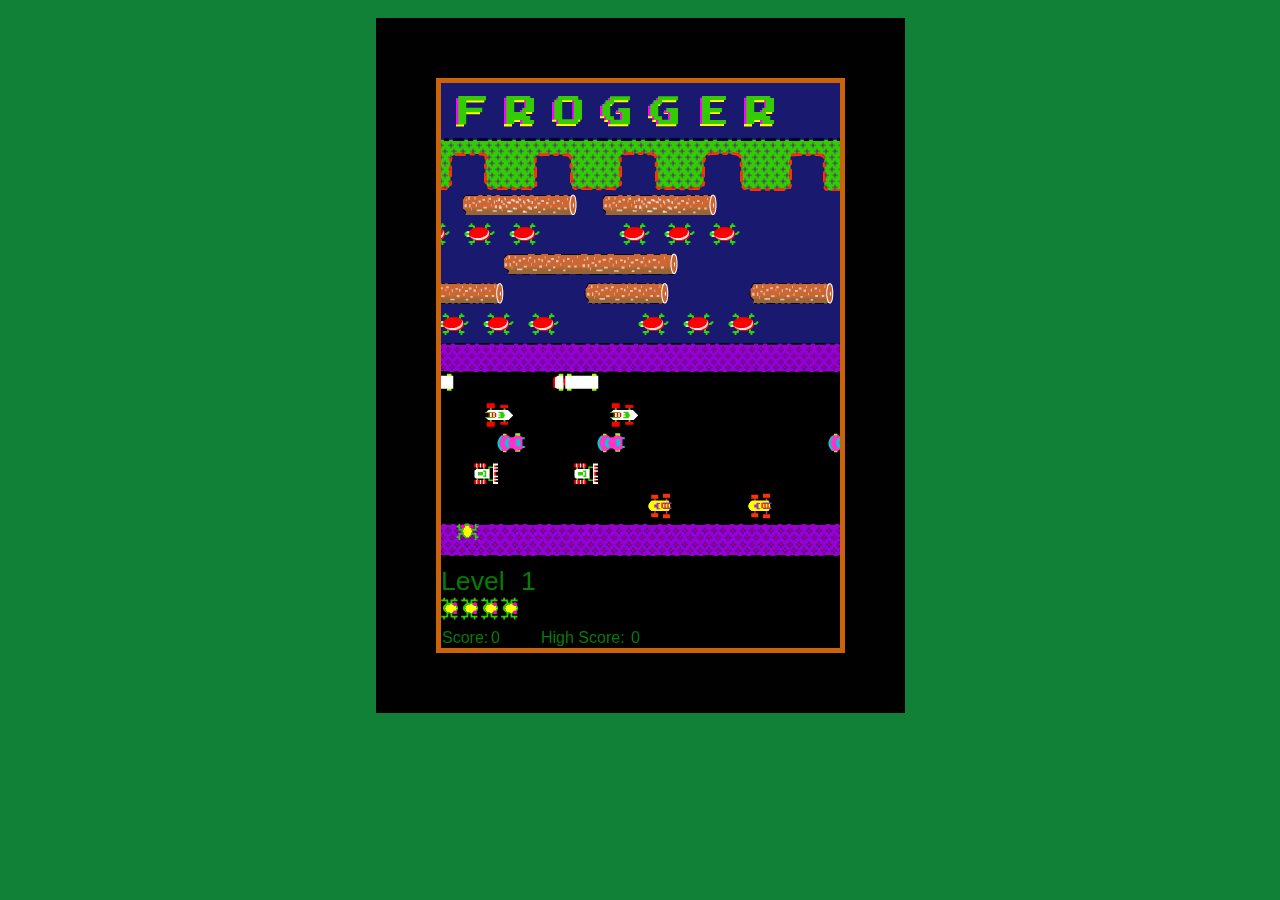
<file: frogger/index.html>
<!DOCTYPE html>
<html>

<head>
	<meta http-equiv="Content-Type" content="text/html; charset=ISO-8859-1">
	<title>Frogger</title>
	<link rel="stylesheet" href="style.css">
	<script src="game.js"></script>
</head>

<body onload="start_game()">
	<div id="game_div">
		<canvas id="game" height="565" width="399"></canvas>
	</div>
</body>

</html>
</file>
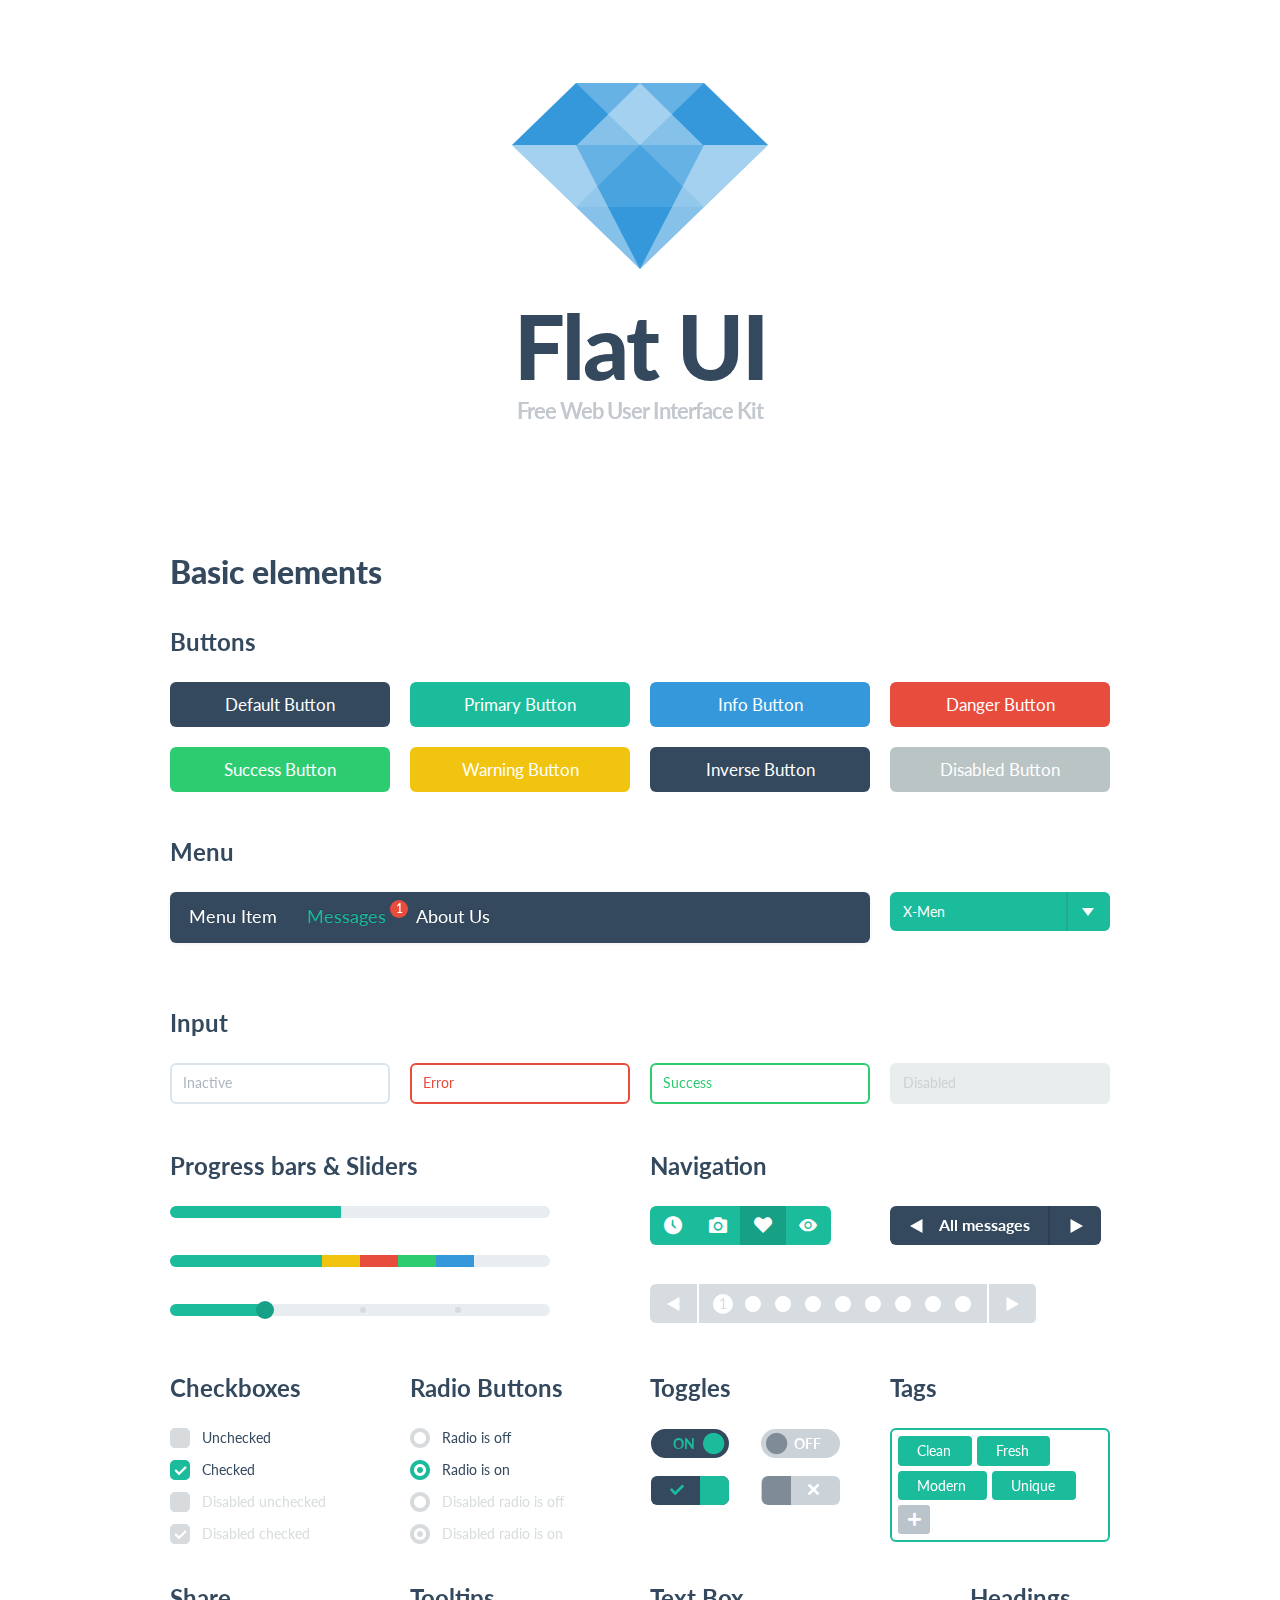
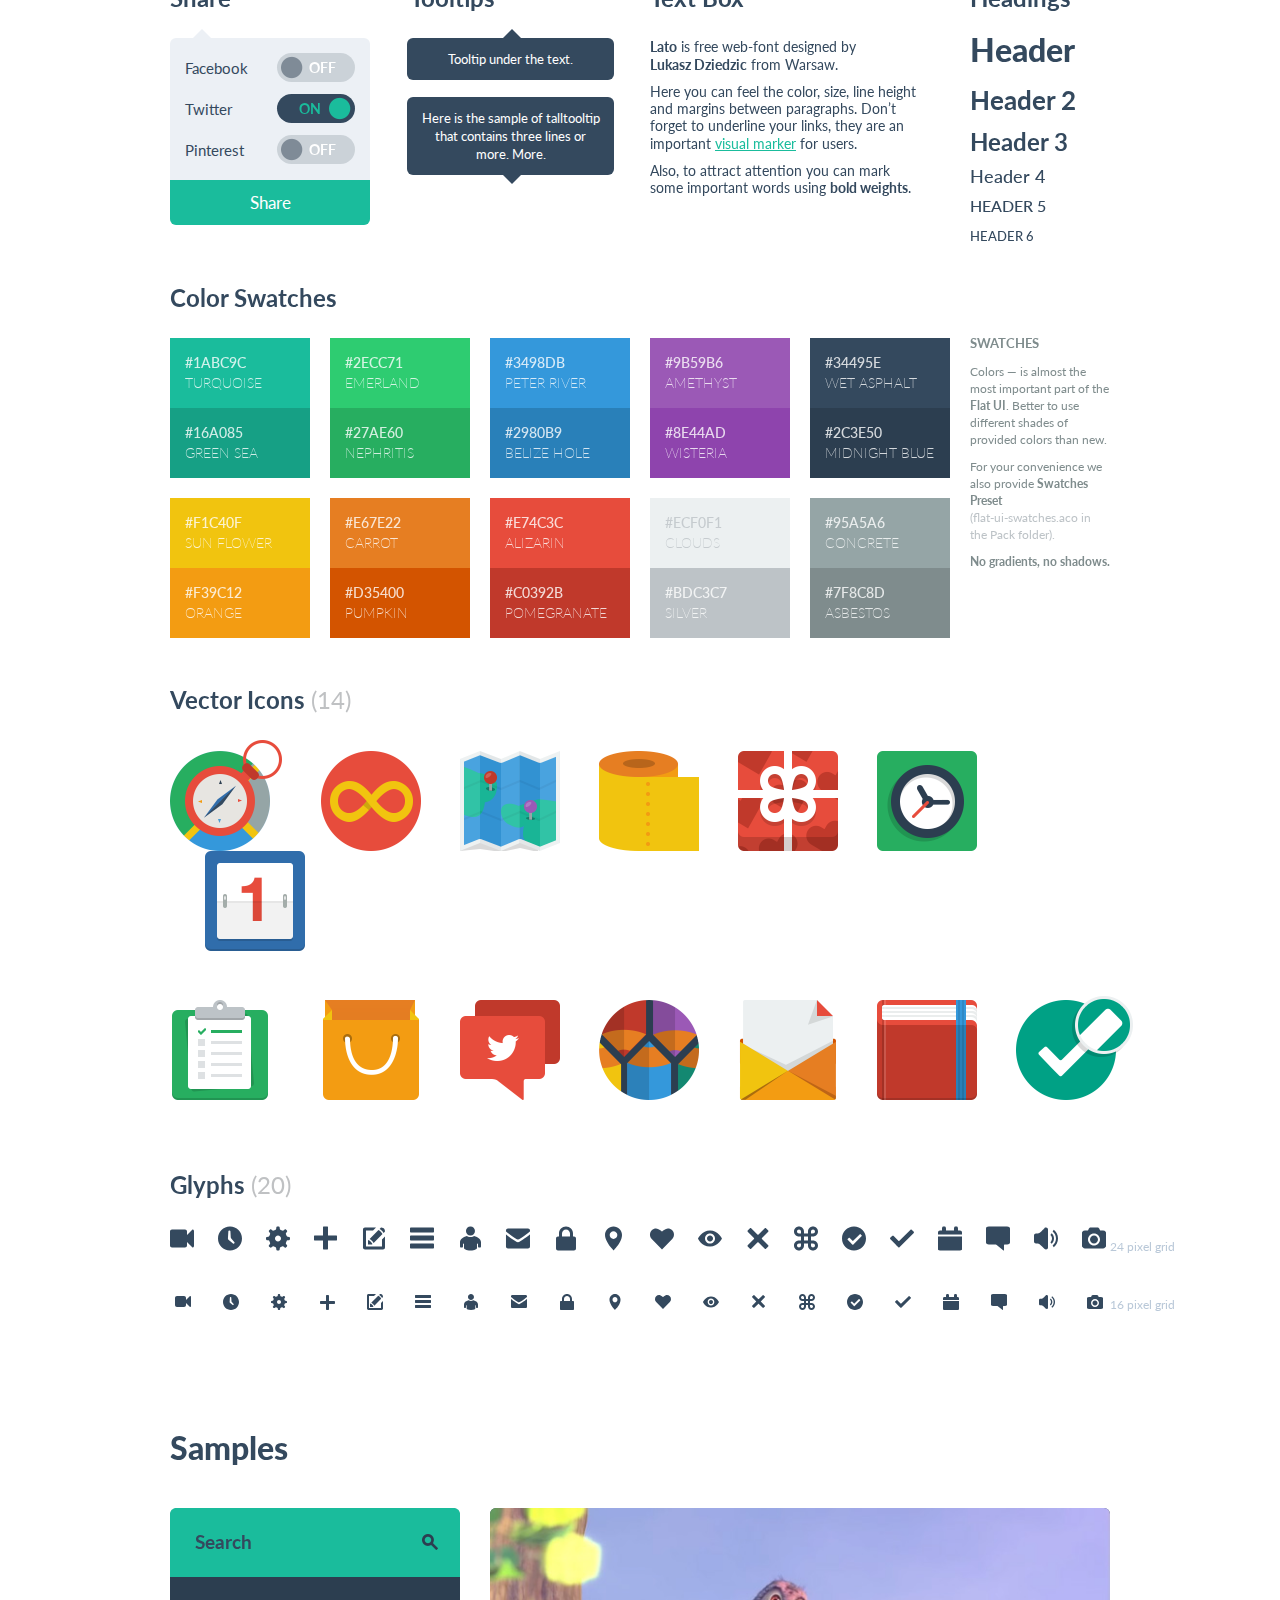
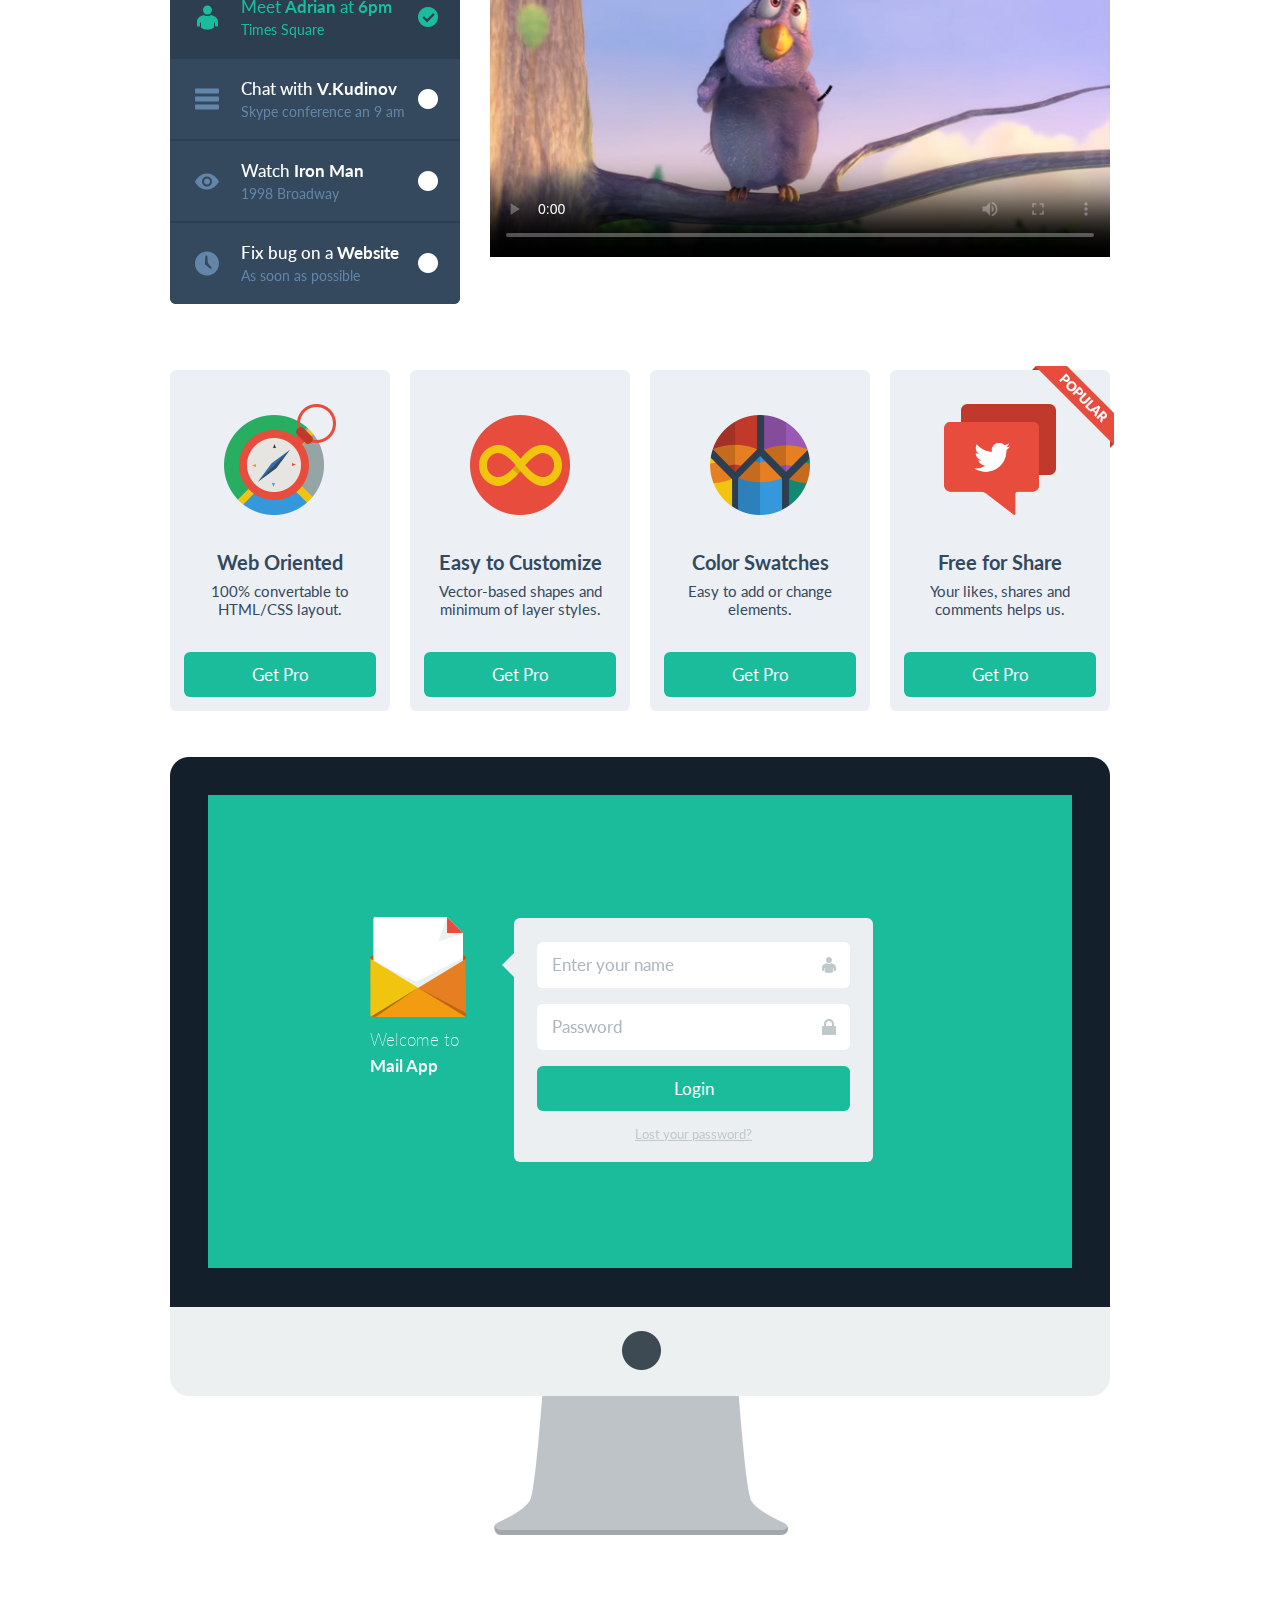
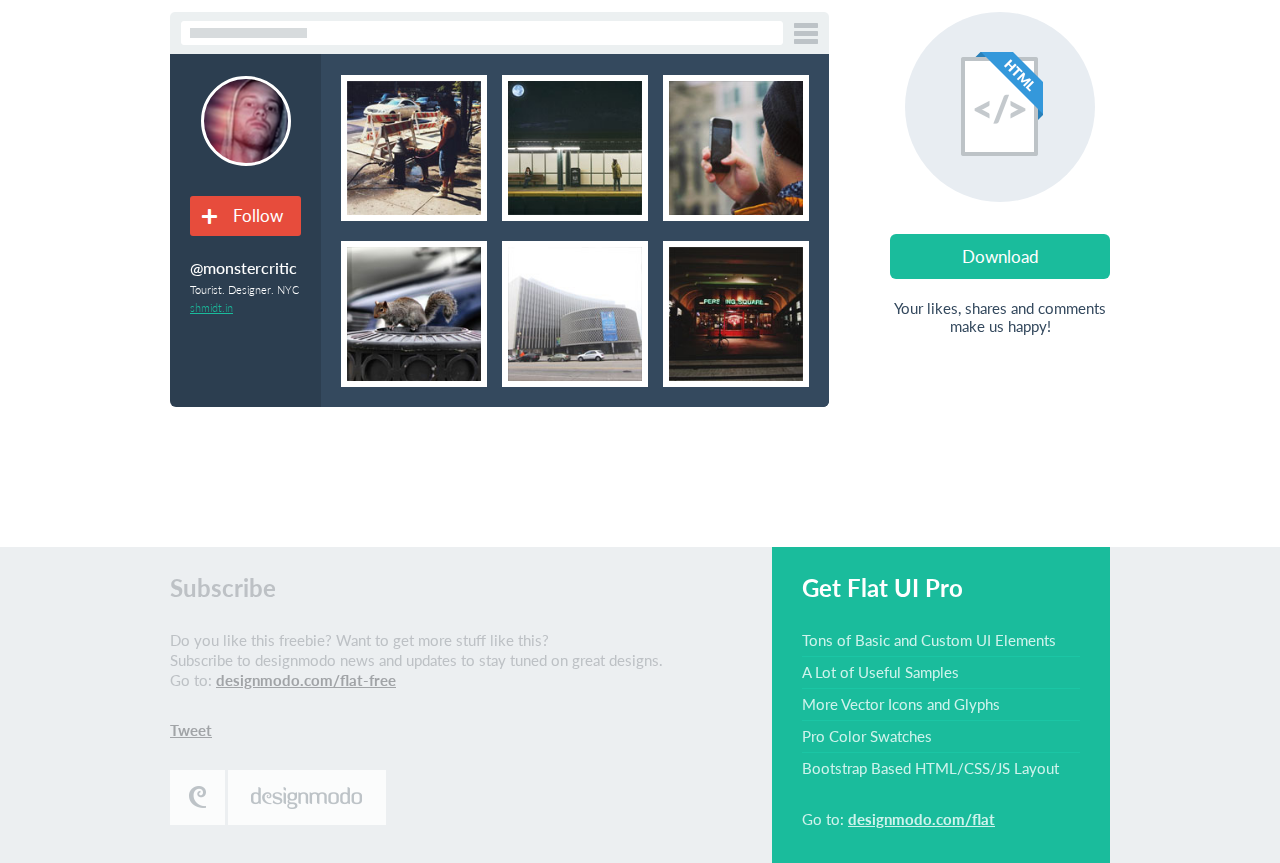
<file: security/Flat-UI-master/index.html>
<!DOCTYPE html>
<html lang="en">
  <head>
    <meta charset="utf-8">
    <title>Flat UI</title>
    <meta name="viewport" content="width=device-width, initial-scale=1.0">

    <!-- Loading Bootstrap -->
    <link href="css/bootstrap.css" rel="stylesheet">

    <!-- Loading Flat UI -->
    <link href="css/flat-ui.css" rel="stylesheet">
    <link rel="shortcut icon" href="images/favicon.ico">

    <!-- HTML5 shim, for IE6-8 support of HTML5 elements. All other JS at the end of file. -->
    <!--[if lt IE 9]>
      <script src="js/html5shiv.js"></script>
    <![endif]-->
  </head>
  <body>
    <div class="container">
      <div class="demo-headline">
        <h1 class="demo-logo">
          <div class="logo"></div>
          Flat UI
          <small>Free Web User Interface Kit</small>
        </h1>
      </div> <!-- /demo-headline -->

      <h1>Basic elements</h1>
      <h3 class="demo-panel-title">Buttons</h3>

      <div class="row demo-row">
        <div class="span3">
          <a href="#" class="btn btn-large btn-block">Default Button</a>
        </div>
        <div class="span3">
          <a href="#" class="btn btn-large btn-block btn-primary">Primary Button</a>
        </div>
        <div class="span3">
          <a href="#" class="btn btn-large btn-block btn-info">Info Button</a>
        </div>
        <div class="span3">
          <a href="#" class="btn btn-large btn-block btn-danger">Danger Button</a>
        </div>
      </div> <!-- /row -->

      <div class="row demo-row">
        <div class="span3">
          <a href="#" class="btn btn-large btn-block btn-success">Success Button</a>
        </div>
        <div class="span3">
          <a href="#" class="btn btn-large btn-block btn-warning">Warning Button</a>
        </div>
        <div class="span3">
          <a href="#" class="btn btn-large btn-block btn-inverse">Inverse Button</a>
        </div>
        <div class="span3">
          <a href="#" class="btn btn-large btn-block disabled">Disabled Button</a>
        </div>
      </div> <!-- /row -->

      <h3 class="demo-panel-title">Menu</h3>
      <div class="row demo-row">
        <div class="span9">
          <div class="navbar navbar-inverse">
            <div class="navbar-inner">
              <div class="container">
                <button type="button" class="btn btn-navbar" data-toggle="collapse" data-target=".nav-collapse">
                  <span class="icon-bar"></span>
                  <span class="icon-bar"></span>
                  <span class="icon-bar"></span>
                </button>
                <div class="nav-collapse collapse">
                  <ul class="nav">
                    <li>
                      <a href="#">
                        Menu Item
                        <span class="navbar-unread">1</span>
                      </a>
                    </li>
                    <li class="active">
                      <a href="#">
                        Messages
                        <span class="navbar-unread">1</span>
                      </a>
                      <ul>
                        <li><a href="#">Element One</a></li>
                        <li>
                          <a href="#">Sub menu</a>
                          <ul>
                            <li><a href="#">Element One</a></li>
                            <li><a href="#">Element Two</a></li>
                            <li><a href="#">Element Three</a></li>
                          </ul> <!-- /Sub menu -->
                        </li>
                        <li><a href="#">Element Three</a></li>
                      </ul> <!-- /Sub menu -->
                    </li>
                    <li>
                      <a href="#">
                        About Us
                        <span class="navbar-unread">1</span>
                      </a>
                    </li>
                  </ul>
                </div><!--/.nav-collapse -->
              </div>
            </div>
          </div>
        </div>
        <div class="span3">
          <select value="X-Men" class="span3" tabindex="1" name="herolist">
            <option value="0">Choose hero</option>
            <option value="1">Spider Man</option>
            <option value="2">Wolverine</option>
            <option value="3">Captain America</option>
            <option value="X-Men" selected="selected">X-Men</option>
            <option value="Crocodile">Crocodile</option>
          </select>
        </div>
      </div> <!-- /row -->

      <h3 class="demo-panel-title">Input</h3>
      <div class="row">
        <div class="span3">
          <input type="text" value="" placeholder="Inactive" class="span3" />
        </div>
        <div class="span3">
          <div class="control-group error">
            <input type="text" value="Error" class="span3" />
          </div>
        </div>
        <div class="span3">
          <div class="control-group success">
            <input type="text" value="Success" class="span3" />
          </div>
        </div>
        <div class="span3">
          <input type="text" value="Disabled" disabled="disabled" class="span3" />
        </div>
      </div> <!-- /row -->

      <div class="row">
        <div class="span5">
          <h3 class="demo-panel-title">Progress bars &amp; Sliders</h3>
          <div class="progress">
            <div class="bar" style="width: 45%;"></div>
          </div>
          <br/>
          <div class="progress">
            <div class="bar" style="width: 40%;"></div>
            <div class="bar bar-warning" style="width: 10%;"></div>
            <div class="bar bar-danger" style="width: 10%;"></div>
            <div class="bar bar-success" style="width: 10%;"></div>
            <div class="bar bar-info" style="width: 10%;"></div>
          </div>
          <br/>
          <div id="slider" class="ui-slider">
            <div class="ui-slider-segment"></div>
            <div class="ui-slider-segment"></div>
            <div class="ui-slider-segment"></div>
          </div>
        </div> <!-- /sliders -->

        <div class="span6 offset1">
          <h3 class="demo-panel-title">Navigation</h3>
          <div class="row demo-navigation">
            <div class="span3">
              <div class="btn-toolbar">
                <div class="btn-group">
                  <a class="btn btn-primary" href="#"><i class="fui-time-16"></i></a>
                  <a class="btn btn-primary" href="#"><i class="fui-camera-16"></i></a>
                  <a class="btn btn-primary active" href="#"><i class="fui-heart-16"></i></a>
                  <a class="btn btn-primary" href="#"><i class="fui-eye-16"></i></a>
                </div>
              </div> <!-- /toolbar -->
            </div>
            <div class="span3 demo-pager">
              <ul class="pager">
                <li class="previous">
                  <a href="#">
                    <img src="images/pager/previous.png" />
                    All messages
                  </a>
                </li>
                <!-- <li class="pager-center">Center</li> -->
                <li class="next">
                  <a href="#">
                    <img src="images/pager/next.png" />
                  </a>
                </li>
              </ul> <!-- /pager -->
            </div>
          </div> <!-- /demo-navigation -->

          <div class="pagination">
            <ul>
              <li class="previous"><a href="#"><img src="images/pager/previous.png" /></a></li>
              <li class="active"><a href="#">1</a></li>
              <li><a href="#">2</a></li>
              <li><a href="#">3</a></li>
              <li><a href="#">4</a></li>
              <li><a href="#">5</a></li>
              <li><a href="#">6</a></li>
              <li><a href="#">7</a></li>
              <li><a href="#">8</a></li>
              <li><a href="#">9</a></li>
              <li class="next"><a href="#"><img src="images/pager/next.png" /></a></li>
            </ul>
          </div>
        </div> <!-- /navigation -->
      </div> <!-- /row -->

      <div class="row">
        <div class="span3">
          <h3 class="demo-panel-title">Checkboxes</h3>
          <label class="checkbox" for="checkbox1">
            <input type="checkbox" value="" id="checkbox1">
            Unchecked
          </label>
          <label class="checkbox" for="checkbox2">
            <input type="checkbox" checked="checked" value="" id="checkbox2">
            Checked
          </label>

          <label class="checkbox" for="checkbox3">
            <input type="checkbox" value="" id="checkbox3" disabled="">
            Disabled unchecked
          </label>
          <label class="checkbox" for="checkbox4">
            <input type="checkbox" checked="checked" value="" id="checkbox4" disabled="">
            Disabled checked
          </label>
        </div> <!-- /checkboxes span3 -->

        <div class="span3">
          <h3 class="demo-panel-title">Radio Buttons</h3>
          <label class="radio">
            <input type="radio" name="optionsRadios" id="optionsRadios1" value="option1">
            Radio is off
          </label>
          <label class="radio">
            <input type="radio" name="optionsRadios" id="optionsRadios2" value="option1" checked="">
            Radio is on
          </label>

          <label class="radio">
            <input type="radio" name="optionsRadiosDisabled" id="optionsRadios3" value="option2" disabled="">
            Disabled radio is off
          </label>
          <label class="radio">
            <input type="radio" name="optionsRadiosDisabled" id="optionsRadios4" value="option2" checked="" disabled="">
            Disabled radio is on
          </label>
        </div> <!-- /radios span3 -->

        <div class="span3">
          <h3 class="demo-panel-title">Toggles</h3>

          <table width="100%">
            <tr>
              <td width="50%">
                <div class="toggle">
                  <label class="toggle-radio" for="toggleOption2">ON</label>
                  <input type="radio" name="toggleOptions" id="toggleOption1" value="option1" checked="checked">
                  <label class="toggle-radio" for="toggleOption1">OFF</label>
                  <input type="radio" name="toggleOptions" id="toggleOption2" value="option2">
                </div>
              </td>

              <td>
                <div class="toggle">
                  <label class="toggle-radio" for="toggleOption4">ON</label>
                  <input type="radio" name="toggleOptions2" id="toggleOption3" value="option3">
                  <label class="toggle-radio" for="toggleOption3">OFF</label>
                  <input type="radio" name="toggleOptions2" id="toggleOption4" value="option4" checked="checked">
                </div>
              </td>
            </tr>
            <tr>
              <td>
                <div class="toggle toggle-icon">
                  <label class="toggle-radio fui-checkmark-16" for="toggleOption6"></label>
                  <input type="radio" name="toggleOptions3" id="toggleOption5" value="option5" checked="checked">
                  <label class="toggle-radio fui-cross-16" for="toggleOption5"></label>
                  <input type="radio" name="toggleOptions3" id="toggleOption6" value="option6">
                </div>
              </td>

              <td>
                <div class="toggle toggle-icon">
                  <label class="toggle-radio fui-checkmark-16" for="toggleOption8"></label>
                  <input type="radio" name="toggleOptions4" id="toggleOption7" value="option7">
                  <label class="toggle-radio fui-cross-16" for="toggleOption7"></label>
                  <input type="radio" name="toggleOptions4" id="toggleOption8" value="option8" checked="checked">
                </div>
              </td>
            </tr>
          </table>
        </div> <!-- /toggles span3 -->

        <div class="span3">
          <h3 class="demo-panel-title">Tags</h3>
          <input name="tagsinput" id="tagsinput" class="tagsinput" value="Clean,Fresh,Modern,Unique" />
        </div>
      </div> <!-- /row -->

      <div class="row">
        <div class="span3">
          <h3 class="demo-panel-title">Share</h3>
          <div class="share mrl">
            <ul>
              <li>
                <label class="share-label" for="share-toggle2">Facebook</label>
                <div class="toggle">
                  <label class="toggle-radio" for="share-toggle2">ON</label>
                  <input type="radio" name="share-toggles" id="share-toggle2" value="toggle1">
                  <label class="toggle-radio" for="share-toggle1">OFF</label>
                  <input type="radio" name="share-toggles" id="share-toggle1" value="toggle2" checked="checked">
                </div>
              </li>
              <li>
                <label class="share-label" for="share-toggle4">Twitter</label>
                <div class="toggle">
                  <label class="toggle-radio" for="share-toggle4">ON</label>
                  <input type="radio" name="share-toggles2" id="share-toggle4" value="toggle1" checked="checked">
                  <label class="toggle-radio" for="share-toggle3">OFF</label>
                  <input type="radio" name="share-toggles2" id="share-toggle3" value="toggle2">
                </div>
              </li>
              <li>
                <label class="share-label" for="share-toggle6">Pinterest</label>
                <div class="toggle">
                  <label class="toggle-radio" for="share-toggle6">ON</label>
                  <input type="radio" name="share-toggles3" id="share-toggle6" value="toggle1">
                  <label class="toggle-radio" for="share-toggle5">OFF</label>
                  <input type="radio" name="share-toggles3" id="share-toggle5" value="toggle2" checked="checked">
                </div>
              </li>
            </ul>
            <a href="#" class="btn btn-primary btn-block btn-large">Share</a>
          </div> <!-- /share -->
        </div>

        <div class="span3">
          <div class="demo-tooltips">
            <h3 class="demo-panel-title">Tooltips</h3>
            <p align="center" data-toggle="tooltip" data-placement="bottom" title="Tooltip under the text."></p>
            <p align="center" data-toggle="tooltip" title="Here is the sample of talltooltip that contains three lines or more. More."></p>
          </div>
        </div> <!-- /span3 with tooltips -->

        <div class="span4">
          <div class="demo-text-box prl">
            <h3 class="demo-panel-title">Text Box</h3>
            <p><strong>Lato</strong> is free web-font designed by <strong>Lukasz&nbsp;Dziedzic</strong> from Warsaw.</p>
            <p>Here you can feel the color, size, line height and margins between paragraphs. Don’t forget to underline 
              your links, they are an important <a href="#">visual marker</a> for users.</p>
            <p>Also, to attract attention you can mark some&nbsp;important words using <strong>bold weights</strong>.</p>
          </div>
        </div> <!-- /text box -->

        <div class="span2">
          <h3 class="demo-panel-title demo-headings">Headings</h3>
          <h1>Header</h1>
          <h2>Header 2</h2>
          <h3>Header 3</h3>
          <h4>Header 4</h4>
          <h5>Header 5</h5>
          <h6>Header 6</h6>
        </div> <!-- /headings -->
      </div> <!-- /row -->

      <div class="row">
        <div class="span10">
          <h3 class="demo-panel-title">Color Swatches</h3>
          <div class="row mbl">
            <div class="span2">
              <dl class="palette palette-firm">
                <dt>#1abc9c</dt>
                <dd>Turquoise</dd>
              </dl>
              <dl class="palette palette-firm-dark">
                <dt>#16a085</dt>
                <dd>Green sea</dd>
              </dl>
            </div>

            <div class="span2">
              <dl class="palette palette-success">
                <dt>#2ecc71</dt>
                <dd>Emerland</dd>
              </dl>
              <dl class="palette palette-success-dark">
                <dt>#27ae60</dt>
                <dd>Nephritis</dd>
              </dl>
            </div>

            <div class="span2">
              <dl class="palette palette-info">
                <dt>#3498db</dt>
                <dd>Peter river</dd>
              </dl>
              <dl class="palette palette-info-dark">
                <dt>#2980b9</dt>
                <dd>Belize hole</dd>
              </dl>
            </div>

            <div class="span2">
              <dl class="palette palette-amethyst">
                <dt>#9b59b6</dt>
                <dd>Amethyst</dd>
              </dl>
              <dl class="palette palette-wisteria">
                <dt>#8e44ad</dt>
                <dd>Wisteria</dd>
              </dl>
            </div>

            <div class="span2">
              <dl class="palette palette-night">
                <dt>#34495e</dt>
                <dd>Wet asphalt</dd>
              </dl>
              <dl class="palette palette-night-dark">
                <dt>#2c3e50</dt>
                <dd>Midnight blue</dd>
              </dl>
            </div>
          </div> <!-- /color swatches -->

          <div class="row mbl">
            <div class="span2">
              <dl class="palette palette-bright">
                <dt>#f1c40f</dt>
                <dd>Sun flower</dd>
              </dl>
              <dl class="palette palette-bright-dark">
                <dt>#f39c12</dt>
                <dd>Orange</dd>
              </dl>
            </div>

            <div class="span2">
              <dl class="palette palette-carrot">
                <dt>#e67e22</dt>
                <dd>Carrot</dd>
              </dl>
              <dl class="palette palette-pumpkin">
                <dt>#d35400</dt>
                <dd>Pumpkin</dd>
              </dl>
            </div>

            <div class="span2">
              <dl class="palette palette-alizarin">
                <dt>#e74c3c</dt>
                <dd>Alizarin</dd>
              </dl>
              <dl class="palette palette-pomegranate">
                <dt>#c0392b</dt>
                <dd>Pomegranate</dd>
              </dl>
            </div>

            <div class="span2">
              <dl class="palette palette-clouds">
                <dt>#ecf0f1</dt>
                <dd>Clouds</dd>
              </dl>
              <dl class="palette palette-silver">
                <dt>#bdc3c7</dt>
                <dd>Silver</dd>
              </dl>
            </div>

            <div class="span2">
              <dl class="palette palette-concrete">
                <dt>#95a5a6</dt>
                <dd>Concrete</dd>
              </dl>
              <dl class="palette palette-asbestos">
                <dt>#7f8c8d</dt>
                <dd>Asbestos</dd>
              </dl>
            </div>
          </div> <!-- /color swatches -->
        </div>

        <div class="span2">
          <h3 class="demo-panel-title">&nbsp;</h3>
          <h6 class="palette-headline">SWATCHES</h6>
          <p class="palette-paragraph">
            Colors &mdash; is almost the most important part of the <strong>Flat UI</strong>. Better to use different shades of provided colors than new.
          </p>
          <p class="palette-paragraph">
            For your convenience we also provide <strong>Swatches Preset</strong> <span>(flat&#8209;ui&#8209;swatches.aco in the Pack folder).</span>
          </p>
          <p class="palette-paragraph">
            <strong>No gradients, no shadows.</strong>
          </p>
        </div> <!-- /swatches desc -->
      </div> <!-- /swatches row -->

      <h3 class="demo-panel-title">Vector Icons <small>(14)</small></h3>
      <div class="demo-illustrations">
        <img src="images/illustrations/compass.png" class="big-illustration" src="" />
        <img src="images/illustrations/infinity.png" src="" />
        <img src="images/illustrations/map.png" src="" />
        <img src="images/illustrations/paper.png" src="" />
        <img src="images/illustrations/gift.png" src="" />
        <img src="images/illustrations/time.png" src="" />
        <img src="images/illustrations/calendar.png" src="" />
      </div>
      <div class="demo-illustrations">
        <img src="images/illustrations/clipboard.png" class="big-illustration-pusher" src="" />
        <img src="images/illustrations/bag.png" src="" />
        <img src="images/illustrations/share.png" src="" />
        <img src="images/illustrations/colors.png" src="" />
        <img src="images/illustrations/mail.png" src="" />
        <img src="images/illustrations/book.png" src="" />
        <img src="images/illustrations/retina.png" class="big-retina-illustration" src="" />
      </div>

      <div class="demo-icons">
        <h3 class="demo-panel-title">Glyphs <small>(20)</small></h3>
        <div class="demo-icons-24">
          <span class="fui-video-24"></span>
          <span class="fui-time-24"></span>
          <span class="fui-settings-24"></span>
          <span class="fui-plus-24"></span>
          <span class="fui-new-24"></span>
          <span class="fui-menu-24"></span>
          <span class="fui-man-24"></span>
          <span class="fui-mail-24"></span>
          <span class="fui-lock-24"></span>
          <span class="fui-location-24"></span>
          <span class="fui-heart-24"></span>
          <span class="fui-eye-24"></span>
          <span class="fui-cross-24"></span>
          <span class="fui-cmd-24"></span>
          <span class="fui-checkround-24"></span>
          <span class="fui-checkmark-24"></span>
          <span class="fui-calendar-24"></span>
          <span class="fui-bubble-24"></span>
          <span class="fui-volume-24"></span>
          <span class="fui-camera-24"></span>
          <span class="demo-icons-tooltip">24 pixel grid</span>
        </div>

        <div class="demo-icons-16">
          <span class="fui-video-16"></span>
          <span class="fui-time-16"></span>
          <span class="fui-settings-16"></span>
          <span class="fui-plus-16"></span>
          <span class="fui-new-16"></span>
          <span class="fui-menu-16"></span>
          <span class="fui-man-16"></span>
          <span class="fui-mail-16"></span>
          <span class="fui-lock-16"></span>
          <span class="fui-location-16"></span>
          <span class="fui-heart-16"></span>
          <span class="fui-eye-16"></span>
          <span class="fui-cross-16"></span>
          <span class="fui-cmd-16"></span>
          <span class="fui-checkround-16"></span>
          <span class="fui-checkmark-16"></span>
          <span class="fui-calendar-16"></span>
          <span class="fui-bubble-16"></span>
          <span class="fui-volume-16"></span>
          <span class="fui-camera-16"></span>
          <span class="demo-icons-tooltip">16 pixel grid</span>
        </div>
      </div> <!-- /icon font row -->

      <h1 class="mbl pbl">Samples</h1>
      <div class="row demo-samples">
        <div class="span4">
          <div class="todo mrm">
            <div class="todo-search">
              <input class="todo-search-field" type="search" value="" placeholder="Search" />
            </div>
            <ul>
              <li class="todo-done">
                <div class="todo-icon fui-man-24"></div>
                <div class="todo-content">
                  <h4 class="todo-name">
                    Meet <strong>Adrian</strong> at <strong>6pm</strong>
                  </h4>
                  Times Square
                </div>
              </li>

              <li>
                <div class="todo-icon fui-menu-24"></div>
                <div class="todo-content">
                  <h4 class="todo-name">
                    Chat with <strong>V.Kudinov</strong>
                  </h4>
                  Skype conference an 9 am
                </div>
              </li>

              <li>
                <div class="todo-icon fui-eye-24"></div>
                <div class="todo-content">
                  <h4 class="todo-name">
                    Watch <strong>Iron Man</strong>
                  </h4>
                  1998 Broadway
                </div>
              </li>

              <li>
                <div class="todo-icon fui-time-24"></div>
                <div class="todo-content">
                  <h4 class="todo-name">
                    Fix bug on a <strong>Website</strong>
                  </h4>
                  As soon as possible
                </div>
              </li>
            </ul>
          </div>
        </div> <!-- /todo list -->

        <div class="span8 demo-video">
          <!--[if !IE]> -->
            <video class="video-js" controls
              preload="auto" width="620" height="349" poster="images/video/poster.jpg" data-setup="{}">
              <source src="http://iurevych.github.com/Flat-UI-videos/big_buck_bunny.mp4" type="video/mp4">
              <source src="http://iurevych.github.com/Flat-UI-videos/big_buck_bunny.webm" type="video/webm">
            </video>
          <!-- <![endif]-->

          <!--[if IE]>
            <video class="video-js" controls
              preload="auto" width="620" height="256" poster="http://video-js.zencoder.com/oceans-clip.jpg" data-setup="{}">
              <source src="http://video-js.zencoder.com/oceans-clip.mp4" type='video/mp4'/>
              <source src="http://video-js.zencoder.com/oceans-clip.webm" type='video/webm'/>
            </video>
          <![endif]-->
        </div> <!-- /video -->
      </div>

      <div class="row demo-tiles">
        <div class="span3">
          <div class="tile">
            <img class="tile-image big-illustration" alt="" src="images/illustrations/compass.png" />
            <h3 class="tile-title">Web Oriented</h3>
            <p>100% convertable to HTML/CSS layout.</p>
            <a class="btn btn-primary btn-large btn-block" href="#">Get Pro</a>
          </div>
        </div>

        <div class="span3">
          <div class="tile">
            <img class="tile-image" alt="" src="images/illustrations/infinity.png" />
            <h3 class="tile-title">Easy to Customize</h3>
            <p>Vector-based shapes and minimum of layer styles.</p>
            <a class="btn btn-primary btn-large btn-block" href="#">Get Pro</a>
          </div>
        </div>

        <div class="span3">
          <div class="tile">
            <img class="tile-image" alt="" src="images/illustrations/colors.png" />
            <h3 class="tile-title">Color Swatches</h3>
            <p>Easy to add or change elements. </p>
            <a class="btn btn-primary btn-large btn-block" href="#">Get Pro</a>
          </div>
        </div>

        <div class="span3">
          <div class="tile tile-hot">
            <img class="tile-image big-illustration" alt="" src="images/illustrations/share.png" />
            <h3 class="tile-title">Free for Share</h3>
            <p>Your likes, shares and comments helps us.</p>
            <a class="btn btn-primary btn-large btn-block" href="#">Get Pro</a>
          </div>

        </div>
      </div> <!-- /tiles -->

      <div class="login">
        <div class="login-screen">
          <div class="login-icon">
            <img src="images/login/icon.png" alt="Welcome to Mail App" />
            <h4>Welcome to <small>Mail App</small></h4>
          </div>

          <div class="login-form">
            <div class="control-group">
              <input type="text" class="login-field" value="" placeholder="Enter your name" id="login-name" />
              <label class="login-field-icon fui-man-16" for="login-name"></label>
            </div>

            <div class="control-group">
              <input type="password" class="login-field" value="" placeholder="Password" id="login-pass" />
              <label class="login-field-icon fui-lock-16" for="login-pass"></label>
            </div>

            <a class="btn btn-primary btn-large btn-block" href="#">Login</a>
            <a class="login-link" href="#">Lost your password?</a>
          </div>
        </div>
      </div>

      <div class="row">
        <div class="span9">
          <div class="demo-browser">
            <div class="demo-browser-side">
              <div class="demo-browser-author"></div>
              <div class="demo-browser-action">
                <a class="btn btn-danger btn-large btn-block" href="http://twitter.com/monstercritic" target="_blank">
                  Follow
                </a>
              </div>
              <h5>@monstercritic</h5>
              <h6>
                Tourist. Designer. NYC
                <a href="http://shmidt.in" target="_blank">shmidt.in</a>
              </h6>
            </div>
            <div class="demo-browser-content">
              <img src="images/demo/browser-pic-1.jpg" alt="" />
              <img src="images/demo/browser-pic-2.jpg" alt="" />
              <img src="images/demo/browser-pic-3.jpg" alt="" />
              <img src="images/demo/browser-pic-4.jpg" alt="" />
              <img src="images/demo/browser-pic-5.jpg" alt="" />
              <img src="images/demo/browser-pic-6.jpg" alt="" />
            </div>
          </div>
        </div>

        <div class="span3">
          <div class="demo-download">
            <img src="images/demo/html-icon.png" src="Free PSD" />
          </div>

          <a href="https://github.com/designmodo/Flat-UI/archive/master.zip" class="btn btn-primary btn-large btn-block">Download</a>

          <p class="demo-download-text">Your likes, shares and comments make us happy!</p>
        </div>
      </div> <!-- /download area -->

    </div> <!-- /container -->

    <footer>
      <div class="container">
        <div class="row">
          <div class="span7">
            <h3 class="footer-title">Subscribe</h3>
            <p>Do you like this freebie? Want to get more stuff like this?<br/>
              Subscribe to designmodo news and updates to stay tuned on great designs.<br/>
              Go to: <a href="http://designmodo.com/flat-free" target="_blank">designmodo.com/flat-free</a>
            </p>

            <p class="pvl">
              <a href="https://twitter.com/share" class="twitter-share-button" data-url="http://designmodo.com/flat-free/" data-text="Flat UI Free - PSD&amp;HTML User Interface Kit" data-via="designmodo" data-size="large">Tweet</a>
              <script>!function(d,s,id){var js,fjs=d.getElementsByTagName(s)[0];if(!d.getElementById(id)){js=d.createElement(s);js.id=id;js.src="//platform.twitter.com/widgets.js";fjs.parentNode.insertBefore(js,fjs);}}(document,"script","twitter-wjs");</script>
            </p>

            <a class="footer-brand" href="http://designmodo.com" target="_blank">
              <img src="images/footer/logo.png" alt="Designmodo.com" />
            </a>
          </div> <!-- /span8 -->

          <div class="span5">
            <div class="footer-banner">
              <h3 class="footer-title">Get Flat UI Pro</h3>
              <ul>
                <li>Tons of Basic and Custom UI Elements</li>
                <li>A Lot of Useful Samples</li>
                <li>More Vector Icons and Glyphs</li>
                <li>Pro Color Swatches</li>
                <li>Bootstrap Based HTML/CSS/JS Layout</li>
              </ul>
              Go to: <a href="http://designmodo.com/flat" target="_blank">designmodo.com/flat</a>
            </div>
          </div>
        </div>
      </div>
    </footer>

    <!-- Load JS here for greater good =============================-->
    <script src="js/jquery-1.8.2.min.js"></script>
    <script src="js/jquery-ui-1.10.0.custom.min.js"></script>
    <script src="js/jquery.dropkick-1.0.0.js"></script>
    <script src="js/custom_checkbox_and_radio.js"></script>
    <script src="js/custom_radio.js"></script>
    <script src="js/jquery.tagsinput.js"></script>
    <script src="js/bootstrap-tooltip.js"></script>
    <script src="js/jquery.placeholder.js"></script>
    <script src="http://vjs.zencdn.net/c/video.js"></script>
    <script src="js/application.js"></script>
    <!--[if lt IE 8]>
      <script src="js/icon-font-ie7.js"></script>
      <script src="js/icon-font-ie7-24.js"></script>
    <![endif]-->
  </body>
</html>
</file>
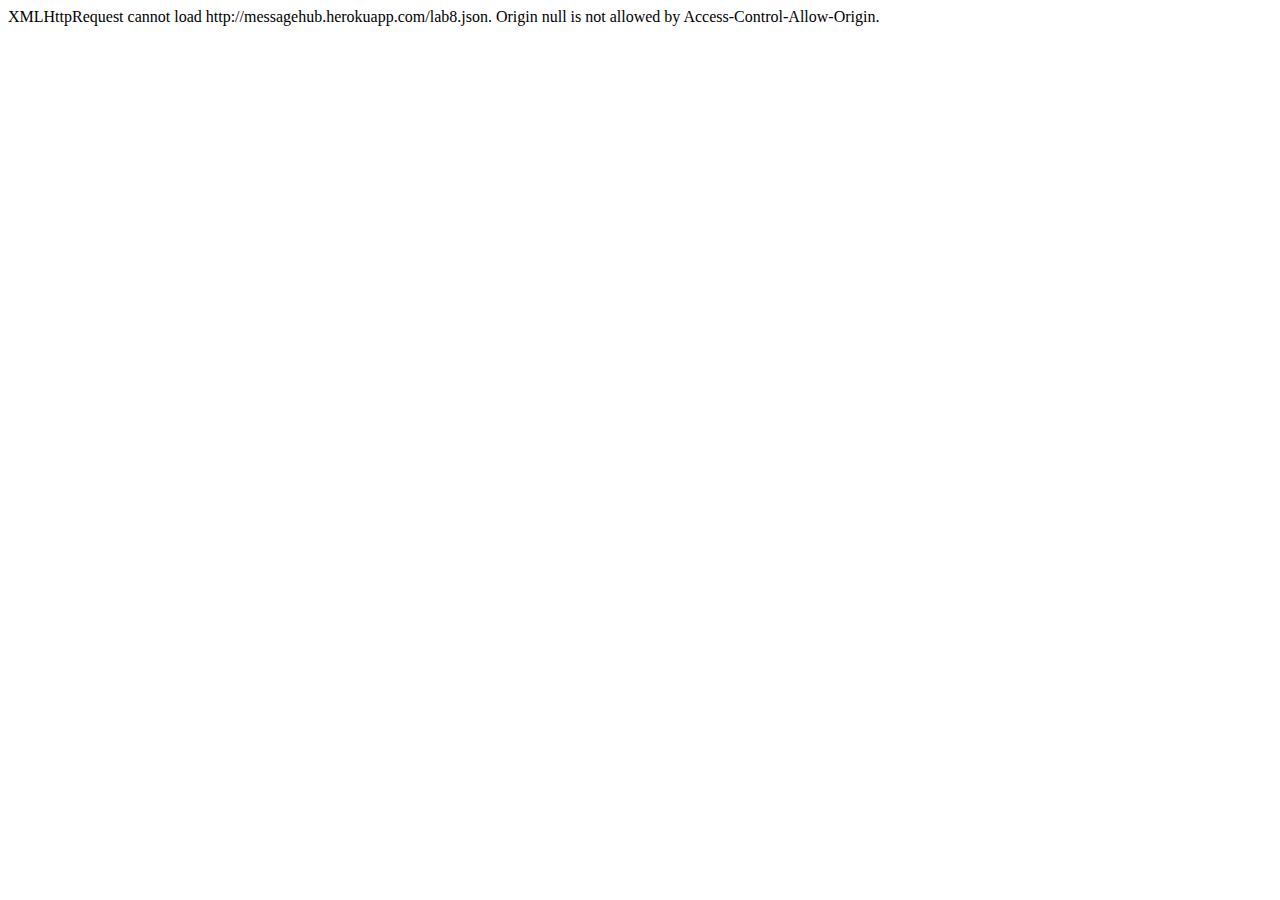
<file: jobs/jobs.html>
<!DOCTYPE html>

<html>

<head>
<title>Friends of Ming Chow Jobs Listing</title>
<script>
	var request;

	function init() {
		//Check if browser is IE or non-IE
		try {
			request = new XMLHttpRequest();
		}
		catch (ms1) {
			try {
 	   			request = new ActiveXObject("Msxml2.XMLHTTP");
  			}
  			catch (ms2) {
    			try {
      				request = new ActiveXObject("Microsoft.XMLHTTP");
    			}
    			catch (ex) {
      				request = null;
    			}
  			}
		}
		if (request == null) {
  			alert("Error creating request object --Ajax not supported?");
		}

		// Set up, execute, and handle the request
		request.onreadystatechange = parse;
		request.open("GET", "http://messagehub.herokuapp.com/lab8.json", true);
		request.send();

	}

	function parse() {
		if (request.readyState == 4 && request.status == 200) {
			str = request.responseText;
			//str = '[{"company":"Juniper Networks","created_at":"2013-02-11T20:38:52Z","description":"We are seeking interns to work in our Westford, MA corporate location in the area of network\\r\\nvirtualization and simulation working on various projects in the Junosphere engineering team.\\r\\nJunosphere is a unique cloud-based, virtualization environment where multiple virtual network devices\\r\\ncan be connected and configured to create network topologies. In this role, you will gain valuable\\r\\nhands-on experience in software development, large-scale networking environments, virtualization and\\r\\nsoftware reliability methodologies.","id":2,"location":"Westford, MA","position":"Intern: Software Engineer for Junosphere","posting_url":"","requirements":"- Hands-on experience working with switches, routers and firewalls\\r\\n- Good understanding of TCP/IP fundamentals and commonly used routing protocols (OSPF, BGP) \\u2013 (CS\\r\\n3516 Computer Networks or equivalent is a requirement)\\r\\n- Some experience using GNS3-Dynamips is a plus\\r\\n- LAN and WAN troubleshooting skills\\r\\n- Excellent documentation skills\\r\\n- Strong communication, interpersonal and organizational skills.\\r\\n- Able to work well independently and on a team, self-starter experience a plus as these projects are\\r\\nshort in time and small in scope\\r\\n- Scripting and programming expertise","responsibilities":"-Use the virtual capabilities of Junosphere to build proof-of-concept topology labs to demonstrate\\r\\nperformance and features of diverse network elements and tools inside the Junosphere ecosystem\\r\\n- Operational Test and Documentation of developed topologies\\r\\n- Syntax update of legacy topologies","updated_at":"2013-02-11T20:38:52Z"},{"company":"Juniper Networks","created_at":"2013-02-11T20:46:53Z","description":"We are seeking interns to work in our Westford, MA corporate location in the area of network\\r\\nvirtualization and simulation working on various projects in the Junosphere engineering team.\\r\\nJunosphere is a unique cloud-based, virtualization environment where multiple virtual network devices\\r\\ncan be connected and configured to create network topologies. In this role, you will gain valuable\\r\\nhands-on experience in software development, large-scale networking environments, virtualization and\\r\\nsoftware quality and reliability measurements.","id":3,"location":"Westford, MA","position":"Software Engineering Intern","posting_url":"","requirements":"Minimum 1 year of experience working with switches, routers and firewalls\\r\\n\\u2022 Good scripting and programming expertise in Perl, Java, Javascript, or python\\r\\n\\u2022 Some understanding of TCP/IP fundamentals and commonly used routing protocols (OSPF, BGP).\\r\\n\\u2022 Must have good LAN and WAN troubleshooting skills.\\r\\n\\u2022 Familiarity with Unix and related tools\\r\\n\\u2022 Excellent documentation skills.\\r\\n\\u2022 Strong communication, interpersonal and organizational skills.\\r\\n\\u2022 Able to work well independently and on a team, self-starter experience a plus as these projects are\\r\\nshort in time and small in scope.","responsibilities":"\\u2022 Implementation of various algorithms for mapping real-world networks and traffic patterns to the\\r\\nvirtualized environment.","updated_at":"2013-02-11T20:46:53Z"},{"company":"Apple, Inc.","created_at":"2013-02-11T23:51:19Z","description":"We are looking for CS candidates with a *nix background, familiarity with scripting languages and a strong propensity to learn, along with the standard CS background ( e.g. Data Structures & Algo, etc. ). ","id":4,"location":"Cupertino, CA","position":"Summer Internship","posting_url":"","requirements":"","responsibilities":"","updated_at":"2013-02-11T23:51:19Z"},{"company":"Demiurge Studios","created_at":"2013-02-11T23:53:53Z","description":"Located steps from central sq, we are working on original and contract titles on everything from iOS to the Wii U. ","id":5,"location":"Cambridge, MA","position":"Game Dev Internship","posting_url":"http://demiurgestudios.com/","requirements":"","responsibilities":"","updated_at":"2013-02-11T23:53:53Z"},{"company":"Tufts University","created_at":"2013-02-11T23:55:46Z","description":"The specialist will be responsible for developing automated security prevention, detection, and response capabilities. This potentially includes installing, configuring and optimizing security products such as IDS and SIEM tools. The creation of scripts to help disparate products communicate and correlate data is a large part of the role. Occasional response to security incidents may include obtaining logs, using search tools, documenting and enacting the appropriate response, and notifying impacted user support groups. There may be the opportunity to do forensic investigation in the case of a breach or other event.","id":6,"location":"Somerville, MA","position":"Part-Time Information Security Operations Specialist","posting_url":"https://wikis.uit.tufts.edu/confluence/display/guardit/Now+Hiring+-+Information+Security+Operations+Specialist","requirements":"This is considered an entry-level position. The following qualifications are desired but not mandatory. Experience with any single one of these areas is considered sufficient to apply.\\r\\n\\r\\nProgramming ability with python, ruby, PHP, Java, or .NET.\\r\\nFamiliarity with communication protocols such as ICMP, TCP, UDP, HTTP, SSL/TLS, DHCP, DNS, LDAP, SSH, etc.\\r\\nFamiliarity with Unix/Linux shell commands such as ls, cat, grep, more, less, head, tail, vi, ssh, scp, apt-get / yum, chmod, mv, cp.\\r\\nApplication security background with familiarity with SQL injection, buffer overflows, XSS and CSRF.\\r\\nNetwork security background with experience with Nessus, nmap, dns poisoning, rogue dhcp, and firewall configuration.\\r\\nSystem administration background able to set up and maintain hypervisors, linux, mac, and windows hosts, manage packages, and take snapshots and machine images.\\r\\nSoftware development, quality assurance, or information security coursework.\\r\\nComputer Science major.\\r\\nExperience as a Tufts On Line member or supervisor.","responsibilities":"","updated_at":"2013-02-11T23:55:46Z"},{"company":"Tufts University","created_at":"2013-02-11T23:58:19Z","description":"Enterprise Applications, a directorate within TTS, supports and enhances the efforts of the University in teaching and research. The department is comprised of client facing customer service professionals with experience in application development and support, project management, client/server and mainframe legacy systems management, database administration, systems administration and web development. Members of the Enterprise Applications department work with staff from each of the schools and central departments to define and develop appropriate technology in support of business requirements. ","id":7,"location":"Somerville, MA","position":"Senior Software Developer","posting_url":"https://2xrecruit.kenexa.com/kr/cc/jsp/public/EmailJobDetail.jsf?npi=665B137F6797C0F7213DE82547E92B47&rand=05D80091856AE924023208FC5012F75698DDC497C26E1575969E7A621BEEF933","requirements":"Bachelor\\u2019s degree in Computer Science or related field.\\r\\nFive plus (5+) years\\u2019 experience in developing and modifying Java-centric enterprise systems.\\r\\nGood foundational knowledge of and experience with open source projects, technologies and tools.\\r\\nExperience building loosely-coupled, service-oriented distributed systems in an agile development environment.\\r\\nLanguages/Platforms/Frameworks: Java/J2EE, Struts, MVC, JSP, Servlets, Spring, JPA, Hibernate, JUnit, log4j, SOA.\\r\\nCross-cutting standards: XML/XSL/XSD, X/HTML, web services (SOAP/WSDL, REST).\\r\\nWeb Development: AJAX, JavaScript, HTML, CSS.\\r\\nMiddleware: Apache web server, Tomcat, Jetty.\\r\\nDatabase solutions: Oracle or MySQL.\\r\\nTesting: experience with continuous integration and writing unit tests.\\r\\nIDEs and Development Tools: Eclipse (and a host of plug-ins), DVCS such as GIT and/or Mercurial.\\r\\nUnderstanding of secure design and coding practices.\\r\\nShould use experience and analysis to develop creative and innovative solutions. Research, present and/or make recommendations on technical issues.\\r\\nMust have commercial developer level discipline with respect to design closure, code cleanliness, unit tests, check-in/check-out process, and sensitivity to deployment dependencies with an eye on post deployment support issues.\\r\\nDemonstrated exceptional skills in oral and written communication (both technical and non-technical) and strong organizational and project management skills.\\r\\nGreat attention to detail; ability to summarize fully and concisely; strong interpersonal skills.\\r\\nPossess maturity in judgment, creativity, and ability to get along with widely diverse personalities while being able to maintain a high degree of confidentiality and integrity.\\r\\nMotivated, goal-oriented energetic self-starter comfortable in both an independent and team-oriented environment.\\r\\nInterest and aptitude to quickly learn and apply new technologies.\\r\\nAbility to independently organize and manage time effectively to meet goals of software delivery. Manage multiple tasks; ability to independently meet deadlines and maintain high level of productivity utilizing an iterative approach to development.","responsibilities":"Reporting directly to the Team Lead of Application Support, the Senior Software Developer position requires an experienced, senior-level Java programmer to work on a nationally recognized community source development project, the Kuali Coeus (KC) Research Administration System. In this capacity, the programmer, under minimal supervision, will develop, create, and modify general computer applications software or specialized utility programs according to standards and best practices. This position will also be responsible for analyzing user needs and for designing, developing, customizing, and maintaining Java programs within an application area, working individually or coordinating development across TTS directorates, as part of a team or acting as the technical project manager. In addition, they will be responsible for translating requirements gathered from clients into use case scenarios, functional specifications, and application architecture designs.","updated_at":"2013-02-11T23:58:19Z"},{"company":"Loopit","created_at":"2013-02-11T23:59:44Z","description":"At LoopIt (www.loopit.com), we are building a better way to shop online. Our conversation engine allows users to not just figure out what to buy, but more importantly who to talk to about making that decision and how to compare products. We are early-stage, VC-funded (Avalon Ventures and Redstar Ventures) and we have a growing client list of major retailers.\\r\\n \\r\\nWe are looking for a creative and energetic hacker to help prototype a next-gen e-commerce recommendation engine through a combination of open source and custom software. We are generating over 5M data points a day per retailer and many retailers, and they\\u2019re quite lonely. Come help us make sense of them.\\r\\n \\r\\nWe are based in Kendall Sq., about a 10-minute walk from Kendall. Our team includes the founders of Art Technology Group (NASDAQ:ATG), Endeca and Oxygen Media, as well as top technical talent from MIT Media Lab and TripAdvisor.\\r\\n\\r\\nIf interested, send us your resume at jobs@loopit.com.","id":8,"location":"Cambridge, MA","position":"E-commerce Recommendation Engine Intern","posting_url":"","requirements":"","responsibilities":"","updated_at":"2013-02-11T23:59:44Z"},{"company":"Cigital, Inc","created_at":"2013-02-12T00:01:35Z","description":"Cigital, Inc. is the leading software security and quality consulting firm. Established in 1992, Cigital\\r\\nplans and implements initiatives to help ensure customers have secure, reliable applications. We improve\\r\\nhow they build and deploy software, and we have fun doing it. The daily news gives you a taste of what\\r\\ncompanies face, but if you\\u2019re in our field you get to see how serious these problems really are. Whether\\r\\nthey\\u2019re banks, TV networks, or game designers \\u2013 when businesses get serious about software security,\\r\\nthey call Cigital.","id":9,"location":"Boston, MA","position":"Associate Security Consultant","posting_url":"","requirements":"BS in CS, Engineering or equivalent. MS preferred.\\r\\n\\r\\nExperience with C/C++, .NET, Java, multiple OS and RDBMS\\r\\n\\r\\nExperience with other languages (e.g. JavaScript, Python, Ruby, PHP, Perl, COBOL, SQL, or\\r\\nAssembly) (Desired)\\r\\n\\r\\nExperience conducting secure code review a plus\\r\\n\\r\\nExperience conducting reverse engineering a plus\\r\\n\\r\\nExperience performing web application penetration testing a plus\\r\\n\\r\\nConsulting experience a plus","responsibilities":"As Cigital engages with clients in the application of our software security improvement methodologies,\\r\\nthe Associate Security Consultant joins in the execution and delivery of planned project deliverables\\r\\nand milestones that assist clients in learning, understanding, and applying our secure software\\r\\ndevelopment methodologies. The Consultant typically has task responsibility within one project and\\r\\ndevelops the capability to perform tasks within one or more of our security practices. The Consultant\\r\\ncontinuously learns and expands his/her technical competence. Consultants do some work from our\\r\\nheadquarters, but often go on site to help customers exterminate the bugs and untangle the flaws that\\r\\nmake their systems insecure. Our consultants make themselves and their team indispensable advisors to\\r\\nour customers: they build the relationships that help create and identify follow-on assignments.","updated_at":"2013-02-12T00:01:35Z"},{"company":"Cigital, Inc","created_at":"2013-02-12T00:02:47Z","description":"","id":10,"location":"Boston, MA","position":"Mobile Security Consultant","posting_url":"","requirements":"Solid iOS or Android experience.","responsibilities":"","updated_at":"2013-02-12T00:02:47Z"}]';
			parsed = JSON.parse(str);	

			list = document.getElementById("list");
		
			for (i = 0; i < parsed.length; i++) {
				newItem = document.createElement("P");
				company = parsed[i].company;
				newItem.innerHTML = company + "<br/>" + parsed[i].location + "<br/>" + parsed[i].position + "<br/>"; 
				list.insertBefore(newItem, list.childNodes[0]);
			}
		}
		else if (request.readyState == 4 && request.status == 0) {
			document.write('XMLHttpRequest cannot load http://messagehub.herokuapp.com/lab8.json. Origin null is not allowed by Access-Control-Allow-Origin.');
		}
    }
</script>
<link rel="stylesheet" type="text/css" href="jobs.css">
</head>

<body onload="init()">
	<div id="list"></div>
</body>

</html>
</file>
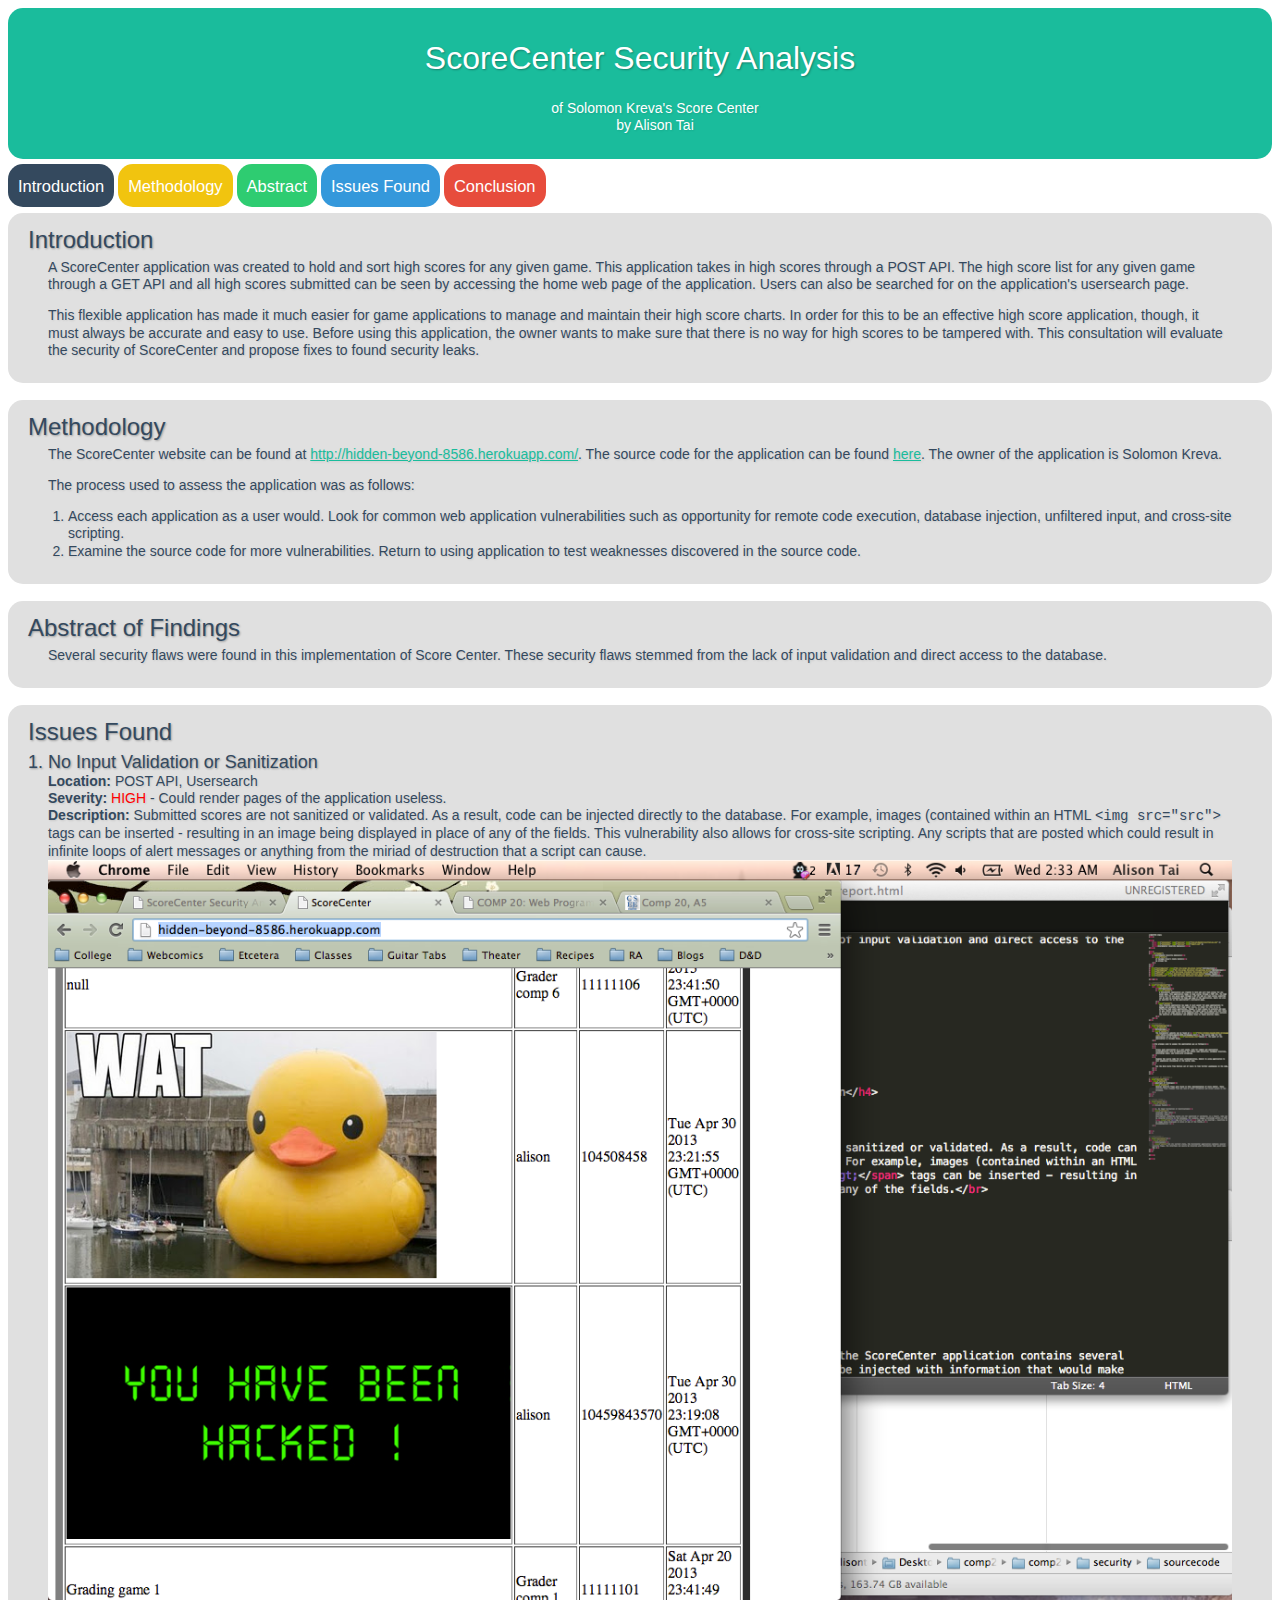
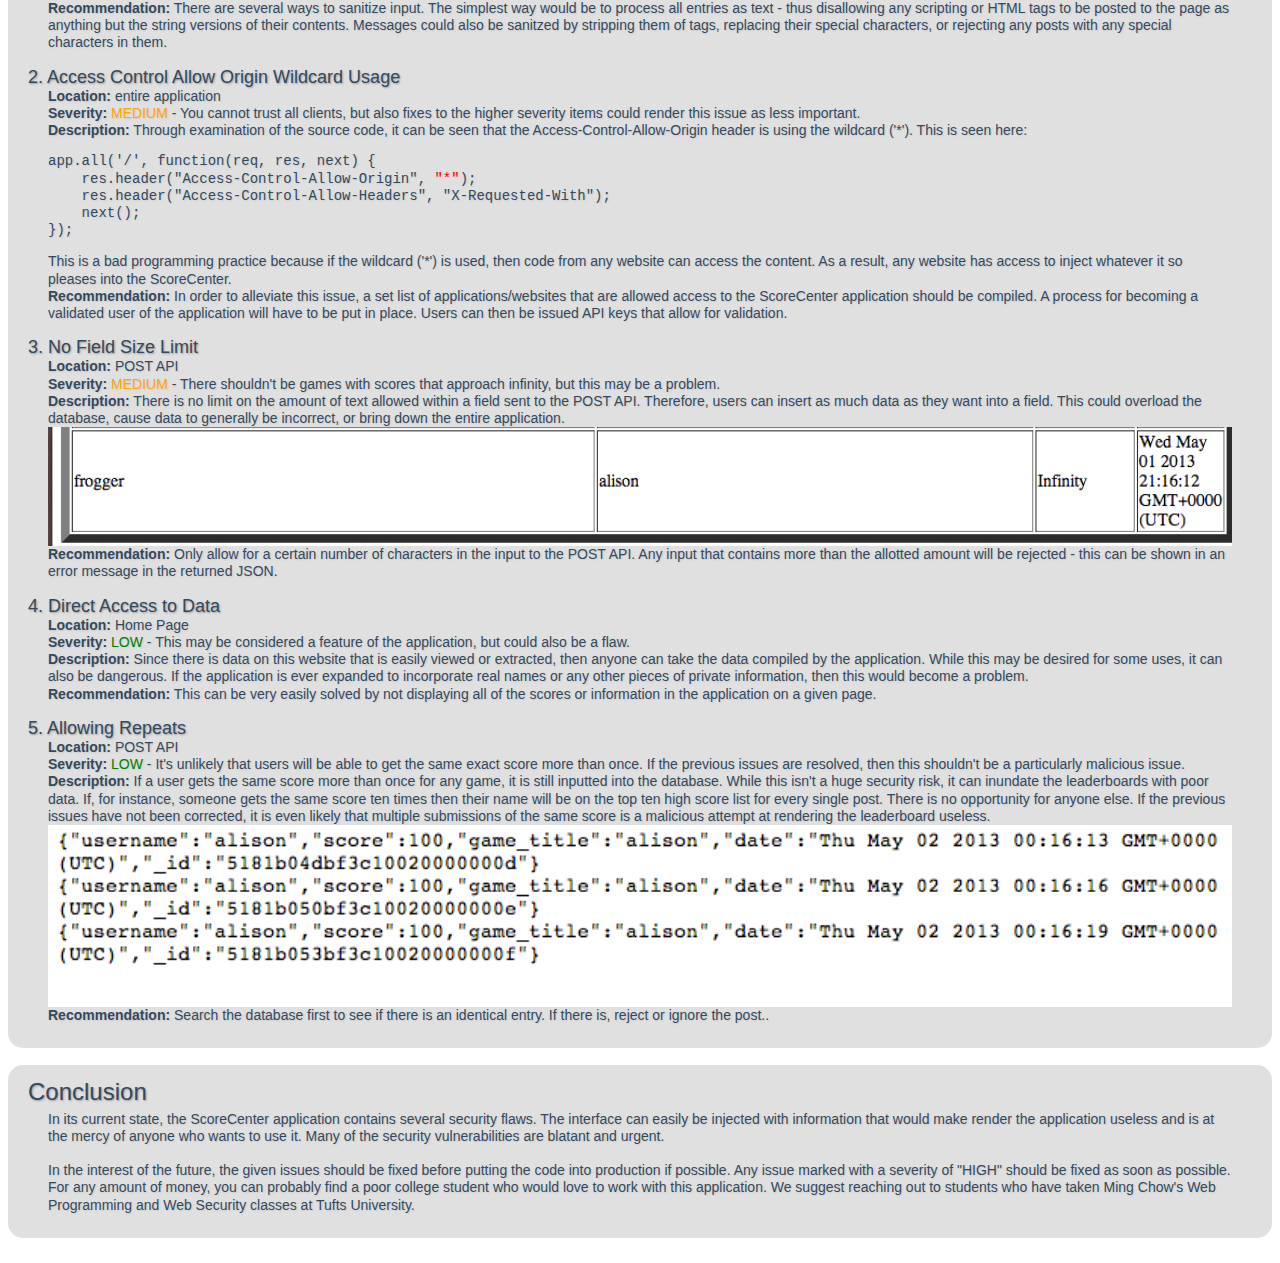
<file: security/report.html>
<!DOCTYPE html>
<html>

<head>
	<link rel="stylesheet" type="text/css" href="flat-ui.css" />
	<link rel="stylesheet" type="text/css" href="report.css" />
	<title>ScoreCenter Security Analysis</title>
</head>

<body>
<div id="header">
	<h1>ScoreCenter Security Analysis</h1>
	<p class="title">
		of Solomon Kreva's Score Center</br>
		by Alison Tai
	</p>
</div>
</br>
<a href="#introduction" class="btn btn-large btn-block button">Introduction</a>
<a href="#methodology" class="btn btn-large btn-block btn-warning button">Methodology</a>
<a href="#abstract" class="btn btn-large btn-block btn-success button">Abstract</a>
<a href="#issues" class="btn btn-large btn-block btn-info button">Issues Found</a>
<a href="#conclusion" class="btn btn-large btn-block btn-danger button">Conclusion</a>

</br></br>

<!--INTRODUCTION-->
<a name="introduction"></a>
	<div class="section">
		<h3>Introduction</h3>
		<p class="content">
			A ScoreCenter application was created to hold and sort high scores for any given game. This application takes in high scores through a POST API. The high score list for any given game through a GET API and all high scores submitted can be seen by accessing the home web page of the application. Users can also be searched for on the application's usersearch page.
		</p>
		<p class="content">
			This flexible application has made it much easier for game applications to manage and maintain their high score charts. In order for this to be an effective high score application, though, it must always be accurate and easy to use. Before using this application, the owner wants to make sure that there is no way for high scores to be tampered with. This consultation will evaluate the security of ScoreCenter and propose fixes to found security leaks.
		</p>
	</div>
</br>

<!--METHODOLOGY-->
<a name="methodology"></a>
<div class="section">
	<h3>Methodology</h3>
	<p class="content">
		The ScoreCenter website can be found at <a href="http://hidden-beyond-8586.herokuapp.com/">http://hidden-beyond-8586.herokuapp.com/</a>. The source code for the application can be found <a href="sourcecode.html">here</a>. The owner of the application is Solomon Kreva.
	</p>

	<p>The process used to assess the application was as follows:</p>
	<ol>
	<li>
		Access each application as a user would. Look for common web application vulnerabilities such as opportunity for remote code execution, database injection, unfiltered input, and cross-site scripting.
	</li>
	<li>
		Examine the source code for more vulnerabilities. Return to using application to test weaknesses discovered in the source code.
	</li>
	</ol>
</div>
</br>

<!--ABSTRACT OF FINDINGS-->
<a name="abstract"></a>
<div class="section">
	<h3>Abstract of Findings</h3>
	<p class="content">
		Several security flaws were found in this implementation of Score Center. These security flaws stemmed from the lack of input validation and direct access to the database.
	</p>
</div>
</br>

<!--ISSUES FOUND-->
<a name="issues"></a>
<div class="section">
	<h3>Issues Found</h3>

	<h4>1. No Input Validation or Sanitization</h4>
	<p class="content">
		<b>Location:</b> POST API, Usersearch</br>
		<b>Severity:</b> <span class="danger">HIGH</span> - Could render pages of the application useless.</br>
		<b>Description:</b> Submitted scores are not sanitized or validated. As a result, code can be injected directly to the database. For example, images (contained within an HTML <span class="code">&lt;img src="src"&gt;</span> tags can be inserted - resulting in an image being displayed in place of any of the fields. This vulnerability also allows for cross-site scripting. Any scripts that are posted which could result in infinite loops of alert messages or anything from the miriad of destruction that a script can cause.</br>
		<img src="images/inputvalidation.png" alt="Input Validation Attack" class="issue_img"/>
		<b>Recommendation:</b> There are several ways to sanitize input. The simplest way would be to process all entries as text - thus disallowing any scripting or HTML tags to be posted to the page as anything but the string versions of their contents. Messages could also be sanitzed by stripping them of tags, replacing their special characters, or rejecting any posts with any special characters in them.</br>
	</p>

	<h4>2. Access Control Allow Origin Wildcard Usage</h4>
	<p class="content">
		<b>Location:</b> entire application</br>
		<b>Severity:</b> <span class="caution">MEDIUM</span> - You cannot trust all clients, but also fixes to the higher severity items could render this issue as less important. </br>
		<b>Description:</b> Through examination of the source code, it can be seen that the Access-Control-Allow-Origin header is using the wildcard ('*'). This is seen here: 
	</p>
	<p class="code">
		app.all('/', function(req, res, next) {</br>
	  	&nbsp;&nbsp;&nbsp;&nbsp;res.header("Access-Control-Allow-Origin", <span class="danger">"*"</span>);</br>
	  	&nbsp;&nbsp;&nbsp;&nbsp;res.header("Access-Control-Allow-Headers", "X-Requested-With");</br>
	  	&nbsp;&nbsp;&nbsp;&nbsp;next();</br>
	 	});</br>
	</p>
	<p class="content">
		This is a bad programming practice because if the wildcard ('*') is used, then code from any website can access the content. As a result, any website has access to inject whatever it so pleases into the ScoreCenter.</br>
		<b>Recommendation:</b> In order to alleviate this issue, a set list of applications/websites that are allowed access to the ScoreCenter application should be compiled. A process for becoming a validated user of the application will have to be put in place. Users can then be issued API keys that allow for validation.</br>
	</p>

	<h4>3. No Field Size Limit</h4>
	<p class="content">
		<b>Location:</b> POST API</br>
		<b>Severity:</b> <span class="caution">MEDIUM</span> - There shouldn't be games with scores that approach infinity, but this may be a problem.</br>
		<b>Description:</b> There is no limit on the amount of text allowed within a field sent to the POST API. Therefore, users can insert as much data as they want into a field. This could overload the database, cause data to generally be incorrect, or bring down the entire application.</br>
		<img src="images/infinity.png" alt="Overloaded Field" class="issue_img"/>
		<b>Recommendation:</b> Only allow for a certain number of characters in the input to the POST API. Any input that contains more than the allotted amount will be rejected - this can be shown in an error message in the returned JSON.</br>
	</p>

	<h4>4. Direct Access to Data</h4>
	<p class="content">
		<b>Location:</b> Home Page</br>
		<b>Severity:</b> <span class="okay">LOW</span> - This may be considered a feature of the application, but could also be a flaw.</br>
		<b>Description:</b> Since there is data on this website that is easily viewed or extracted, then anyone can take the data compiled by the application. While this may be desired for some uses, it can also be dangerous. If the application is ever expanded to incorporate real names or any other pieces of private information, then this would become a problem. </br>
		<b>Recommendation:</b> This can be very easily solved by not displaying all of the scores or information in the application on a given page. </br>
	</p>

	<h4>5. Allowing Repeats</h4>
	<p class="content">
		<b>Location:</b> POST API</br>
		<b>Severity:</b> <span class="okay">LOW</span> - It's unlikely that users will be able to get the same exact score more than once. If the previous issues are resolved, then this shouldn't be a particularly malicious issue.</br>
		<b>Description:</b> If a user gets the same score more than once for any game, it is still inputted into the database. While this isn't a huge security risk, it can inundate the leaderboards with poor data. If, for instance, someone gets the same score ten times then their name will be on the top ten high score list for every single post. There is no opportunity for anyone else. If the previous issues have not been corrected, it is even likely that multiple submissions of the same score is a malicious attempt at rendering the leaderboard useless.</br>
		<img src="images/repeat.png" alt="Allowing Repeats" class="issue_img"/>
		<b>Recommendation:</b> Search the database first to see if there is an identical entry. If there is, reject or ignore the post..</br>
	</p>

</div>
</br>

<!--CONCLUSION-->
<a name="conclusion"></a>
<div class="section">
	<h3>Conclusion</h3>
	<p class="content">In its current state, the ScoreCenter application contains several security flaws. The interface can easily be injected with information that would make render the application useless and is at the mercy of anyone who wants to use it. Many of the security vulnerabilities are blatant and urgent.
	</br></br>
	In the interest of the future, the given issues should be fixed before putting the code into production if possible. Any issue marked with a severity of "HIGH" should be fixed as soon as possible. For any amount of money, you can probably find a poor college student who would love to work with this application. We suggest reaching out to students who have taken Ming Chow's Web Programming and Web Security classes at Tufts University.
	</p>
</div>
</br>

</body>

</html>
</file>
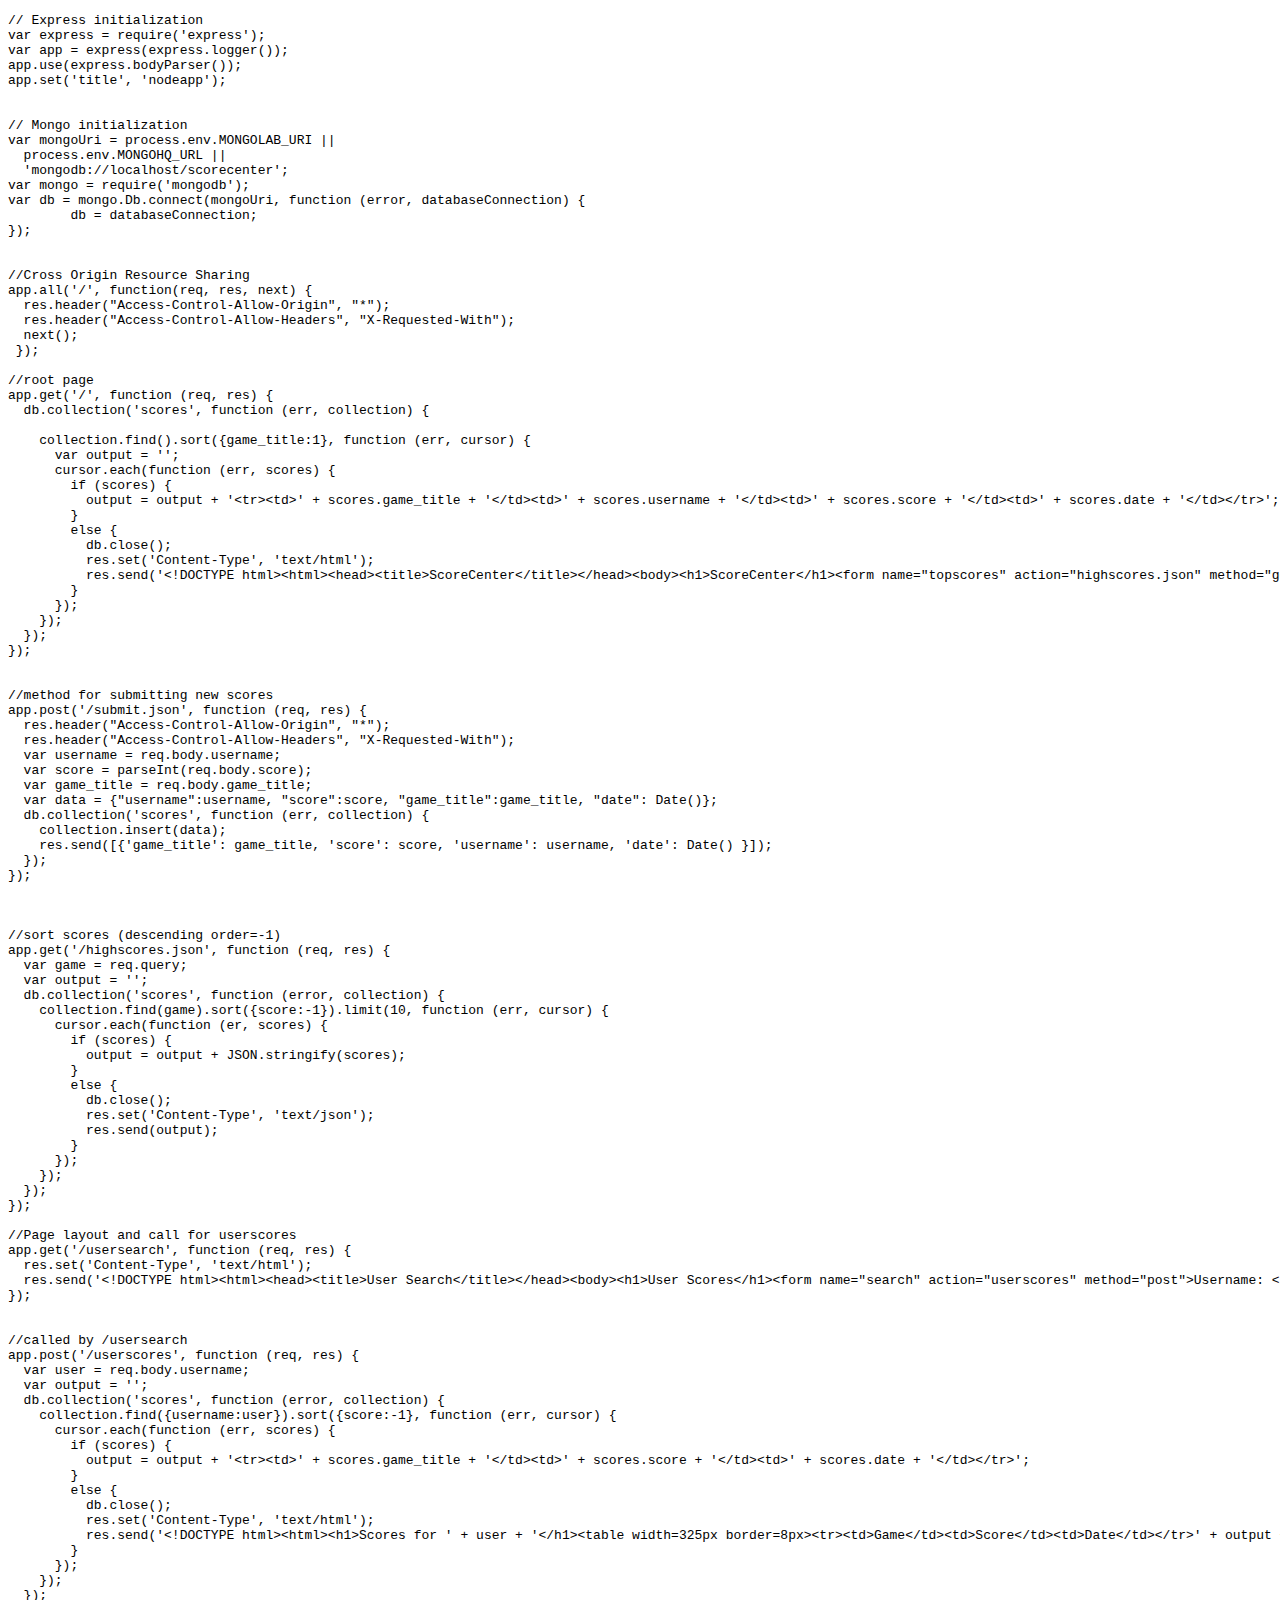
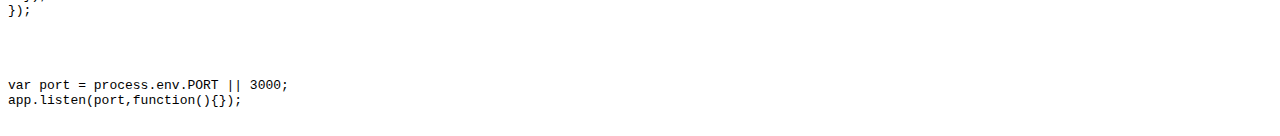
<file: security/sourcecode.html>
<!DOCTYPE html>
<html>

<head>
<link rel="stylesheet" type="text/css" href="report.css" />
<title>ScoreCenter Security Source Code</title>
</head>

<body>
<pre>
// Express initialization
var express = require('express');
var app = express(express.logger());
app.use(express.bodyParser());
app.set('title', 'nodeapp');


// Mongo initialization
var mongoUri = process.env.MONGOLAB_URI || 
  process.env.MONGOHQ_URL || 
  'mongodb://localhost/scorecenter';
var mongo = require('mongodb');
var db = mongo.Db.connect(mongoUri, function (error, databaseConnection) {
	db = databaseConnection;
});


//Cross Origin Resource Sharing
app.all('/', function(req, res, next) {
  res.header("Access-Control-Allow-Origin", "*");
  res.header("Access-Control-Allow-Headers", "X-Requested-With");
  next();
 });

//root page
app.get('/', function (req, res) {
  db.collection('scores', function (err, collection) {

    collection.find().sort({game_title:1}, function (err, cursor) {
      var output = '';
      cursor.each(function (err, scores) {
        if (scores) {
          output = output + '&lt;tr&gt;&lt;td&gt;' + scores.game_title + '&lt;/td&gt;&lt;td&gt;' + scores.username + '&lt;/td&gt;&lt;td&gt;' + scores.score + '&lt;/td&gt;&lt;td&gt;' + scores.date + '&lt;/td&gt;&lt;/tr&gt;';
        } 
        else {
          db.close();
          res.set('Content-Type', 'text/html');
          res.send('&lt;!DOCTYPE html&gt;&lt;html&gt;&lt;head&gt;&lt;title&gt;ScoreCenter&lt;/title&gt;&lt;/head&gt;&lt;body&gt;&lt;h1&gt;ScoreCenter&lt;/h1&gt;&lt;form name="topscores" action="highscores.json" method="get"&gt;Game: &lt;input type="text" name="game_title"&gt;&lt;input type="submit" value="Submit"&gt;&nbsp&nbsp&nbsp&nbsp&lt;a href="/usersearch"&gt;User Search&lt;/a&gt;&lt;/form&gt;&lt;p&gt;&lt;table width=400px border=8px&gt;&lt;tr&gt;&lt;td&gt;Game&lt;/td&gt;&lt;td&gt;Username&lt;/td&gt;&lt;td&gt;Score&lt;/td&gt;&lt;td&gt;Date&lt;/td&gt;&lt;/tr&gt;' + output + '&lt;/table&gt;&lt;/p&gt;&lt;/body&gt;&lt;/html&gt;');
        }
      });
    });
  });
});


//method for submitting new scores
app.post('/submit.json', function (req, res) {
  res.header("Access-Control-Allow-Origin", "*");
  res.header("Access-Control-Allow-Headers", "X-Requested-With");
  var username = req.body.username;
  var score = parseInt(req.body.score);
  var game_title = req.body.game_title;
  var data = {"username":username, "score":score, "game_title":game_title, "date": Date()};
  db.collection('scores', function (err, collection) {
    collection.insert(data);
    res.send([{'game_title': game_title, 'score': score, 'username': username, 'date': Date() }]);
  });
});



//sort scores (descending order=-1)
app.get('/highscores.json', function (req, res) {
  var game = req.query;
  var output = '';
  db.collection('scores', function (error, collection) {
    collection.find(game).sort({score:-1}).limit(10, function (err, cursor) {
      cursor.each(function (er, scores) {
        if (scores) {
          output = output + JSON.stringify(scores);
        }
        else {
          db.close();
          res.set('Content-Type', 'text/json');
          res.send(output);
        }
      });
    });
  });
});

//Page layout and call for userscores
app.get('/usersearch', function (req, res) {
  res.set('Content-Type', 'text/html');
  res.send('&lt;!DOCTYPE html&gt;&lt;html&gt;&lt;head&gt;&lt;title&gt;User Search&lt;/title&gt;&lt;/head&gt;&lt;body&gt;&lt;h1&gt;User Scores&lt;/h1&gt;&lt;form name="search" action="userscores" method="post"&gt;Username: &lt;input type="text" name="username"&gt;&lt;input type="submit" value="Submit"&gt;&lt;/form&gt;&lt;p&gt;&lt;a href="/"&gt;ScoreCenter&lt;/a&gt;&lt;/p&gt;&lt;/body&gt;&lt;/html&gt;');
});


//called by /usersearch
app.post('/userscores', function (req, res) {
  var user = req.body.username;
  var output = '';
  db.collection('scores', function (error, collection) {
    collection.find({username:user}).sort({score:-1}, function (err, cursor) {
      cursor.each(function (err, scores) {
        if (scores) {
          output = output + '&lt;tr&gt;&lt;td&gt;' + scores.game_title + '&lt;/td&gt;&lt;td&gt;' + scores.score + '&lt;/td&gt;&lt;td&gt;' + scores.date + '&lt;/td&gt;&lt;/tr&gt;';
        }
        else {
          db.close();
          res.set('Content-Type', 'text/html');
          res.send('&lt;!DOCTYPE html&gt;&lt;html&gt;&lt;h1&gt;Scores for ' + user + '&lt;/h1&gt;&lt;table width=325px border=8px&gt;&lt;tr&gt;&lt;td&gt;Game&lt;/td&gt;&lt;td&gt;Score&lt;/td&gt;&lt;td&gt;Date&lt;/td&gt;&lt;/tr&gt;' + output + '&lt;/table&gt;&lt;p&gt;&lt;a href="/"&gt;ScoreCenter&lt;/a&gt;&lt;/p&gt;&lt;/html&gt;');
        }
      });
    });
  });
});




var port = process.env.PORT || 3000;
app.listen(port,function(){});

</pre>
</body>

</html>
</file>
<file: frogger/style.css>
#game_div
{
    text-align: center;
}

canvas
{
    background-color: #cb630a;
    padding: 5px;
    margin: 10px;
    border-width: 60px;
    border-color: #010101;
    border-style: solid;
}

body
{
    background-color: #128138;
}
</file>
<file: security/Flat-UI-master/css/flat-ui.css>
@import url("http://fonts.googleapis.com/css?family=Lato:400,700,900,400italic");
@font-face {
  font-family: "Flat-UI-Icons-16";
  src: url("../fonts/Flat-UI-Icons-16.eot");
  src: url("../fonts/Flat-UI-Icons-16.eot?#iefix") format("embedded-opentype"), url("../fonts/Flat-UI-Icons-16.woff") format("woff"), url("../fonts/Flat-UI-Icons-16.ttf") format("truetype"), url("../fonts/Flat-UI-Icons-16.svg#Flat-UI-Icons-16") format("svg");
  font-weight: normal;
  font-style: normal; }

/* Use the following CSS code if you want to use data attributes for inserting your icons */
[data-icon]:before {
  font-family: "Flat-UI-Icons-16";
  content: attr(data-icon);
  speak: none;
  font-weight: normal;
  line-height: 1;
  -webkit-font-smoothing: antialiased; }

/* Use the following CSS code if you want to have a class per icon */
/*Instead of a list of all class selectors,
 *you can use the generic selector below, but it's slower:
 *[class*="fui-"]:before { */
.fui-volume-16:before, .fui-video-16:before, .fui-time-16:before, .fui-settings-16:before, .fui-plus-16:before, .fui-new-16:before, .fui-menu-16:before, .fui-man-16:before, .fui-mail-16:before, .fui-lock-16:before, .fui-location-16:before, .fui-heart-16:before, .fui-eye-16:before, .fui-cross-16:before, .fui-cmd-16:before, .fui-checkround-16:before, .fui-checkmark-16:before, .fui-camera-16:before, .fui-calendar-16:before, .fui-bubble-16:before {
  font-family: "Flat-UI-Icons-16";
  speak: none;
  font-style: normal;
  font-weight: normal;
  line-height: 1;
  -webkit-font-smoothing: antialiased; }

.fui-volume-16:before {
  content: "\e000"; }

.fui-video-16:before {
  content: "\e001"; }

.fui-time-16:before {
  content: "\e002"; }

.fui-settings-16:before {
  content: "\e003"; }

.fui-plus-16:before {
  content: "\e004"; }

.fui-new-16:before {
  content: "\e005"; }

.fui-menu-16:before {
  content: "\e006"; }

.fui-man-16:before {
  content: "\e007"; }

.fui-mail-16:before {
  content: "\e008"; }

.fui-lock-16:before {
  content: "\e009"; }

.fui-location-16:before {
  content: "\e00a"; }

.fui-heart-16:before {
  content: "\e00b"; }

.fui-eye-16:before {
  content: "\e00c"; }

.fui-cross-16:before {
  content: "\e00d"; }

.fui-cmd-16:before {
  content: "\e00e"; }

.fui-checkround-16:before {
  content: "\e00f"; }

.fui-checkmark-16:before {
  content: "\e010"; }

.fui-camera-16:before {
  content: "\e011"; }

.fui-calendar-16:before {
  content: "\e012"; }

.fui-bubble-16:before {
  content: "\e013"; }

@font-face {
  font-family: "Flat-UI-Icons-24";
  src: url("../fonts/Flat-UI-Icons-24.eot");
  src: url("../fonts/Flat-UI-Icons-24.eot?#iefix") format("embedded-opentype"), url("../fonts/Flat-UI-Icons-24.woff") format("woff"), url("../fonts/Flat-UI-Icons-24.ttf") format("truetype"), url("../fonts/Flat-UI-Icons-24.svg#Flat-UI-Icons-24") format("svg");
  font-weight: normal;
  font-style: normal; }

/* Use the following CSS code if you want to use data attributes for inserting your icons */
[data-icon]:before {
  font-family: "Flat-UI-Icons-24";
  content: attr(data-icon);
  speak: none;
  font-weight: normal;
  line-height: 1;
  -webkit-font-smoothing: antialiased; }

/* Use the following CSS code if you want to have a class per icon */
/*Instead of a list of all class selectors,
 *you can use the generic selector below, but it's slower:
 *[class*="fui-"]:before { */
.fui-video-24:before, .fui-time-24:before, .fui-settings-24:before, .fui-plus-24:before, .fui-new-24:before, .fui-menu-24:before, .fui-man-24:before, .fui-mail-24:before, .fui-lock-24:before, .fui-location-24:before, .fui-heart-24:before, .fui-eye-24:before, .fui-cross-24:before, .fui-cmd-24:before, .fui-checkround-24:before, .fui-checkmark-24:before, .fui-calendar-24:before, .fui-bubble-24:before, .fui-volume-24:before, .fui-camera-24:before {
  font-family: "Flat-UI-Icons-24";
  speak: none;
  font-style: normal;
  font-weight: normal;
  line-height: 1;
  -webkit-font-smoothing: antialiased; }

.fui-video-24:before {
  content: "\e000"; }

.fui-time-24:before {
  content: "\e001"; }

.fui-settings-24:before {
  content: "\e002"; }

.fui-plus-24:before {
  content: "\e003"; }

.fui-new-24:before {
  content: "\e005"; }

.fui-menu-24:before {
  content: "\e006"; }

.fui-man-24:before {
  content: "\e007"; }

.fui-mail-24:before {
  content: "\e008"; }

.fui-lock-24:before {
  content: "\e009"; }

.fui-location-24:before {
  content: "\e00a"; }

.fui-heart-24:before {
  content: "\e00b"; }

.fui-eye-24:before {
  content: "\e00c"; }

.fui-cross-24:before {
  content: "\e00d"; }

.fui-cmd-24:before {
  content: "\e00e"; }

.fui-checkround-24:before {
  content: "\e00f"; }

.fui-checkmark-24:before {
  content: "\e010"; }

.fui-calendar-24:before {
  content: "\e011"; }

.fui-bubble-24:before {
  content: "\e012"; }

.fui-volume-24:before {
  content: "\e013"; }

.fui-camera-24:before {
  content: "\e004"; }

body {
  color: #34495e;
  font: 14px/1.231 "Lato", sans-serif; }

a {
  color: #1abc9c;
  text-decoration: underline;
  -webkit-transition: 0.25s;
  -moz-transition: 0.25s;
  -o-transition: 0.25s;
  transition: 0.25s;
  -webkit-backface-visibility: hidden; }
  a:hover {
    color: #2ecc71;
    text-decoration: none; }

h1 {
  font-size: 32px;
  font-weight: 900; }

h2 {
  font-size: 26px;
  font-weight: 700;
  margin-bottom: 2px; }

h3 {
  font-size: 24px;
  font-weight: 700;
  margin-bottom: 4px;
  margin-top: 2px; }

h4 {
  font-size: 18px;
  font-weight: 500;
  margin-top: 4px; }

h5 {
  font-size: 16px;
  font-weight: 500;
  text-transform: uppercase; }

h6 {
  font-size: 13px;
  font-weight: 500;
  text-transform: uppercase; }

.btn {
  border: none;
  background: #34495e;
  color: white;
  font-size: 16.5px;
  text-decoration: none;
  text-shadow: none;
  -webkit-box-shadow: none;
  -moz-box-shadow: none;
  box-shadow: none;
  -webkit-transition: 0.25s;
  -moz-transition: 0.25s;
  -o-transition: 0.25s;
  transition: 0.25s;
  -webkit-backface-visibility: hidden; }
  .btn:hover, .btn:focus {
    background-color: #4e6d8d;
    color: white;
    -webkit-transition: 0.25s;
    -moz-transition: 0.25s;
    -o-transition: 0.25s;
    transition: 0.25s;
    -webkit-backface-visibility: hidden; }
  .btn:active, .btn.active {
    background-color: #2c3e50;
    color: rgba(255, 255, 255, 0.75);
    -webkit-box-shadow: none;
    -moz-box-shadow: none;
    box-shadow: none; }
  .btn.disabled, .btn[disabled] {
    background-color: #95a5a6;
    color: white; }
  .btn.btn-large {
    padding-bottom: 12px;
    padding-top: 13px; }
  .btn.btn-primary {
    background-color: #1abc9c; }
    .btn.btn-primary:hover, .btn.btn-primary:focus {
      background-color: #2fe2bf; }
    .btn.btn-primary:active, .btn.btn-primary.active {
      background-color: #16a085; }
  .btn.btn-info {
    background-color: #3498db; }
    .btn.btn-info:hover, .btn.btn-info:focus {
      background-color: #5dade2; }
    .btn.btn-info:active, .btn.btn-info.active {
      background-color: #2383c4; }
  .btn.btn-danger {
    background-color: #e74c3c; }
    .btn.btn-danger:hover, .btn.btn-danger:focus {
      background-color: #ec7063; }
    .btn.btn-danger:active, .btn.btn-danger.active {
      background-color: #dc2d1b; }
  .btn.btn-success {
    background-color: #2ecc71; }
    .btn.btn-success:hover, .btn.btn-success:focus {
      background-color: #55d98d; }
    .btn.btn-success:active, .btn.btn-success.active {
      background-color: #27ad60; }
  .btn.btn-warning {
    background-color: #f1c40f; }
    .btn.btn-warning:hover, .btn.btn-warning:focus {
      background-color: #f4d03f; }
    .btn.btn-warning:active, .btn.btn-warning.active {
      background-color: #cea70c; }
  .btn-toolbar .btn {
    font-size: 18px;
    padding: 10px 14px 9px; }
    .btn-toolbar .btn:first-child {
      -webkit-border-radius: 6px 0 0 6px;
      -moz-border-radius: 6px 0 0 6px;
      border-radius: 6px 0 0 6px; }
    .btn-toolbar .btn:last-child {
      -webkit-border-radius: 0 6px 6px 0;
      -moz-border-radius: 0 6px 6px 0;
      border-radius: 0 6px 6px 0; }

.btn-toolbar .btn.active {
  color: white; }

.demo-headline {
  padding: 73px 0 110px;
  text-align: center; }

.demo-logo {
  font-size: 90px;
  font-weight: 900;
  letter-spacing: -2px;
  line-height: 100px; }
  .demo-logo .logo {
    background: url("../images/demo/logo-mask.png") center 0 no-repeat;
    background-size: 256px 186px;
    height: 186px;
    margin: 0 auto 26px;
    overflow: hidden;
    text-indent: -9999em;
    width: 256px; }
  .demo-logo small {
    color: rgba(52, 73, 94, 0.3);
    display: block;
    font-size: 22px;
    font-weight: 700;
    letter-spacing: -1px;
    padding-top: 5px; }

.demo-row {
  margin-bottom: 20px; }

.demo-panel-title {
  margin-bottom: 20px;
  padding-top: 20px; }
  .demo-panel-title small {
    color: #bfc1c3;
    font-size: inherit;
    font-weight: 400; }

.demo-navigation {
  margin-bottom: -4px;
  margin-top: -10px; }

.demo-pager {
  margin-top: -10px; }

.demo-tooltips {
  height: 126px; }
  .demo-tooltips .tooltip {
    left: -8px !important;
    position: relative !important;
    top: -8px !important; }

.demo-headings {
  margin-bottom: 12px; }

.demo-tiles {
  margin-bottom: 46px; }

.demo-icons {
  margin-bottom: 115px; }

.demo-icons-24 {
  font-size: 24px;
  margin-bottom: 38px;
  position: relative; }
  .demo-icons-24 span {
    margin: 0 0 0 18px; }
    .demo-icons-24 span:first-child {
      margin-left: 0; }

.demo-icons-16 {
  font-size: 16px;
  margin: 0 0 38px 5px;
  position: relative; }
  .demo-icons-16 span {
    margin: 0 0 0 28px; }
    .demo-icons-16 span:first-child {
      margin-left: 0; }

.demo-icons-tooltip {
  bottom: 0;
  color: #b9c8d8;
  font-size: 12px;
  left: 100%;
  margin-left: 0 !important;
  position: absolute;
  width: 80px; }

.demo-illustrations {
  margin-bottom: 45px; }
  .demo-illustrations img {
    height: 100px;
    margin-left: 35px;
    width: 100px;
    vertical-align: bottom; }
    .demo-illustrations img:first-child {
      margin-left: 0; }
    .demo-illustrations img.big-illustration {
      height: 111px;
      width: 112px; }
    .demo-illustrations img.big-retina-illustration {
      height: 104px;
      margin-right: -24px;
      width: 117px; }
    .demo-illustrations img.big-illustration-pusher {
      margin-right: 12px; }

.demo-samples {
  margin-bottom: 46px; }

.demo-video {
  border-radius: 6px;
  padding-top: 95px; }

.demo-download-section {
  float: none;
  margin: 0 auto;
  padding: 60px 0 90px 20px;
  text-align: center; }
  .demo-download-section [class*='fui-'] {
    margin: 3px 0 -3px; }

.demo-download {
  background-color: #e8edf2;
  border-radius: 50%;
  height: 120px;
  margin: 0 auto 32px;
  padding: 40px 28px 30px 32px;
  text-align: center;
  width: 130px; }
  .demo-download img {
    height: 104px;
    width: 82px; }

.demo-download-text {
  font-size: 15px;
  padding: 20px 0;
  text-align: center; }

.demo-text-box a:hover {
  color: #1abc9c; }

.demo-browser {
  background: #2c3e50 url("../images/demo/browser.png") 0 0 no-repeat;
  background-size: 659px 42px;
  border-radius: 0 0 6px 6px;
  color: white;
  margin: 0 41px 140px 0;
  padding-top: 42px; }

.demo-browser-side {
  float: left;
  padding: 22px 20px;
  width: 111px; }
  .demo-browser-side > h5 {
    margin-bottom: 3px;
    text-transform: none; }
  .demo-browser-side > h6 {
    font-size: 11px;
    font-weight: 300;
    line-height: 18px;
    margin-top: 3px;
    text-transform: none; }

.demo-browser-author {
  background: url("../images/demo/browser-author.jpg") center center no-repeat;
  border: 3px solid white;
  display: block;
  height: 84px;
  margin: 0 auto;
  width: 84px;
  -webkit-border-radius: 50%;
  -moz-border-radius: 50%;
  border-radius: 50%; }

.demo-browser-action {
  padding: 30px 0 12px; }
  .demo-browser-action > .btn {
    padding: 9px 0 10px 11px;
    text-align: left;
    -webkit-border-radius: 3px;
    -moz-border-radius: 3px;
    border-radius: 3px; }
    .demo-browser-action > .btn:before {
      color: white;
      content: "\e004";
      font-size: 16px;
      font-family: "Flat-UI-Icons-16";
      font-weight: 300;
      margin-right: 12px;
      position: relative;
      top: 1px;
      -webkit-font-smoothing: antialiased; }

.demo-browser-content {
  background-color: #34495e;
  border-radius: 0 0 6px;
  overflow: hidden;
  padding: 21px 0 0 20px; }
  .demo-browser-content > img {
    border: 6px solid white;
    float: left;
    margin: 0 15px 20px 0;
    width: 134px; }

@media only screen and (-webkit-min-device-pixel-ratio: 2), only screen and (-webkit-min-device-pixel-ratio: 1.5), only screen and (-moz-min-device-pixel-ratio: 2), only screen and (-o-min-device-pixel-ratio: 3 / 2), only screen and (-o-min-device-pixel-ratio: 2 / 1), only screen and (min--moz-device-pixel-ratio: 1.5), only screen and (min-device-pixel-ratio: 1.5), only screen and (min-device-pixel-ratio: 2) {
  .logo {
    background-image: url("../images/demo/logo-mask-2x.png"); }

  .demo-browser {
    background-image: url("../images/demo/browser-2x.png"); } }
.navbar {
  font-size: 18px; }
  .navbar .brand {
    color: #1abc9c;
    font-size: inherit;
    font-weight: 700;
    padding-bottom: 16px;
    padding-top: 15px; }
  .navbar .nav > li:hover > ul {
    top: 100%; }
  .navbar .nav > li > ul {
    padding-top: 13px;
    top: 80%;
    background-color: white\9; }
    .navbar .nav > li > ul:before {
      content: "";
      border-style: solid;
      border-width: 0 9px 9px 9px;
      border-color: transparent transparent #34495e transparent;
      height: 0px;
      position: absolute;
      left: 15px;
      top: 5px;
      width: 0px;
      -webkit-transform: rotate(360deg); }
    .navbar .nav > li > ul li:hover ul {
      opacity: 1;
      -webkit-transform: scale(1, 1);
      visibility: visible;
      display: block\9; }
    .navbar .nav > li > ul li ul {
      left: 100%; }
  .navbar .nav > li > a {
    padding: 14px 15px 17px; }
    .navbar .nav > li > a:hover {
      color: #1abc9c; }
  .navbar .nav li {
    position: relative; }
    .navbar .nav li:hover > ul {
      opacity: 1;
      z-index: 100;
      -webkit-transform: scale(1, 1);
      visibility: visible;
      display: block\9; }
  .navbar .nav ul {
    border-radius: 4px;
    left: 15px;
    list-style-type: none;
    margin-left: 0;
    opacity: 0;
    position: absolute;
    top: 0;
    width: 234px;
    z-index: -100;
    -webkit-transform: scale(1, 0.99);
    -webkit-transform-origin: 0 0;
    visibility: hidden;
    display: none\9;
    -webkit-transition: 0.3s ease-out;
    -moz-transition: 0.3s ease-out;
    -o-transition: 0.3s ease-out;
    transition: 0.3s ease-out;
    -webkit-backface-visibility: hidden; }
    .navbar .nav ul ul {
      left: 95%;
      padding-left: 5px; }
    .navbar .nav ul li {
      background-color: #34495e;
      padding: 0 3px 3px; }
      .navbar .nav ul li:first-child {
        border-radius: 4px 4px 0 0;
        padding-top: 3px; }
      .navbar .nav ul li:last-child {
        border-radius: 0 0 4px 4px; }
      .navbar .nav ul li.active > a, .navbar .nav ul li.active > a:hover {
        background-color: #1abc9c;
        color: white; }
    .navbar .nav ul a {
      border-radius: 2px;
      color: white;
      display: block;
      font-size: 14px;
      padding: 6px 9px;
      text-decoration: none; }
      .navbar .nav ul a:hover {
        background-color: #1abc9c; }

.navbar-inner {
  border: none;
  padding-left: 4px;
  padding-right: 4px;
  -webkit-border-radius: 6px;
  -moz-border-radius: 6px;
  border-radius: 6px;
  filter: progid:DXImageTransform.Microsoft.gradient(enabled = false); }

.navbar-inverse .navbar-inner {
  background: #34495e;
  filter: progid:DXImageTransform.Microsoft.gradient(enabled = false); }
.navbar-inverse .nav > li > a {
  color: white; }
.navbar-inverse .nav .active > a, .navbar-inverse .nav .active > a:hover, .navbar-inverse .nav .active > a:focus {
  background-color: transparent;
  color: #1abc9c;
  -webkit-box-shadow: none;
  -moz-box-shadow: none;
  box-shadow: none; }

.navbar-unread {
  background-color: #e74c3c;
  border-radius: 30px;
  color: white;
  display: none;
  font-size: 12px;
  font-weight: 500;
  line-height: 18px;
  min-width: 8px;
  padding: 0 5px;
  position: absolute;
  right: -7px;
  text-align: center;
  text-shadow: none;
  top: 8px;
  z-index: 10; }
  .active .navbar-unread {
    display: block; }

.dk_container {
  cursor: pointer;
  font-size: 14px;
  margin-bottom: 10px;
  outline: none; }

.dk_toggle {
  background-color: #1abc9c;
  color: white;
  border-radius: 6px;
  overflow: hidden;
  padding: 11px 45px 11px 13px;
  text-decoration: none;
  white-space: nowrap;
  -webkit-transition: 0.25s;
  -moz-transition: 0.25s;
  -o-transition: 0.25s;
  transition: 0.25s;
  -webkit-backface-visibility: hidden; }
  .dk_toggle:hover, .dk_toggle:focus, .dk_focus .dk_toggle {
    background-color: #2fe2bf;
    color: white;
    outline: none; }
  .dk_toggle:active {
    background-color: #16a085;
    outline: none; }
    .dk_toggle:active .select-icon {
      border-left-color: transparent; }

.select-icon {
  background: #1abc9c url("../images/select/toggle.png") no-repeat right center;
  border-left: 2px solid rgba(52, 73, 94, 0.15);
  border-radius: 0 6px 6px 0;
  height: 100%;
  position: absolute;
  right: 0;
  top: 0;
  width: 42px;
  -webkit-transition: 0.25s;
  -moz-transition: 0.25s;
  -o-transition: 0.25s;
  transition: 0.25s;
  -webkit-backface-visibility: hidden; }

.dk_open {
  z-index: 10; }
  .dk_open .dk_toggle {
    background-color: #1abc9c; }
    .dk_open .dk_toggle .select-icon {
      background-color: #16a085;
      border-left-color: transparent; }

.dk_options {
  padding-top: 14px; }
  .dk_options:before {
    content: "";
    border-style: solid;
    border-width: 0 9px 9px 9px;
    border-color: transparent transparent #34495e transparent;
    height: 0px;
    position: absolute;
    left: 15px;
    top: 5px;
    width: 0px;
    -webkit-transform: rotate(360deg); }
  .dk_options:before {
    left: auto;
    right: 12px; }
  .dk_options li {
    padding-bottom: 3px; }
  .dk_options a {
    border-radius: 3px;
    color: white;
    display: block;
    padding: 5px 9px;
    text-decoration: none; }
    .dk_options a:hover {
      background-color: #1abc9c; }

.dk_option_current a {
  background-color: #1abc9c; }

.dk_options_inner {
  background-color: #34495e;
  border-radius: 5px;
  margin: 0;
  max-height: 244px;
  padding: 3px 3px 0; }

.dk_touch .dk_options {
  max-height: 250px; }

.dk_container {
  display: none;
  position: relative;
  vertical-align: middle; }
  .dk_container.dk_shown {
    display: inline-block;
    zoom: 1;
    *display: inline; }
  .dk_container[class*="span"] {
    float: none;
    margin-left: 0; }

.dk_toggle {
  display: block;
  position: relative; }

.dk_open {
  position: relative; }
  .dk_open .dk_options {
    margin-top: -1px;
    opacity: 1;
    z-index: 10;
    display: block\9; }
  .dk_open .dk_label {
    color: inherit; }

.dk_options {
  margin-top: -21px;
  position: absolute;
  left: 0;
  opacity: 0;
  width: 220px;
  z-index: -100;
  display: none\9;
  -webkit-transition: 0.3s ease-out;
  -moz-transition: 0.3s ease-out;
  -o-transition: 0.3s ease-out;
  transition: 0.3s ease-out;
  -webkit-backface-visibility: hidden; }
  .select-right .dk_options {
    left: auto;
    right: 0; }
  .dk_options a {
    display: block; }

.dk_options_inner {
  overflow: auto;
  outline: none;
  position: relative; }

.dk_touch .dk_options {
  overflow: hidden; }
.dk_touch .dk_options_inner {
  max-height: none;
  overflow: visible; }

.dk_fouc select {
  position: relative;
  top: -99999em;
  visibility: hidden; }

textarea,
input[type="text"],
input[type="password"],
input[type="datetime"],
input[type="datetime-local"],
input[type="date"],
input[type="month"],
input[type="time"],
input[type="week"],
input[type="number"],
input[type="email"],
input[type="url"],
input[type="search"],
input[type="tel"],
input[type="color"],
.uneditable-input {
  border: 2px solid #dce4ec;
  color: #34495e;
  font-family: "Lato", sans-serif;
  font-size: 14px;
  padding: 8px 0 9px 10px;
  text-indent: 1px;
  -webkit-border-radius: 6px;
  -moz-border-radius: 6px;
  border-radius: 6px;
  -webkit-box-shadow: none;
  -moz-box-shadow: none;
  box-shadow: none; }
  textarea:-moz-placeholder,
  input[type="text"]:-moz-placeholder,
  input[type="password"]:-moz-placeholder,
  input[type="datetime"]:-moz-placeholder,
  input[type="datetime-local"]:-moz-placeholder,
  input[type="date"]:-moz-placeholder,
  input[type="month"]:-moz-placeholder,
  input[type="time"]:-moz-placeholder,
  input[type="week"]:-moz-placeholder,
  input[type="number"]:-moz-placeholder,
  input[type="email"]:-moz-placeholder,
  input[type="url"]:-moz-placeholder,
  input[type="search"]:-moz-placeholder,
  input[type="tel"]:-moz-placeholder,
  input[type="color"]:-moz-placeholder,
  .uneditable-input:-moz-placeholder {
    color: #acb6c0; }
  textarea::-webkit-input-placeholder,
  input[type="text"]::-webkit-input-placeholder,
  input[type="password"]::-webkit-input-placeholder,
  input[type="datetime"]::-webkit-input-placeholder,
  input[type="datetime-local"]::-webkit-input-placeholder,
  input[type="date"]::-webkit-input-placeholder,
  input[type="month"]::-webkit-input-placeholder,
  input[type="time"]::-webkit-input-placeholder,
  input[type="week"]::-webkit-input-placeholder,
  input[type="number"]::-webkit-input-placeholder,
  input[type="email"]::-webkit-input-placeholder,
  input[type="url"]::-webkit-input-placeholder,
  input[type="search"]::-webkit-input-placeholder,
  input[type="tel"]::-webkit-input-placeholder,
  input[type="color"]::-webkit-input-placeholder,
  .uneditable-input::-webkit-input-placeholder {
    color: #acb6c0; }
  textarea.placeholder,
  input[type="text"].placeholder,
  input[type="password"].placeholder,
  input[type="datetime"].placeholder,
  input[type="datetime-local"].placeholder,
  input[type="date"].placeholder,
  input[type="month"].placeholder,
  input[type="time"].placeholder,
  input[type="week"].placeholder,
  input[type="number"].placeholder,
  input[type="email"].placeholder,
  input[type="url"].placeholder,
  input[type="search"].placeholder,
  input[type="tel"].placeholder,
  input[type="color"].placeholder,
  .uneditable-input.placeholder {
    color: #acb6c0; }
  textarea:focus,
  input[type="text"]:focus,
  input[type="password"]:focus,
  input[type="datetime"]:focus,
  input[type="datetime-local"]:focus,
  input[type="date"]:focus,
  input[type="month"]:focus,
  input[type="time"]:focus,
  input[type="week"]:focus,
  input[type="number"]:focus,
  input[type="email"]:focus,
  input[type="url"]:focus,
  input[type="search"]:focus,
  input[type="tel"]:focus,
  input[type="color"]:focus,
  .uneditable-input:focus {
    border-color: #1abc9c;
    -webkit-box-shadow: none;
    -moz-box-shadow: none;
    box-shadow: none; }
  .control-group.error textarea, .control-group.error
  input[type="text"], .control-group.error
  input[type="password"], .control-group.error
  input[type="datetime"], .control-group.error
  input[type="datetime-local"], .control-group.error
  input[type="date"], .control-group.error
  input[type="month"], .control-group.error
  input[type="time"], .control-group.error
  input[type="week"], .control-group.error
  input[type="number"], .control-group.error
  input[type="email"], .control-group.error
  input[type="url"], .control-group.error
  input[type="search"], .control-group.error
  input[type="tel"], .control-group.error
  input[type="color"], .control-group.error
  .uneditable-input {
    border-color: #e74c3c;
    color: #e74c3c;
    -webkit-box-shadow: none;
    -moz-box-shadow: none;
    box-shadow: none; }
    .control-group.error textarea:focus, .control-group.error
    input[type="text"]:focus, .control-group.error
    input[type="password"]:focus, .control-group.error
    input[type="datetime"]:focus, .control-group.error
    input[type="datetime-local"]:focus, .control-group.error
    input[type="date"]:focus, .control-group.error
    input[type="month"]:focus, .control-group.error
    input[type="time"]:focus, .control-group.error
    input[type="week"]:focus, .control-group.error
    input[type="number"]:focus, .control-group.error
    input[type="email"]:focus, .control-group.error
    input[type="url"]:focus, .control-group.error
    input[type="search"]:focus, .control-group.error
    input[type="tel"]:focus, .control-group.error
    input[type="color"]:focus, .control-group.error
    .uneditable-input:focus {
      -webkit-box-shadow: none;
      -moz-box-shadow: none;
      box-shadow: none; }
  .control-group.success textarea, .control-group.success
  input[type="text"], .control-group.success
  input[type="password"], .control-group.success
  input[type="datetime"], .control-group.success
  input[type="datetime-local"], .control-group.success
  input[type="date"], .control-group.success
  input[type="month"], .control-group.success
  input[type="time"], .control-group.success
  input[type="week"], .control-group.success
  input[type="number"], .control-group.success
  input[type="email"], .control-group.success
  input[type="url"], .control-group.success
  input[type="search"], .control-group.success
  input[type="tel"], .control-group.success
  input[type="color"], .control-group.success
  .uneditable-input {
    border-color: #2ecc71;
    color: #2ecc71;
    -webkit-box-shadow: none;
    -moz-box-shadow: none;
    box-shadow: none; }
    .control-group.success textarea:focus, .control-group.success
    input[type="text"]:focus, .control-group.success
    input[type="password"]:focus, .control-group.success
    input[type="datetime"]:focus, .control-group.success
    input[type="datetime-local"]:focus, .control-group.success
    input[type="date"]:focus, .control-group.success
    input[type="month"]:focus, .control-group.success
    input[type="time"]:focus, .control-group.success
    input[type="week"]:focus, .control-group.success
    input[type="number"]:focus, .control-group.success
    input[type="email"]:focus, .control-group.success
    input[type="url"]:focus, .control-group.success
    input[type="search"]:focus, .control-group.success
    input[type="tel"]:focus, .control-group.success
    input[type="color"]:focus, .control-group.success
    .uneditable-input:focus {
      -webkit-box-shadow: none;
      -moz-box-shadow: none;
      box-shadow: none; }
  .control-group.warning textarea, .control-group.warning
  input[type="text"], .control-group.warning
  input[type="password"], .control-group.warning
  input[type="datetime"], .control-group.warning
  input[type="datetime-local"], .control-group.warning
  input[type="date"], .control-group.warning
  input[type="month"], .control-group.warning
  input[type="time"], .control-group.warning
  input[type="week"], .control-group.warning
  input[type="number"], .control-group.warning
  input[type="email"], .control-group.warning
  input[type="url"], .control-group.warning
  input[type="search"], .control-group.warning
  input[type="tel"], .control-group.warning
  input[type="color"], .control-group.warning
  .uneditable-input {
    border-color: #f1c40f;
    color: #f1c40f;
    -webkit-box-shadow: none;
    -moz-box-shadow: none;
    box-shadow: none; }
    .control-group.warning textarea:focus, .control-group.warning
    input[type="text"]:focus, .control-group.warning
    input[type="password"]:focus, .control-group.warning
    input[type="datetime"]:focus, .control-group.warning
    input[type="datetime-local"]:focus, .control-group.warning
    input[type="date"]:focus, .control-group.warning
    input[type="month"]:focus, .control-group.warning
    input[type="time"]:focus, .control-group.warning
    input[type="week"]:focus, .control-group.warning
    input[type="number"]:focus, .control-group.warning
    input[type="email"]:focus, .control-group.warning
    input[type="url"]:focus, .control-group.warning
    input[type="search"]:focus, .control-group.warning
    input[type="tel"]:focus, .control-group.warning
    input[type="color"]:focus, .control-group.warning
    .uneditable-input:focus {
      -webkit-box-shadow: none;
      -moz-box-shadow: none;
      box-shadow: none; }
  .control-group.info textarea, .control-group.info
  input[type="text"], .control-group.info
  input[type="password"], .control-group.info
  input[type="datetime"], .control-group.info
  input[type="datetime-local"], .control-group.info
  input[type="date"], .control-group.info
  input[type="month"], .control-group.info
  input[type="time"], .control-group.info
  input[type="week"], .control-group.info
  input[type="number"], .control-group.info
  input[type="email"], .control-group.info
  input[type="url"], .control-group.info
  input[type="search"], .control-group.info
  input[type="tel"], .control-group.info
  input[type="color"], .control-group.info
  .uneditable-input {
    border-color: #3498db;
    color: #3498db;
    -webkit-box-shadow: none;
    -moz-box-shadow: none;
    box-shadow: none; }
    .control-group.info textarea:focus, .control-group.info
    input[type="text"]:focus, .control-group.info
    input[type="password"]:focus, .control-group.info
    input[type="datetime"]:focus, .control-group.info
    input[type="datetime-local"]:focus, .control-group.info
    input[type="date"]:focus, .control-group.info
    input[type="month"]:focus, .control-group.info
    input[type="time"]:focus, .control-group.info
    input[type="week"]:focus, .control-group.info
    input[type="number"]:focus, .control-group.info
    input[type="email"]:focus, .control-group.info
    input[type="url"]:focus, .control-group.info
    input[type="search"]:focus, .control-group.info
    input[type="tel"]:focus, .control-group.info
    input[type="color"]:focus, .control-group.info
    .uneditable-input:focus {
      -webkit-box-shadow: none;
      -moz-box-shadow: none;
      box-shadow: none; }

input[disabled],
input[readonly],
textarea[disabled],
textarea[readonly] {
  background-color: #eaeded;
  border-color: transparent;
  color: #cad2d3;
  cursor: default; }

input,
textarea,
.uneditable-input {
  width: 192px; }

.checkbox,
.radio {
  margin-bottom: 12px;
  padding-left: 32px;
  position: relative;
  -webkit-transition: 0.25s;
  -moz-transition: 0.25s;
  -o-transition: 0.25s;
  transition: 0.25s;
  -webkit-backface-visibility: hidden; }
  .checkbox:hover,
  .radio:hover {
    color: #1abc9c; }
  .checkbox input,
  .radio input {
    outline: none !important;
    opacity: 0;
    filter: alpha(opacity=0);
    zoom: 1; }
  .checkbox.checked .icon,
  .radio.checked .icon {
    background-position: -60px -30px;
    opacity: 1;
    display: block\9; }
  .checkbox.checked .icon-to-fade,
  .radio.checked .icon-to-fade {
    opacity: 0;
    display: none\9; }
  .checkbox.disabled,
  .radio.disabled {
    color: #d7dddd;
    cursor: default; }
    .checkbox.disabled .icon,
    .radio.disabled .icon {
      opacity: 0;
      display: none\9; }
    .checkbox.disabled .icon-to-fade,
    .radio.disabled .icon-to-fade {
      background-position: -30px -60px;
      opacity: 1;
      display: block\9; }
    .checkbox.disabled.checked .icon,
    .radio.disabled.checked .icon {
      background-position: 0 -90px;
      opacity: 1;
      display: block\9; }
    .checkbox.disabled.checked .icon-to-fade,
    .radio.disabled.checked .icon-to-fade {
      opacity: 0;
      display: none\9; }
  .checkbox .icon,
  .checkbox .icon-to-fade,
  .radio .icon,
  .radio .icon-to-fade {
    background: url("../images/checkbox.png") -90px 0 no-repeat;
    display: block;
    height: 20px;
    left: 0;
    opacity: 1;
    position: absolute;
    top: -1px;
    width: 20px;
    -webkit-transition: opacity 0.1s linear;
    -moz-transition: opacity 0.1s linear;
    -o-transition: opacity 0.1s linear;
    transition: opacity 0.1s linear;
    -webkit-backface-visibility: hidden; }
  .checkbox .icon,
  .radio .icon {
    opacity: 0;
    top: 0;
    z-index: 2;
    display: none\9; }

.radio .icon,
.radio .icon-to-fade {
  background-image: url("../images/radio.png"); }

@media only screen and (-webkit-min-device-pixel-ratio: 2), only screen and (-webkit-min-device-pixel-ratio: 1.5), only screen and (-moz-min-device-pixel-ratio: 2), only screen and (-o-min-device-pixel-ratio: 3 / 2), only screen and (-o-min-device-pixel-ratio: 2 / 1), only screen and (min--moz-device-pixel-ratio: 1.5), only screen and (min-device-pixel-ratio: 1.5), only screen and (min-device-pixel-ratio: 2) {
  .checkbox .icon {
    background-image: url("../images/checkbox-2x.png");
    background-size: 110px 110px; }

  .radio .icon {
    background-image: url("../images/radio-2x.png");
    background-size: 110px 110px; } }
.toggle {
  background-color: #34495e;
  border-radius: 60px;
  color: white;
  height: 29px;
  margin: 0 12px 12px 0;
  overflow: hidden;
  *zoom: 1;
  display: inline-block;
  zoom: 1;
  *display: inline;
  -webkit-transition: 0.25s;
  -moz-transition: 0.25s;
  -o-transition: 0.25s;
  transition: 0.25s;
  -webkit-backface-visibility: hidden; }
  .toggle:before, .toggle:after {
    display: table;
    content: ""; }
  .toggle:after {
    clear: both; }
  .toggle.toggle-off {
    background-color: #cbd2d8; }
    .toggle.toggle-off .toggle-radio {
      background-image: url("../images/toggle/icon-off.png");
      background-position: 0 0;
      color: white;
      left: 0;
      margin-left: 0.5px;
      margin-right: -13px;
      z-index: 1; }
      .toggle.toggle-off .toggle-radio:first-child {
        left: -120%; }
  .toggle .toggle-radio {
    background: url("../images/toggle/icon-on.png") right top no-repeat;
    color: #1abc9c;
    display: block;
    font-weight: 700;
    height: 21px;
    left: 120%;
    margin-left: -13px;
    padding: 5px 32px 3px;
    position: relative;
    text-align: center;
    z-index: 2;
    -webkit-transition: 0.25s;
    -moz-transition: 0.25s;
    -o-transition: 0.25s;
    transition: 0.25s;
    -webkit-backface-visibility: hidden; }
    .toggle .toggle-radio:first-child {
      margin-bottom: -29px;
      left: 0; }
  .toggle input {
    display: none;
    position: absolute;
    outline: none !important;
    display: block\9;
    opacity: 0.01;
    filter: alpha(opacity=1);
    zoom: 1; }
  .toggle.toggle-icon {
    border-radius: 6px 7px 7px 6px; }
    .toggle.toggle-icon.toggle-off {
      border-radius: 7px 6px 6px 7px; }
      .toggle.toggle-icon.toggle-off .toggle-radio {
        background-image: url("../images/toggle/block-off.png");
        background-position: 0 0; }
    .toggle.toggle-icon .toggle-radio {
      background-image: url("../images/toggle/block-on.png");
      background-position: 62px 0;
      border-radius: 6px;
      min-width: 27px;
      text-align: right; }
      .toggle.toggle-icon .toggle-radio:first-child {
        text-align: left; }

@media only screen and (-webkit-min-device-pixel-ratio: 2), only screen and (-webkit-min-device-pixel-ratio: 1.5), only screen and (-moz-min-device-pixel-ratio: 2), only screen and (-o-min-device-pixel-ratio: 3 / 2), only screen and (-o-min-device-pixel-ratio: 2 / 1), only screen and (min--moz-device-pixel-ratio: 1.5), only screen and (min-device-pixel-ratio: 1.5), only screen and (min-device-pixel-ratio: 2) {
  .toggle.toggle-off .toggle-radio {
    background-image: url("../images/toggle/icon-off-2x.png");
    background-size: 30px 29px; }
  .toggle .toggle-radio {
    background-image: url("../images/toggle/icon-on-2x.png");
    background-size: 30px 29px; } }
.tagsinput {
  background: white;
  border: 2px solid #1abc9c;
  border-radius: 6px;
  height: 100px;
  padding: 6px 1px 1px 6px;
  overflow-y: auto;
  text-align: left; }
  .tagsinput .tag {
    border-radius: 4px;
    background: #1abc9c;
    color: white;
    cursor: pointer;
    margin-right: 5px;
    margin-bottom: 5px;
    overflow: hidden;
    padding: 6px 13px 6px 19px;
    position: relative;
    vertical-align: middle;
    display: inline-block;
    zoom: 1;
    *display: inline;
    -webkit-transition: 0.14s linear;
    -moz-transition: 0.14s linear;
    -o-transition: 0.14s linear;
    transition: 0.14s linear;
    -webkit-backface-visibility: hidden; }
    .tagsinput .tag:hover {
      background-color: #16a085;
      padding-left: 12px;
      padding-right: 20px; }
      .tagsinput .tag:hover .tagsinput-remove-link {
        color: white;
        opacity: 1;
        display: block\9; }
  .tagsinput input {
    background: transparent;
    border: none;
    color: #34495e;
    font-family: "Lato", sans-serif;
    font-size: 14px;
    margin: 0px;
    padding: 0 0 0 5px;
    outline: 0;
    margin-right: 5px;
    margin-bottom: 5px;
    width: 12px; }

.tagsinput-remove-link {
  bottom: 0;
  color: white;
  cursor: pointer;
  font-size: 12px;
  opacity: 0;
  padding: 9px 7px 3px 0;
  position: absolute;
  right: 0;
  text-align: right;
  text-decoration: none;
  top: 0;
  width: 100%;
  z-index: 2;
  display: none\9; }
  .tagsinput-remove-link:before {
    color: white; }

.tagsinput-add-container {
  vertical-align: middle;
  display: inline-block;
  zoom: 1;
  *display: inline; }

.tagsinput-add {
  background-color: #bbc3cb;
  border-radius: 3px;
  color: white;
  cursor: pointer;
  margin-bottom: 5px;
  padding: 6px 9px;
  display: inline-block;
  zoom: 1;
  *display: inline;
  -webkit-transition: 0.25s;
  -moz-transition: 0.25s;
  -o-transition: 0.25s;
  transition: 0.25s;
  -webkit-backface-visibility: hidden; }
  .tagsinput-add:hover {
    background-color: #1abc9c; }

.tags_clear {
  clear: both;
  width: 100%;
  height: 0px; }

.not_valid {
  background: #fbd8db !important;
  color: #90111a !important; }

.progress, .ui-slider {
  background: #e8edf2;
  border-radius: 32px;
  height: 12px;
  -webkit-box-shadow: none;
  -moz-box-shadow: none;
  box-shadow: none;
  filter: progid:DXImageTransform.Microsoft.gradient(enabled = false); }
  .progress .bar, .ui-slider .bar {
    background: #1abc9c;
    -webkit-box-shadow: none !important;
    -moz-box-shadow: none !important;
    box-shadow: none !important;
    filter: progid:DXImageTransform.Microsoft.gradient(enabled = false); }
  .progress .bar-success, .ui-slider .bar-success {
    background-color: #2ecc71;
    filter: progid:DXImageTransform.Microsoft.gradient(enabled = false); }
  .progress .bar-warning, .ui-slider .bar-warning {
    background-color: #f1c40f;
    filter: progid:DXImageTransform.Microsoft.gradient(enabled = false); }
  .progress .bar-danger, .ui-slider .bar-danger {
    background-color: #e74c3c;
    filter: progid:DXImageTransform.Microsoft.gradient(enabled = false); }
  .progress .bar-info, .ui-slider .bar-info {
    background-color: #3498db;
    filter: progid:DXImageTransform.Microsoft.gradient(enabled = false); }

.ui-slider {
  margin-bottom: 20px;
  position: relative; }

.ui-slider-handle {
  background-color: #16a085;
  border-radius: 50%;
  cursor: pointer;
  height: 18px;
  margin-left: -9px;
  position: absolute;
  top: -3px;
  width: 18px;
  z-index: 2;
  -webkit-transition: background 0.25s;
  -moz-transition: background 0.25s;
  -o-transition: background 0.25s;
  transition: background 0.25s;
  -webkit-backface-visibility: hidden; }
  .ui-slider-handle[style*='100'] {
    margin-left: -15px; }
  .ui-slider-handle:hover, .ui-slider-handle:focus {
    background-color: #2fe2bf;
    outline: none; }
  .ui-slider-handle:active {
    background-color: #16a085; }

.ui-slider-range {
  background-color: #1abc9c;
  border-radius: 30px 0 0 30px;
  display: block;
  height: 100%;
  position: absolute;
  z-index: 1; }

.ui-slider-segment {
  background-color: #d6dbe0;
  border-radius: 50%;
  float: left;
  height: 6px;
  margin: 3px -6px 0 25%;
  width: 6px; }

.pager {
  background-color: #34495e;
  border-radius: 6px;
  color: white;
  font-size: 16px;
  font-weight: 700;
  display: inline-block;
  zoom: 1;
  *display: inline; }
  .pager li:first-child > a, .pager li:first-child > span {
    border-left: none;
    padding-left: 20px;
    -webkit-border-radius: 6px 0 0 6px;
    -moz-border-radius: 6px 0 0 6px;
    border-radius: 6px 0 0 6px; }
    .pager li:first-child > a img, .pager li:first-child > span img {
      margin-left: 0;
      margin-right: 13px;
      margin-left: 0 \9;
      margin-right: 9px \9; }
  .pager li.pager-center {
    padding: 9px 18px 10px;
    padding-left: 0;
    padding-right: 0;
    display: inline-block;
    zoom: 1;
    *display: inline; }
  .pager li.previous img, .pager li.next img {
    height: 14px;
    margin: -1px 0 0 13px;
    margin-left: 9px \9;
    vertical-align: middle; }
  .pager li > a, .pager li > span {
    background: none;
    border: none;
    border-left: 2px solid #2c3e50;
    color: white;
    padding: 9px 18px 10px;
    padding-left: 7px;
    text-decoration: none;
    white-space: nowrap;
    -webkit-border-radius: 0 6px 6px 0;
    -moz-border-radius: 0 6px 6px 0;
    border-radius: 0 6px 6px 0; }
    .pager li > a:hover, .pager li > a:focus, .pager li > span:hover, .pager li > span:focus {
      background-color: #4e6d8d; }
    .pager li > a:active, .pager li > span:active {
      background-color: #2c3e50; }

.pagination ul {
  background: #d7dce0;
  -webkit-border-radius: 6px;
  -moz-border-radius: 6px;
  border-radius: 6px;
  -webkit-box-shadow: none;
  -moz-box-shadow: none;
  box-shadow: none; }
  .pagination ul > li:first-child {
    -webkit-border-radius: 6px 0 0 6px;
    -moz-border-radius: 6px 0 0 6px;
    border-radius: 6px 0 0 6px; }
  .pagination ul > li:last-child {
    -webkit-border-radius: 0 6px 6px 0;
    -moz-border-radius: 0 6px 6px 0;
    border-radius: 0 6px 6px 0; }
  .pagination ul > li.previous > a, .pagination ul > li.previous > span, .pagination ul > li.next > a, .pagination ul > li.next > span {
    background: transparent;
    border: none;
    border-right: 2px solid white !important;
    margin: 0 9px 0 0;
    padding: 11px 17px 12px 17px;
    -webkit-border-radius: 6px 0 0 6px;
    -moz-border-radius: 6px 0 0 6px;
    border-radius: 6px 0 0 6px;
    -webkit-box-shadow: none !important;
    -moz-box-shadow: none !important;
    box-shadow: none !important; }
  .pagination ul > li.next > a, .pagination ul > li.next > span {
    border-left: 2px solid white !important;
    margin-left: 9px;
    margin-right: 0;
    -webkit-border-radius: 0 6px 6px 0;
    -moz-border-radius: 0 6px 6px 0;
    border-radius: 0 6px 6px 0; }
  .pagination ul > li.active > a, .pagination ul > li.active > span {
    background-color: white;
    border-color: white;
    border-width: 2px;
    color: #d7dce0;
    margin: 10px 5px 9px; }
    .pagination ul > li.active > a:hover, .pagination ul > li.active > a:focus, .pagination ul > li.active > span:hover, .pagination ul > li.active > span:focus {
      background-color: white;
      border-color: white;
      color: #d7dce0;
      -webkit-box-shadow: none;
      -moz-box-shadow: none;
      box-shadow: none; }
  .pagination ul > li > a, .pagination ul > li > span {
    background: white;
    border: 5px solid #d7dce0;
    border-radius: 50px;
    color: white;
    line-height: 16px;
    margin: 7px 2px 6px;
    padding: 0 4px;
    -webkit-transition: background 0.2s ease-out, border-color 0s ease-out, color 0.2s ease-out;
    -moz-transition: background 0.2s ease-out, border-color 0s ease-out, color 0.2s ease-out;
    -o-transition: background 0.2s ease-out, border-color 0s ease-out, color 0.2s ease-out;
    transition: background 0.2s ease-out, border-color 0s ease-out, color 0.2s ease-out;
    -webkit-backface-visibility: hidden; }
    .pagination ul > li > a:hover, .pagination ul > li > a :focus, .pagination ul > li > span:hover, .pagination ul > li > span :focus {
      background-color: #1abc9c;
      border-color: #1abc9c;
      color: white;
      -webkit-transition: background 0.2s ease-out, border-color 0.2s ease-out, color 0.2s ease-out;
      -moz-transition: background 0.2s ease-out, border-color 0.2s ease-out, color 0.2s ease-out;
      -o-transition: background 0.2s ease-out, border-color 0.2s ease-out, color 0.2s ease-out;
      transition: background 0.2s ease-out, border-color 0.2s ease-out, color 0.2s ease-out;
      -webkit-backface-visibility: hidden; }
    .pagination ul > li > a:active, .pagination ul > li > span:active {
      background-color: #16a085;
      border-color: #16a085; }
  .pagination ul img {
    height: 14px;
    margin-top: -1px;
    vertical-align: middle;
    width: 13px; }

.share {
  background-color: #ecf0f5;
  border-radius: 6px;
  position: relative; }
  .share:before {
    content: "";
    border-style: solid;
    border-width: 0 9px 9px 9px;
    border-color: transparent transparent #ecf0f5 transparent;
    height: 0px;
    position: absolute;
    left: 23px;
    top: -9px;
    width: 0px;
    -webkit-transform: rotate(360deg); }
  .share ul {
    list-style-type: none;
    margin: 0;
    padding: 15px; }
  .share li {
    padding-top: 11px;
    *zoom: 1; }
    .share li:before, .share li:after {
      display: table;
      content: ""; }
    .share li:after {
      clear: both; }
    .share li:first-child {
      padding-top: 0; }
  .share .toggle {
    float: right;
    margin: 0; }
  .share .btn {
    -webkit-border-radius: 0 0 6px 6px;
    -moz-border-radius: 0 0 6px 6px;
    border-radius: 0 0 6px 6px; }

.share-label {
  float: left;
  font-size: 15px;
  padding-top: 5px;
  width: 50%; }

.tooltip {
  font-size: 13px; }
  .tooltip.in {
    opacity: 1;
    filter: alpha(opacity=100);
    zoom: 1; }
  .tooltip.top {
    padding-bottom: 9px; }
    .tooltip.top .tooltip-arrow {
      border-top-color: #34495e;
      border-width: 9px 9px 0;
      bottom: 0;
      margin-left: -9px; }
  .tooltip.right .tooltip-arrow {
    border-right-color: #34495e;
    border-width: 9px 9px 9px 0;
    margin-top: -9px;
    left: -3px; }
  .tooltip.bottom {
    padding-top: 8px; }
    .tooltip.bottom .tooltip-arrow {
      border-bottom-color: #34495e;
      border-width: 0 9px 9px;
      margin-left: -9px;
      top: -1px; }
  .tooltip.left .tooltip-arrow {
    border-right-color: #34495e;
    border-width: 9px 9px 9px 0;
    margin-top: -3px;
    top: -3px; }

.tooltip-inner {
  background-color: #34495e;
  line-height: 18px;
  padding: 12px 12px;
  text-align: center;
  width: 183px;
  -webkit-border-radius: 6px;
  -moz-border-radius: 6px;
  border-radius: 6px; }

.palette {
  color: white;
  margin: 0;
  padding: 15px;
  text-transform: uppercase; }
  .palette dt {
    display: block;
    font-weight: 500;
    opacity: 0.8; }
  .palette dd {
    font-weight: 200;
    margin-left: 0;
    opacity: 0.8; }

.palette-firm {
  background-color: #1abc9c; }

.palette-firm-dark {
  background-color: #16a085; }

.palette-success {
  background-color: #2ecc71; }

.palette-success-dark {
  background-color: #27ad60; }

.palette-info {
  background-color: #3498db; }

.palette-info-dark {
  background-color: #2383c4; }

.palette-warning {
  background-color: #f1c40f; }

.palette-warning-dark {
  background-color: #cea70c; }

.palette-danger {
  background-color: #e74c3c; }

.palette-danger-dark {
  background-color: #dc2d1b; }

.palette-night {
  background-color: #34495e; }

.palette-night-dark {
  background-color: #2c3e50; }

.palette-bright {
  background-color: #f1c40f; }

.palette-bright-dark {
  background-color: #cea70c; }

.palette-success-dark {
  background-color: #27ae60; }

.palette-info-dark {
  background-color: #2980b9; }

.palette-bright-dark {
  background-color: #f39c12; }

.palette-amethyst {
  background-color: #9b59b6; }

.palette-wisteria {
  background-color: #8e44ad; }

.palette-carrot {
  background-color: #e67e22; }

.palette-pumpkin {
  background-color: #d35400; }

.palette-alizarin {
  background-color: #e74c3c; }

.palette-pomegranate {
  background-color: #c0392b; }

.palette-clouds {
  background-color: #ecf0f1;
  color: #bdc3c7; }

.palette-silver {
  background-color: #bdc3c7; }

.palette-concrete {
  background-color: #95a5a6; }

.palette-asbestos {
  background-color: #7f8c8d; }

.palette-paragraph {
  color: #7f8c8d;
  font-size: 12px;
  line-height: 17px; }
  .palette-paragraph span {
    color: #bdc3c7; }

.palette-headline {
  color: #7f8c8d;
  font-weight: 700;
  margin-top: -5px; }

.tile {
  background-color: #ecf0f5;
  border-radius: 6px;
  padding: 14px;
  position: relative;
  text-align: center; }
  .tile.tile-hot:before {
    background: url("../images/tile/ribbon.png") 0 0 no-repeat;
    background-size: 82px 82px;
    content: "";
    height: 82px;
    position: absolute;
    right: -4px;
    top: -4px;
    width: 82px; }
  .tile p {
    font-size: 15px;
    margin-bottom: 33px; }

.tile-image {
  height: 100px;
  margin: 31px 0 27px;
  vertical-align: bottom; }
  .tile-image.big-illustration {
    height: 111px;
    margin-top: 20px;
    width: 112px; }

.tile-title {
  font-size: 20px;
  margin: 0; }

@media only screen and (-webkit-min-device-pixel-ratio: 2), only screen and (-webkit-min-device-pixel-ratio: 1.5), only screen and (-moz-min-device-pixel-ratio: 2), only screen and (-o-min-device-pixel-ratio: 3 / 2), only screen and (-o-min-device-pixel-ratio: 2 / 1), only screen and (min--moz-device-pixel-ratio: 1.5), only screen and (min-device-pixel-ratio: 1.5), only screen and (min-device-pixel-ratio: 2) {
  .tile.tile-hot:before {
    background-image: url("../images/tile/ribbon-2x.png"); } }
.todo {
  background-color: #2c3e50;
  border-radius: 8px 8px 6px 6px;
  color: #6285a8;
  margin-bottom: 20px; }
  .todo ul {
    margin: 0;
    list-style-type: none; }
  .todo li {
    background: #34495e url("../images/todo/todo.png") 92% center no-repeat;
    background-size: 20px 20px;
    cursor: pointer;
    margin-top: 2px;
    padding: 18px 42px 17px 25px;
    position: relative;
    -webkit-transition: 0.25s;
    -moz-transition: 0.25s;
    -o-transition: 0.25s;
    transition: 0.25s;
    -webkit-backface-visibility: hidden; }
    .todo li:first-child {
      margin-top: 0; }
    .todo li:last-child {
      border-radius: 0 0 6px 6px;
      padding-bottom: 18px; }
    .todo li.todo-done {
      background: transparent url("../images/todo/done.png") 92% center no-repeat;
      background-size: 20px 20px;
      color: #1abc9c; }
      .todo li.todo-done .todo-name {
        color: #1abc9c; }

.todo-search {
  background: #1abc9c url("../images/todo/search.png") 92% center no-repeat;
  background-size: 16px 16px;
  border-radius: 6px 6px 0 0;
  color: #34495e;
  padding: 19px 25px 20px; }

input.todo-search-field {
  background: none;
  border: none;
  color: #34495e;
  font-size: 19px;
  font-weight: 700;
  margin: 0;
  line-height: 23px;
  padding: 5px 0;
  text-indent: 0;
  -webkit-box-shadow: none;
  -moz-box-shadow: none;
  box-shadow: none; }
  input.todo-search-field:-moz-placeholder {
    color: #34495e; }
  input.todo-search-field::-webkit-input-placeholder {
    color: #34495e; }
  input.todo-search-field.placeholder {
    color: #34495e; }

.todo-icon {
  float: left;
  font-size: 24px;
  padding: 11px 22px 0 0; }

.todo-content {
  padding-top: 1px;
  overflow: hidden; }

.todo-name {
  color: white;
  font-size: 17px;
  margin: 1px 0 3px; }

@media only screen and (-webkit-min-device-pixel-ratio: 2), only screen and (-webkit-min-device-pixel-ratio: 1.5), only screen and (-moz-min-device-pixel-ratio: 2), only screen and (-o-min-device-pixel-ratio: 3 / 2), only screen and (-o-min-device-pixel-ratio: 2 / 1), only screen and (min--moz-device-pixel-ratio: 1.5), only screen and (min-device-pixel-ratio: 1.5), only screen and (min-device-pixel-ratio: 2) {
  .todo li {
    background-image: "../images/todo/todo-2x.png"; }
    .todo li.todo-done {
      background-image: "../images/todo/done-2x.png"; }

  .todo-search {
    background-image: "../images/todo/search-2x.png"; } }
footer {
  background-color: #eceff1;
  color: #bdc1c5;
  font-size: 15px;
  padding: 0; }
  footer a {
    color: #a1a4a7;
    font-weight: 700; }
  footer p {
    font-size: 15px;
    line-height: 20px; }

.footer-title {
  margin: 0 0 22px;
  padding-top: 21px; }

.footer-brand {
  display: block;
  margin-bottom: 26px;
  width: 220px; }
  .footer-brand img {
    width: 216px; }

.footer-banner {
  background-color: #1abc9c;
  color: #cff3ec;
  margin-left: 42px;
  min-height: 286px;
  padding: 0 30px 30px; }
  .footer-banner .footer-title {
    color: white; }
  .footer-banner a {
    color: #cff3ec;
    text-decoration: underline; }
    .footer-banner a:hover {
      text-decoration: none; }
  .footer-banner ul {
    list-style-type: none;
    margin: 0 0 26px; }
    .footer-banner ul li {
      border-top: 1px solid #1bc6a5;
      line-height: 19px;
      padding: 6px 0; }
      .footer-banner ul li:first-child {
        border-top: none;
        padding-top: 1px; }

.video-js {
  background-color: #34495e;
  border-radius: 6px 6px 0 0;
  margin-top: -95px;
  position: relative;
  padding: 0;
  font-size: 10px;
  vertical-align: middle; }
  .video-js .vjs-tech {
    border-radius: 6px 6px 0 0;
    position: absolute;
    top: 0;
    left: 0;
    width: 100%;
    height: 100%; }
  .video-js:-moz-full-screen {
    position: absolute; }

body.vjs-full-window {
  padding: 0;
  margin: 0;
  height: 100%;
  overflow-y: auto; }

.video-js.vjs-fullscreen {
  position: fixed;
  overflow: hidden;
  z-index: 1000;
  left: 0;
  top: 0;
  bottom: 0;
  right: 0;
  width: 100% !important;
  height: 100% !important;
  _position: absolute; }
.video-js:-webkit-full-screen {
  width: 100% !important;
  height: 100% !important; }

.vjs-poster {
  margin: 0 auto;
  padding: 0;
  cursor: pointer;
  position: relative;
  width: 100%;
  max-height: 100%; }

.video-js .vjs-text-track-display {
  text-align: center;
  position: absolute;
  bottom: 4em;
  left: 1em;
  right: 1em;
  font-family: "Lato", sans-serif; }
.video-js .vjs-text-track {
  display: none;
  color: white;
  font-size: 1.4em;
  text-align: center;
  margin-bottom: 0.1em;
  background: black;
  background: rgba(0, 0, 0, 0.5); }
.video-js .vjs-subtitles {
  color: white; }
.video-js .vjs-captions {
  color: #ffcc66; }

.vjs-tt-cue {
  display: block; }

.vjs-fade-in {
  visibility: visible !important;
  opacity: 1 !important;
  -webkit-transition: visibility 0s linear 0s, opacity 0.3s linear;
  -moz-transition: visibility 0s linear 0s, opacity 0.3s linear;
  -o-transition: visibility 0s linear 0s, opacity 0.3s linear;
  transition: visibility 0s linear 0s, opacity 0.3s linear;
  -webkit-backface-visibility: hidden; }

.vjs-fade-out {
  visibility: hidden !important;
  opacity: 0 !important;
  -webkit-transition: visibility 0s linear 1.5s, opacity 1.5s linear;
  -moz-transition: visibility 0s linear 1.5s, opacity 1.5s linear;
  -o-transition: visibility 0s linear 1.5s, opacity 1.5s linear;
  transition: visibility 0s linear 1.5s, opacity 1.5s linear;
  -webkit-backface-visibility: hidden; }

.vjs-controls {
  border-radius: 0 0 6px 6px;
  position: absolute;
  bottom: -47px;
  left: 0;
  right: 0;
  margin: 0;
  padding: 0;
  height: 47px;
  color: white;
  background: #2c3e50; }
  .vjs-controls.vjs-fade-out {
    visibility: visible !important;
    opacity: 1 !important; }

.vjs-control {
  background-position: center center;
  background-repeat: no-repeat;
  position: relative;
  float: left;
  text-align: center;
  margin: 0;
  padding: 0;
  height: 18px;
  width: 18px; }
  .vjs-control:focus {
    outline: 0; }
  .vjs-control div {
    background-position: center center;
    background-repeat: no-repeat; }

.vjs-control-text {
  border: 0;
  clip: rect(0 0 0 0);
  height: 1px;
  margin: -1px;
  overflow: hidden;
  padding: 0;
  position: absolute;
  width: 1px; }

.vjs-play-control {
  cursor: pointer !important;
  height: 47px;
  left: 0;
  position: absolute;
  top: 0;
  width: 58px; }

.vjs-paused .vjs-play-control {
  background: url("../images/video/play.png") center -31px no-repeat;
  background-size: 16px 64px; }
  .vjs-paused .vjs-play-control:hover div {
    opacity: 0; }
  .vjs-paused .vjs-play-control div {
    background: url("../images/video/play.png") center 15px no-repeat;
    background-size: 16px 64px;
    height: 47px;
    -webkit-transition: opacity 0.25s;
    -moz-transition: opacity 0.25s;
    -o-transition: opacity 0.25s;
    transition: opacity 0.25s;
    -webkit-backface-visibility: hidden; }

.vjs-playing .vjs-play-control {
  background: url("../images/video/pause.png") center -31px no-repeat;
  background-size: 15px 64px; }
  .vjs-playing .vjs-play-control:hover div {
    opacity: 0; }
  .vjs-playing .vjs-play-control div {
    background: url("../images/video/pause.png") center 15px no-repeat;
    background-size: 15px 64px;
    height: 47px;
    -webkit-transition: opacity 0.25s;
    -moz-transition: opacity 0.25s;
    -o-transition: opacity 0.25s;
    transition: opacity 0.25s;
    -webkit-backface-visibility: hidden; }

.vjs-rewind-control {
  width: 5em;
  cursor: pointer !important; }
  .vjs-rewind-control div {
    width: 19px;
    height: 16px;
    background: url("video-js.png");
    margin: 0.5em auto 0; }

.vjs-mute-control {
  background: url("../images/video/volume-full.png") center -48px no-repeat;
  background-size: 16px 64px;
  cursor: pointer !important;
  position: absolute;
  right: 51px;
  top: 14px; }
  .vjs-mute-control:hover div, .vjs-mute-control:focus div {
    opacity: 0; }
  .vjs-mute-control.vjs-vol-0,
  .vjs-mute-control.vjs-vol-0 div {
    background-image: url("../images/video/volume-off.png"); }
  .vjs-mute-control div {
    background: #2c3e50 url("../images/video/volume-full.png") no-repeat center 2px;
    background-size: 16px 64px;
    height: 18px;
    -webkit-transition: opacity 0.25s;
    -moz-transition: opacity 0.25s;
    -o-transition: opacity 0.25s;
    transition: opacity 0.25s;
    -webkit-backface-visibility: hidden; }

.vjs-volume-control,
.vjs-volume-level,
.vjs-volume-handle,
.vjs-volume-bar {
  display: none; }

.vjs-progress-control {
  border-radius: 32px;
  position: absolute;
  left: 60px;
  right: 180px;
  height: 12px;
  width: auto;
  top: 18px;
  background: #eff2f6; }

.vjs-progress-holder {
  position: relative;
  cursor: pointer !important;
  padding: 0;
  margin: 0;
  height: 12px; }

.vjs-play-progress, .vjs-load-progress {
  border-radius: 32px;
  position: absolute;
  display: block;
  height: 12px;
  margin: 0;
  padding: 0;
  left: 0;
  top: 0; }

.vjs-play-progress {
  background: #1abc9c;
  left: -1px; }

.vjs-load-progress {
  background: #d6dbe0;
  border-radius: 32px 0 0 32px; }
  .vjs-load-progress[style*='100%'], .vjs-load-progress[style*='99%'] {
    border-radius: 32px; }

.vjs-seek-handle {
  background-color: #16a085;
  border-radius: 50%;
  position: absolute;
  width: 18px;
  height: 18px;
  margin: -3px 0 0 1px;
  left: 0;
  top: 0;
  -webkit-transition: background-color 0.25s;
  -moz-transition: background-color 0.25s;
  -o-transition: background-color 0.25s;
  transition: background-color 0.25s;
  -webkit-backface-visibility: hidden; }
  .vjs-seek-handle[style*='95.'] {
    margin-left: 3px; }
  .vjs-seek-handle[style='left: 0%;'] {
    margin-left: -2px; }
  .vjs-seek-handle:hover, .vjs-seek-handle:focus {
    background-color: #138d75; }
  .vjs-seek-handle:active {
    background-color: #117e69; }

.vjs-time-controls {
  position: absolute;
  height: 20px;
  width: 50px;
  top: 16px;
  font: 300 13px "Lato", sans-serif; }

.vjs-current-time {
  right: 128px;
  text-align: right; }

.vjs-duration {
  color: #667687;
  right: 69px;
  text-align: left; }

.vjs-remaining-time {
  display: none; }

.vjs-time-divider {
  color: #667687;
  font-size: 14px;
  position: absolute;
  right: 121px;
  top: 15px; }

.vjs-secondary-controls {
  float: right; }

.vjs-fullscreen-control {
  background-image: url("../images/video/fullscreen.png");
  background-position: center -47px;
  background-size: 15px 64px;
  cursor: pointer !important;
  position: absolute;
  right: 17px;
  top: 13px; }
  .vjs-fullscreen-control:hover div, .vjs-fullscreen-control:focus div {
    opacity: 0; }
  .vjs-fullscreen-control div {
    height: 18px;
    background: url("../images/video/fullscreen.png") no-repeat center 2px;
    background-size: 15px 64px;
    -webkit-transition: opacity 0.25s;
    -moz-transition: opacity 0.25s;
    -o-transition: opacity 0.25s;
    transition: opacity 0.25s;
    -webkit-backface-visibility: hidden; }

.vjs-menu-button {
  display: none !important; }

@-webkit-keyframes sharp {
  0% {
    background: #e74c3c;
    border-radius: 10px;
    -webkit-transform: rotate(0deg);
    -moz-transform: rotate(0deg);
    -ms-transform: rotate(0deg);
    -o-transform: rotate(0deg);
    transform: rotate(0deg); }

  50% {
    background: #ebedee;
    border-radius: 0;
    -webkit-transform: rotate(180deg);
    -moz-transform: rotate(180deg);
    -ms-transform: rotate(180deg);
    -o-transform: rotate(180deg);
    transform: rotate(180deg); }

  100% {
    background: #e74c3c;
    border-radius: 10px;
    -webkit-transform: rotate(360deg);
    -moz-transform: rotate(360deg);
    -ms-transform: rotate(360deg);
    -o-transform: rotate(360deg);
    transform: rotate(360deg); } }

@-moz-keyframes sharp {
  0% {
    background: #e74c3c;
    border-radius: 10px;
    -webkit-transform: rotate(0deg);
    -moz-transform: rotate(0deg);
    -ms-transform: rotate(0deg);
    -o-transform: rotate(0deg);
    transform: rotate(0deg); }

  50% {
    background: #ebedee;
    border-radius: 0;
    -webkit-transform: rotate(180deg);
    -moz-transform: rotate(180deg);
    -ms-transform: rotate(180deg);
    -o-transform: rotate(180deg);
    transform: rotate(180deg); }

  100% {
    background: #e74c3c;
    border-radius: 10px;
    -webkit-transform: rotate(360deg);
    -moz-transform: rotate(360deg);
    -ms-transform: rotate(360deg);
    -o-transform: rotate(360deg);
    transform: rotate(360deg); } }

@-o-keyframes sharp {
  0% {
    background: #e74c3c;
    border-radius: 10px;
    -webkit-transform: rotate(0deg);
    -moz-transform: rotate(0deg);
    -ms-transform: rotate(0deg);
    -o-transform: rotate(0deg);
    transform: rotate(0deg); }

  50% {
    background: #ebedee;
    border-radius: 0;
    -webkit-transform: rotate(180deg);
    -moz-transform: rotate(180deg);
    -ms-transform: rotate(180deg);
    -o-transform: rotate(180deg);
    transform: rotate(180deg); }

  100% {
    background: #e74c3c;
    border-radius: 10px;
    -webkit-transform: rotate(360deg);
    -moz-transform: rotate(360deg);
    -ms-transform: rotate(360deg);
    -o-transform: rotate(360deg);
    transform: rotate(360deg); } }

@keyframes sharp {
  0% {
    background: #e74c3c;
    border-radius: 10px;
    -webkit-transform: rotate(0deg);
    -moz-transform: rotate(0deg);
    -ms-transform: rotate(0deg);
    -o-transform: rotate(0deg);
    transform: rotate(0deg); }

  50% {
    background: #ebedee;
    border-radius: 0;
    -webkit-transform: rotate(180deg);
    -moz-transform: rotate(180deg);
    -ms-transform: rotate(180deg);
    -o-transform: rotate(180deg);
    transform: rotate(180deg); }

  100% {
    background: #e74c3c;
    border-radius: 10px;
    -webkit-transform: rotate(360deg);
    -moz-transform: rotate(360deg);
    -ms-transform: rotate(360deg);
    -o-transform: rotate(360deg);
    transform: rotate(360deg); } }

.vjs-loading-spinner {
  background: #ebedee;
  border-radius: 10px;
  display: none;
  height: 16px;
  left: 50%;
  margin: -8px 0 0 -8px;
  position: absolute;
  top: 50%;
  width: 16px;
  -webkit-animation: sharp 2s ease infinite;
  -moz-animation: sharp 2s ease infinite;
  -o-animation: sharp 2s ease infinite;
  animation: sharp 2s ease infinite; }

.login {
  background: url("../images/login/imac.png") 0 0 no-repeat;
  background-size: 940px 778px;
  color: white;
  margin-bottom: 77px;
  padding: 38px 38px 267px;
  position: relative; }

.login-screen {
  background-color: #1abc9c;
  min-height: 317px;
  padding: 123px 199px 33px 306px; }

.login-icon {
  left: 200px;
  position: absolute;
  top: 160px;
  width: 96px; }
  .login-icon > img {
    display: block;
    margin-bottom: 6px;
    width: 100%; }
  .login-icon > h4 {
    font-size: 17px;
    font-weight: 200;
    line-height: 34px;
    opacity: 0.95; }
    .login-icon > h4 small {
      color: inherit;
      display: block;
      font-size: inherit;
      font-weight: 700; }

.login-form {
  background-color: #eceff1;
  border-radius: 6px;
  padding: 24px 23px 20px;
  position: relative; }
  .login-form:before {
    content: "";
    border-style: solid;
    border-width: 12px 12px 12px 0;
    border-color: transparent #eceff1 transparent transparent;
    height: 0px;
    position: absolute;
    left: -12px;
    top: 35px;
    width: 0;
    -webkit-transform: rotate(360deg); }
  .login-form .control-group {
    margin-bottom: 6px;
    position: relative; }
  .login-form .login-field {
    border-color: transparent;
    font-size: 17px;
    padding-bottom: 11px;
    padding-top: 11px;
    text-indent: 3px;
    width: 299px; }
    .login-form .login-field:focus + .login-field-icon {
      color: #1abc9c; }
  .login-form .login-field-icon {
    color: #bfc9ca;
    font-size: 16px;
    position: absolute;
    right: 13px;
    top: 14px;
    -webkit-transition: 0.25s;
    -moz-transition: 0.25s;
    -o-transition: 0.25s;
    transition: 0.25s;
    -webkit-backface-visibility: hidden; }

.login-link {
  color: #bfc9ca;
  display: block;
  font-size: 13px;
  margin-top: 15px;
  text-align: center; }

@media only screen and (-webkit-min-device-pixel-ratio: 2), only screen and (-webkit-min-device-pixel-ratio: 1.5), only screen and (-moz-min-device-pixel-ratio: 2), only screen and (-o-min-device-pixel-ratio: 3 / 2), only screen and (-o-min-device-pixel-ratio: 2 / 1), only screen and (min--moz-device-pixel-ratio: 1.5), only screen and (min-device-pixel-ratio: 1.5), only screen and (min-device-pixel-ratio: 2) {
  .login {
    background-image: url("../images/login/imac-2x.png"); } }
.ptn, .pvn, .pan {
  padding-top: 0; }

.ptx, .pvx, .pax {
  padding-top: 3px; }

.pts, .pvs, .pas {
  padding-top: 5px; }

.ptm, .pvm, .pam {
  padding-top: 10px; }

.ptl, .pvl, .pal {
  padding-top: 20px; }

.prn, .phn, .pan {
  padding-right: 0; }

.prx, .phx, .pax {
  padding-right: 3px; }

.prs, .phs, .pas {
  padding-right: 5px; }

.prm, .phm, .pam {
  padding-right: 10px; }

.prl, .phl, .pal {
  padding-right: 20px; }

.pbn, .pvn, .pan {
  padding-bottom: 0; }

.pbx, .pvx, .pax {
  padding-bottom: 3px; }

.pbs, .pvs, .pas {
  padding-bottom: 5px; }

.pbm, .pvm, .pam {
  padding-bottom: 10px; }

.pbl, .pvl, .pal {
  padding-bottom: 20px; }

.pln, .phn, .pan {
  padding-left: 0; }

.plx, .phx, .pax {
  padding-left: 3px; }

.pls, .phs, .pas {
  padding-left: 5px; }

.plm, .phm, .pam {
  padding-left: 10px; }

.pll, .phl, .pal {
  padding-left: 20px; }

.mtn, .mvn, .man {
  margin-top: 0px; }

.mtx, .mvx, .max {
  margin-top: 3px; }

.mts, .mvs, .mas {
  margin-top: 5px; }

.mtm, .mvm, .mam {
  margin-top: 10px; }

.mtl, .mvl, .mal {
  margin-top: 20px; }

.mrn, .mhn, .man {
  margin-right: 0px; }

.mrx, .mhx, .max {
  margin-right: 3px; }

.mrs, .mhs, .mas {
  margin-right: 5px; }

.mrm, .mhm, .mam {
  margin-right: 10px; }

.mrl, .mhl, .mal {
  margin-right: 20px; }

.mbn, .mvn, .man {
  margin-bottom: 0px; }

.mbx, .mvx, .max {
  margin-bottom: 3px; }

.mbs, .mvs, .mas {
  margin-bottom: 5px; }

.mbm, .mvm, .mam {
  margin-bottom: 10px; }

.mbl, .mvl, .mal {
  margin-bottom: 20px; }

.mln, .mhn, .man {
  margin-left: 0px; }

.mlx, .mhx, .max {
  margin-left: 3px; }

.mls, .mhs, .mas {
  margin-left: 5px; }

.mlm, .mhm, .mam {
  margin-left: 10px; }

.mll, .mhl, .mal {
  margin-left: 20px; }
</file>
<file: jobs/jobs.css>
body
{
	width: 500px;
}

P
{
	padding-top: 10px;
	padding-bottom: 10px;
	padding-right: 25px;
	padding-left: 25px;
	background-color: #C0C0C0;
}
</file>
<file: security/flat-ui.css>
@import url("http://fonts.googleapis.com/css?family=Lato:400,700,900,400italic");
@font-face {
  font-family: "Flat-UI-Icons-16";
  src: url("../fonts/Flat-UI-Icons-16.eot");
  src: url("../fonts/Flat-UI-Icons-16.eot?#iefix") format("embedded-opentype"), url("../fonts/Flat-UI-Icons-16.woff") format("woff"), url("../fonts/Flat-UI-Icons-16.ttf") format("truetype"), url("../fonts/Flat-UI-Icons-16.svg#Flat-UI-Icons-16") format("svg");
  font-weight: normal;
  font-style: normal; }

/* Use the following CSS code if you want to use data attributes for inserting your icons */
[data-icon]:before {
  font-family: "Flat-UI-Icons-16";
  content: attr(data-icon);
  speak: none;
  font-weight: normal;
  line-height: 1;
  -webkit-font-smoothing: antialiased; }

/* Use the following CSS code if you want to have a class per icon */
/*Instead of a list of all class selectors,
 *you can use the generic selector below, but it's slower:
 *[class*="fui-"]:before { */
.fui-volume-16:before, .fui-video-16:before, .fui-time-16:before, .fui-settings-16:before, .fui-plus-16:before, .fui-new-16:before, .fui-menu-16:before, .fui-man-16:before, .fui-mail-16:before, .fui-lock-16:before, .fui-location-16:before, .fui-heart-16:before, .fui-eye-16:before, .fui-cross-16:before, .fui-cmd-16:before, .fui-checkround-16:before, .fui-checkmark-16:before, .fui-camera-16:before, .fui-calendar-16:before, .fui-bubble-16:before {
  font-family: "Flat-UI-Icons-16";
  speak: none;
  font-style: normal;
  font-weight: normal;
  line-height: 1;
  -webkit-font-smoothing: antialiased; }

.fui-volume-16:before {
  content: "\e000"; }

.fui-video-16:before {
  content: "\e001"; }

.fui-time-16:before {
  content: "\e002"; }

.fui-settings-16:before {
  content: "\e003"; }

.fui-plus-16:before {
  content: "\e004"; }

.fui-new-16:before {
  content: "\e005"; }

.fui-menu-16:before {
  content: "\e006"; }

.fui-man-16:before {
  content: "\e007"; }

.fui-mail-16:before {
  content: "\e008"; }

.fui-lock-16:before {
  content: "\e009"; }

.fui-location-16:before {
  content: "\e00a"; }

.fui-heart-16:before {
  content: "\e00b"; }

.fui-eye-16:before {
  content: "\e00c"; }

.fui-cross-16:before {
  content: "\e00d"; }

.fui-cmd-16:before {
  content: "\e00e"; }

.fui-checkround-16:before {
  content: "\e00f"; }

.fui-checkmark-16:before {
  content: "\e010"; }

.fui-camera-16:before {
  content: "\e011"; }

.fui-calendar-16:before {
  content: "\e012"; }

.fui-bubble-16:before {
  content: "\e013"; }

@font-face {
  font-family: "Flat-UI-Icons-24";
  src: url("../fonts/Flat-UI-Icons-24.eot");
  src: url("../fonts/Flat-UI-Icons-24.eot?#iefix") format("embedded-opentype"), url("../fonts/Flat-UI-Icons-24.woff") format("woff"), url("../fonts/Flat-UI-Icons-24.ttf") format("truetype"), url("../fonts/Flat-UI-Icons-24.svg#Flat-UI-Icons-24") format("svg");
  font-weight: normal;
  font-style: normal; }

/* Use the following CSS code if you want to use data attributes for inserting your icons */
[data-icon]:before {
  font-family: "Flat-UI-Icons-24";
  content: attr(data-icon);
  speak: none;
  font-weight: normal;
  line-height: 1;
  -webkit-font-smoothing: antialiased; }

/* Use the following CSS code if you want to have a class per icon */
/*Instead of a list of all class selectors,
 *you can use the generic selector below, but it's slower:
 *[class*="fui-"]:before { */
.fui-video-24:before, .fui-time-24:before, .fui-settings-24:before, .fui-plus-24:before, .fui-new-24:before, .fui-menu-24:before, .fui-man-24:before, .fui-mail-24:before, .fui-lock-24:before, .fui-location-24:before, .fui-heart-24:before, .fui-eye-24:before, .fui-cross-24:before, .fui-cmd-24:before, .fui-checkround-24:before, .fui-checkmark-24:before, .fui-calendar-24:before, .fui-bubble-24:before, .fui-volume-24:before, .fui-camera-24:before {
  font-family: "Flat-UI-Icons-24";
  speak: none;
  font-style: normal;
  font-weight: normal;
  line-height: 1;
  -webkit-font-smoothing: antialiased; }

.fui-video-24:before {
  content: "\e000"; }

.fui-time-24:before {
  content: "\e001"; }

.fui-settings-24:before {
  content: "\e002"; }

.fui-plus-24:before {
  content: "\e003"; }

.fui-new-24:before {
  content: "\e005"; }

.fui-menu-24:before {
  content: "\e006"; }

.fui-man-24:before {
  content: "\e007"; }

.fui-mail-24:before {
  content: "\e008"; }

.fui-lock-24:before {
  content: "\e009"; }

.fui-location-24:before {
  content: "\e00a"; }

.fui-heart-24:before {
  content: "\e00b"; }

.fui-eye-24:before {
  content: "\e00c"; }

.fui-cross-24:before {
  content: "\e00d"; }

.fui-cmd-24:before {
  content: "\e00e"; }

.fui-checkround-24:before {
  content: "\e00f"; }

.fui-checkmark-24:before {
  content: "\e010"; }

.fui-calendar-24:before {
  content: "\e011"; }

.fui-bubble-24:before {
  content: "\e012"; }

.fui-volume-24:before {
  content: "\e013"; }

.fui-camera-24:before {
  content: "\e004"; }

body {
  color: #34495e;
  font: 14px/1.231 "Lato", sans-serif; }

a {
  color: #1abc9c;
  text-decoration: underline;
  -webkit-transition: 0.25s;
  -moz-transition: 0.25s;
  -o-transition: 0.25s;
  transition: 0.25s;
  -webkit-backface-visibility: hidden; }
  a:hover {
    color: #2ecc71;
    text-decoration: none; }

h1 {
  font-size: 32px;
  font-weight: 900; }

h2 {
  font-size: 26px;
  font-weight: 700;
  margin-bottom: 2px; }

h3 {
  font-size: 24px;
  font-weight: 700;
  margin-bottom: 4px;
  margin-top: 2px; }

h4 {
  font-size: 18px;
  font-weight: 500;
  margin-top: 4px; }

h5 {
  font-size: 16px;
  font-weight: 500;
  text-transform: uppercase; }

h6 {
  font-size: 13px;
  font-weight: 500;
  text-transform: uppercase; }

.btn {
  border: none;
  background: #34495e;
  color: white;
  font-size: 16.5px;
  text-decoration: none;
  text-shadow: none;
  -webkit-box-shadow: none;
  -moz-box-shadow: none;
  box-shadow: none;
  -webkit-transition: 0.25s;
  -moz-transition: 0.25s;
  -o-transition: 0.25s;
  transition: 0.25s;
  -webkit-backface-visibility: hidden; }
  .btn:hover, .btn:focus {
    background-color: #4e6d8d;
    color: white;
    -webkit-transition: 0.25s;
    -moz-transition: 0.25s;
    -o-transition: 0.25s;
    transition: 0.25s;
    -webkit-backface-visibility: hidden; }
  .btn:active, .btn.active {
    background-color: #2c3e50;
    color: rgba(255, 255, 255, 0.75);
    -webkit-box-shadow: none;
    -moz-box-shadow: none;
    box-shadow: none; }
  .btn.disabled, .btn[disabled] {
    background-color: #95a5a6;
    color: white; }
  .btn.btn-large {
    padding-bottom: 12px;
    padding-top: 13px; }
  .btn.btn-primary {
    background-color: #1abc9c; }
    .btn.btn-primary:hover, .btn.btn-primary:focus {
      background-color: #2fe2bf; }
    .btn.btn-primary:active, .btn.btn-primary.active {
      background-color: #16a085; }
  .btn.btn-info {
    background-color: #3498db; }
    .btn.btn-info:hover, .btn.btn-info:focus {
      background-color: #5dade2; }
    .btn.btn-info:active, .btn.btn-info.active {
      background-color: #2383c4; }
  .btn.btn-danger {
    background-color: #e74c3c; }
    .btn.btn-danger:hover, .btn.btn-danger:focus {
      background-color: #ec7063; }
    .btn.btn-danger:active, .btn.btn-danger.active {
      background-color: #dc2d1b; }
  .btn.btn-success {
    background-color: #2ecc71; }
    .btn.btn-success:hover, .btn.btn-success:focus {
      background-color: #55d98d; }
    .btn.btn-success:active, .btn.btn-success.active {
      background-color: #27ad60; }
  .btn.btn-warning {
    background-color: #f1c40f; }
    .btn.btn-warning:hover, .btn.btn-warning:focus {
      background-color: #f4d03f; }
    .btn.btn-warning:active, .btn.btn-warning.active {
      background-color: #cea70c; }
  .btn-toolbar .btn {
    font-size: 18px;
    padding: 10px 14px 9px; }
    .btn-toolbar .btn:first-child {
      -webkit-border-radius: 6px 0 0 6px;
      -moz-border-radius: 6px 0 0 6px;
      border-radius: 6px 0 0 6px; }
    .btn-toolbar .btn:last-child {
      -webkit-border-radius: 0 6px 6px 0;
      -moz-border-radius: 0 6px 6px 0;
      border-radius: 0 6px 6px 0; }

.btn-toolbar .btn.active {
  color: white; }

.demo-headline {
  padding: 73px 0 110px;
  text-align: center; }

.demo-logo {
  font-size: 90px;
  font-weight: 900;
  letter-spacing: -2px;
  line-height: 100px; }
  .demo-logo .logo {
    background: url("../images/demo/logo-mask.png") center 0 no-repeat;
    background-size: 256px 186px;
    height: 186px;
    margin: 0 auto 26px;
    overflow: hidden;
    text-indent: -9999em;
    width: 256px; }
  .demo-logo small {
    color: rgba(52, 73, 94, 0.3);
    display: block;
    font-size: 22px;
    font-weight: 700;
    letter-spacing: -1px;
    padding-top: 5px; }

.demo-row {
  margin-bottom: 20px; }

.demo-panel-title {
  margin-bottom: 20px;
  padding-top: 20px; }
  .demo-panel-title small {
    color: #bfc1c3;
    font-size: inherit;
    font-weight: 400; }

.demo-navigation {
  margin-bottom: -4px;
  margin-top: -10px; }

.demo-pager {
  margin-top: -10px; }

.demo-tooltips {
  height: 126px; }
  .demo-tooltips .tooltip {
    left: -8px !important;
    position: relative !important;
    top: -8px !important; }

.demo-headings {
  margin-bottom: 12px; }

.demo-tiles {
  margin-bottom: 46px; }

.demo-icons {
  margin-bottom: 115px; }

.demo-icons-24 {
  font-size: 24px;
  margin-bottom: 38px;
  position: relative; }
  .demo-icons-24 span {
    margin: 0 0 0 18px; }
    .demo-icons-24 span:first-child {
      margin-left: 0; }

.demo-icons-16 {
  font-size: 16px;
  margin: 0 0 38px 5px;
  position: relative; }
  .demo-icons-16 span {
    margin: 0 0 0 28px; }
    .demo-icons-16 span:first-child {
      margin-left: 0; }

.demo-icons-tooltip {
  bottom: 0;
  color: #b9c8d8;
  font-size: 12px;
  left: 100%;
  margin-left: 0 !important;
  position: absolute;
  width: 80px; }

.demo-illustrations {
  margin-bottom: 45px; }
  .demo-illustrations img {
    height: 100px;
    margin-left: 35px;
    width: 100px;
    vertical-align: bottom; }
    .demo-illustrations img:first-child {
      margin-left: 0; }
    .demo-illustrations img.big-illustration {
      height: 111px;
      width: 112px; }
    .demo-illustrations img.big-retina-illustration {
      height: 104px;
      margin-right: -24px;
      width: 117px; }
    .demo-illustrations img.big-illustration-pusher {
      margin-right: 12px; }

.demo-samples {
  margin-bottom: 46px; }

.demo-video {
  border-radius: 6px;
  padding-top: 95px; }

.demo-download-section {
  float: none;
  margin: 0 auto;
  padding: 60px 0 90px 20px;
  text-align: center; }
  .demo-download-section [class*='fui-'] {
    margin: 3px 0 -3px; }

.demo-download {
  background-color: #e8edf2;
  border-radius: 50%;
  height: 120px;
  margin: 0 auto 32px;
  padding: 40px 28px 30px 32px;
  text-align: center;
  width: 130px; }
  .demo-download img {
    height: 104px;
    width: 82px; }

.demo-download-text {
  font-size: 15px;
  padding: 20px 0;
  text-align: center; }

.demo-text-box a:hover {
  color: #1abc9c; }

.demo-browser {
  background: #2c3e50 url("../images/demo/browser.png") 0 0 no-repeat;
  background-size: 659px 42px;
  border-radius: 0 0 6px 6px;
  color: white;
  margin: 0 41px 140px 0;
  padding-top: 42px; }

.demo-browser-side {
  float: left;
  padding: 22px 20px;
  width: 111px; }
  .demo-browser-side > h5 {
    margin-bottom: 3px;
    text-transform: none; }
  .demo-browser-side > h6 {
    font-size: 11px;
    font-weight: 300;
    line-height: 18px;
    margin-top: 3px;
    text-transform: none; }

.demo-browser-author {
  background: url("../images/demo/browser-author.jpg") center center no-repeat;
  border: 3px solid white;
  display: block;
  height: 84px;
  margin: 0 auto;
  width: 84px;
  -webkit-border-radius: 50%;
  -moz-border-radius: 50%;
  border-radius: 50%; }

.demo-browser-action {
  padding: 30px 0 12px; }
  .demo-browser-action > .btn {
    padding: 9px 0 10px 11px;
    text-align: left;
    -webkit-border-radius: 3px;
    -moz-border-radius: 3px;
    border-radius: 3px; }
    .demo-browser-action > .btn:before {
      color: white;
      content: "\e004";
      font-size: 16px;
      font-family: "Flat-UI-Icons-16";
      font-weight: 300;
      margin-right: 12px;
      position: relative;
      top: 1px;
      -webkit-font-smoothing: antialiased; }

.demo-browser-content {
  background-color: #34495e;
  border-radius: 0 0 6px;
  overflow: hidden;
  padding: 21px 0 0 20px; }
  .demo-browser-content > img {
    border: 6px solid white;
    float: left;
    margin: 0 15px 20px 0;
    width: 134px; }

@media only screen and (-webkit-min-device-pixel-ratio: 2), only screen and (-webkit-min-device-pixel-ratio: 1.5), only screen and (-moz-min-device-pixel-ratio: 2), only screen and (-o-min-device-pixel-ratio: 3 / 2), only screen and (-o-min-device-pixel-ratio: 2 / 1), only screen and (min--moz-device-pixel-ratio: 1.5), only screen and (min-device-pixel-ratio: 1.5), only screen and (min-device-pixel-ratio: 2) {
  .logo {
    background-image: url("../images/demo/logo-mask-2x.png"); }

  .demo-browser {
    background-image: url("../images/demo/browser-2x.png"); } }
.navbar {
  font-size: 18px; }
  .navbar .brand {
    color: #1abc9c;
    font-size: inherit;
    font-weight: 700;
    padding-bottom: 16px;
    padding-top: 15px; }
  .navbar .nav > li:hover > ul {
    top: 100%; }
  .navbar .nav > li > ul {
    padding-top: 13px;
    top: 80%;
    background-color: white\9; }
    .navbar .nav > li > ul:before {
      content: "";
      border-style: solid;
      border-width: 0 9px 9px 9px;
      border-color: transparent transparent #34495e transparent;
      height: 0px;
      position: absolute;
      left: 15px;
      top: 5px;
      width: 0px;
      -webkit-transform: rotate(360deg); }
    .navbar .nav > li > ul li:hover ul {
      opacity: 1;
      -webkit-transform: scale(1, 1);
      visibility: visible;
      display: block\9; }
    .navbar .nav > li > ul li ul {
      left: 100%; }
  .navbar .nav > li > a {
    padding: 14px 15px 17px; }
    .navbar .nav > li > a:hover {
      color: #1abc9c; }
  .navbar .nav li {
    position: relative; }
    .navbar .nav li:hover > ul {
      opacity: 1;
      z-index: 100;
      -webkit-transform: scale(1, 1);
      visibility: visible;
      display: block\9; }
  .navbar .nav ul {
    border-radius: 4px;
    left: 15px;
    list-style-type: none;
    margin-left: 0;
    opacity: 0;
    position: absolute;
    top: 0;
    width: 234px;
    z-index: -100;
    -webkit-transform: scale(1, 0.99);
    -webkit-transform-origin: 0 0;
    visibility: hidden;
    display: none\9;
    -webkit-transition: 0.3s ease-out;
    -moz-transition: 0.3s ease-out;
    -o-transition: 0.3s ease-out;
    transition: 0.3s ease-out;
    -webkit-backface-visibility: hidden; }
    .navbar .nav ul ul {
      left: 95%;
      padding-left: 5px; }
    .navbar .nav ul li {
      background-color: #34495e;
      padding: 0 3px 3px; }
      .navbar .nav ul li:first-child {
        border-radius: 4px 4px 0 0;
        padding-top: 3px; }
      .navbar .nav ul li:last-child {
        border-radius: 0 0 4px 4px; }
      .navbar .nav ul li.active > a, .navbar .nav ul li.active > a:hover {
        background-color: #1abc9c;
        color: white; }
    .navbar .nav ul a {
      border-radius: 2px;
      color: white;
      display: block;
      font-size: 14px;
      padding: 6px 9px;
      text-decoration: none; }
      .navbar .nav ul a:hover {
        background-color: #1abc9c; }

.navbar-inner {
  border: none;
  padding-left: 4px;
  padding-right: 4px;
  -webkit-border-radius: 6px;
  -moz-border-radius: 6px;
  border-radius: 6px;
  filter: progid:DXImageTransform.Microsoft.gradient(enabled = false); }

.navbar-inverse .navbar-inner {
  background: #34495e;
  filter: progid:DXImageTransform.Microsoft.gradient(enabled = false); }
.navbar-inverse .nav > li > a {
  color: white; }
.navbar-inverse .nav .active > a, .navbar-inverse .nav .active > a:hover, .navbar-inverse .nav .active > a:focus {
  background-color: transparent;
  color: #1abc9c;
  -webkit-box-shadow: none;
  -moz-box-shadow: none;
  box-shadow: none; }

.navbar-unread {
  background-color: #e74c3c;
  border-radius: 30px;
  color: white;
  display: none;
  font-size: 12px;
  font-weight: 500;
  line-height: 18px;
  min-width: 8px;
  padding: 0 5px;
  position: absolute;
  right: -7px;
  text-align: center;
  text-shadow: none;
  top: 8px;
  z-index: 10; }
  .active .navbar-unread {
    display: block; }

.dk_container {
  cursor: pointer;
  font-size: 14px;
  margin-bottom: 10px;
  outline: none; }

.dk_toggle {
  background-color: #1abc9c;
  color: white;
  border-radius: 6px;
  overflow: hidden;
  padding: 11px 45px 11px 13px;
  text-decoration: none;
  white-space: nowrap;
  -webkit-transition: 0.25s;
  -moz-transition: 0.25s;
  -o-transition: 0.25s;
  transition: 0.25s;
  -webkit-backface-visibility: hidden; }
  .dk_toggle:hover, .dk_toggle:focus, .dk_focus .dk_toggle {
    background-color: #2fe2bf;
    color: white;
    outline: none; }
  .dk_toggle:active {
    background-color: #16a085;
    outline: none; }
    .dk_toggle:active .select-icon {
      border-left-color: transparent; }

.select-icon {
  background: #1abc9c url("../images/select/toggle.png") no-repeat right center;
  border-left: 2px solid rgba(52, 73, 94, 0.15);
  border-radius: 0 6px 6px 0;
  height: 100%;
  position: absolute;
  right: 0;
  top: 0;
  width: 42px;
  -webkit-transition: 0.25s;
  -moz-transition: 0.25s;
  -o-transition: 0.25s;
  transition: 0.25s;
  -webkit-backface-visibility: hidden; }

.dk_open {
  z-index: 10; }
  .dk_open .dk_toggle {
    background-color: #1abc9c; }
    .dk_open .dk_toggle .select-icon {
      background-color: #16a085;
      border-left-color: transparent; }

.dk_options {
  padding-top: 14px; }
  .dk_options:before {
    content: "";
    border-style: solid;
    border-width: 0 9px 9px 9px;
    border-color: transparent transparent #34495e transparent;
    height: 0px;
    position: absolute;
    left: 15px;
    top: 5px;
    width: 0px;
    -webkit-transform: rotate(360deg); }
  .dk_options:before {
    left: auto;
    right: 12px; }
  .dk_options li {
    padding-bottom: 3px; }
  .dk_options a {
    border-radius: 3px;
    color: white;
    display: block;
    padding: 5px 9px;
    text-decoration: none; }
    .dk_options a:hover {
      background-color: #1abc9c; }

.dk_option_current a {
  background-color: #1abc9c; }

.dk_options_inner {
  background-color: #34495e;
  border-radius: 5px;
  margin: 0;
  max-height: 244px;
  padding: 3px 3px 0; }

.dk_touch .dk_options {
  max-height: 250px; }

.dk_container {
  display: none;
  position: relative;
  vertical-align: middle; }
  .dk_container.dk_shown {
    display: inline-block;
    zoom: 1;
    *display: inline; }
  .dk_container[class*="span"] {
    float: none;
    margin-left: 0; }

.dk_toggle {
  display: block;
  position: relative; }

.dk_open {
  position: relative; }
  .dk_open .dk_options {
    margin-top: -1px;
    opacity: 1;
    z-index: 10;
    display: block\9; }
  .dk_open .dk_label {
    color: inherit; }

.dk_options {
  margin-top: -21px;
  position: absolute;
  left: 0;
  opacity: 0;
  width: 220px;
  z-index: -100;
  display: none\9;
  -webkit-transition: 0.3s ease-out;
  -moz-transition: 0.3s ease-out;
  -o-transition: 0.3s ease-out;
  transition: 0.3s ease-out;
  -webkit-backface-visibility: hidden; }
  .select-right .dk_options {
    left: auto;
    right: 0; }
  .dk_options a {
    display: block; }

.dk_options_inner {
  overflow: auto;
  outline: none;
  position: relative; }

.dk_touch .dk_options {
  overflow: hidden; }
.dk_touch .dk_options_inner {
  max-height: none;
  overflow: visible; }

.dk_fouc select {
  position: relative;
  top: -99999em;
  visibility: hidden; }

textarea,
input[type="text"],
input[type="password"],
input[type="datetime"],
input[type="datetime-local"],
input[type="date"],
input[type="month"],
input[type="time"],
input[type="week"],
input[type="number"],
input[type="email"],
input[type="url"],
input[type="search"],
input[type="tel"],
input[type="color"],
.uneditable-input {
  border: 2px solid #dce4ec;
  color: #34495e;
  font-family: "Lato", sans-serif;
  font-size: 14px;
  padding: 8px 0 9px 10px;
  text-indent: 1px;
  -webkit-border-radius: 6px;
  -moz-border-radius: 6px;
  border-radius: 6px;
  -webkit-box-shadow: none;
  -moz-box-shadow: none;
  box-shadow: none; }
  textarea:-moz-placeholder,
  input[type="text"]:-moz-placeholder,
  input[type="password"]:-moz-placeholder,
  input[type="datetime"]:-moz-placeholder,
  input[type="datetime-local"]:-moz-placeholder,
  input[type="date"]:-moz-placeholder,
  input[type="month"]:-moz-placeholder,
  input[type="time"]:-moz-placeholder,
  input[type="week"]:-moz-placeholder,
  input[type="number"]:-moz-placeholder,
  input[type="email"]:-moz-placeholder,
  input[type="url"]:-moz-placeholder,
  input[type="search"]:-moz-placeholder,
  input[type="tel"]:-moz-placeholder,
  input[type="color"]:-moz-placeholder,
  .uneditable-input:-moz-placeholder {
    color: #acb6c0; }
  textarea::-webkit-input-placeholder,
  input[type="text"]::-webkit-input-placeholder,
  input[type="password"]::-webkit-input-placeholder,
  input[type="datetime"]::-webkit-input-placeholder,
  input[type="datetime-local"]::-webkit-input-placeholder,
  input[type="date"]::-webkit-input-placeholder,
  input[type="month"]::-webkit-input-placeholder,
  input[type="time"]::-webkit-input-placeholder,
  input[type="week"]::-webkit-input-placeholder,
  input[type="number"]::-webkit-input-placeholder,
  input[type="email"]::-webkit-input-placeholder,
  input[type="url"]::-webkit-input-placeholder,
  input[type="search"]::-webkit-input-placeholder,
  input[type="tel"]::-webkit-input-placeholder,
  input[type="color"]::-webkit-input-placeholder,
  .uneditable-input::-webkit-input-placeholder {
    color: #acb6c0; }
  textarea.placeholder,
  input[type="text"].placeholder,
  input[type="password"].placeholder,
  input[type="datetime"].placeholder,
  input[type="datetime-local"].placeholder,
  input[type="date"].placeholder,
  input[type="month"].placeholder,
  input[type="time"].placeholder,
  input[type="week"].placeholder,
  input[type="number"].placeholder,
  input[type="email"].placeholder,
  input[type="url"].placeholder,
  input[type="search"].placeholder,
  input[type="tel"].placeholder,
  input[type="color"].placeholder,
  .uneditable-input.placeholder {
    color: #acb6c0; }
  textarea:focus,
  input[type="text"]:focus,
  input[type="password"]:focus,
  input[type="datetime"]:focus,
  input[type="datetime-local"]:focus,
  input[type="date"]:focus,
  input[type="month"]:focus,
  input[type="time"]:focus,
  input[type="week"]:focus,
  input[type="number"]:focus,
  input[type="email"]:focus,
  input[type="url"]:focus,
  input[type="search"]:focus,
  input[type="tel"]:focus,
  input[type="color"]:focus,
  .uneditable-input:focus {
    border-color: #1abc9c;
    -webkit-box-shadow: none;
    -moz-box-shadow: none;
    box-shadow: none; }
  .control-group.error textarea, .control-group.error
  input[type="text"], .control-group.error
  input[type="password"], .control-group.error
  input[type="datetime"], .control-group.error
  input[type="datetime-local"], .control-group.error
  input[type="date"], .control-group.error
  input[type="month"], .control-group.error
  input[type="time"], .control-group.error
  input[type="week"], .control-group.error
  input[type="number"], .control-group.error
  input[type="email"], .control-group.error
  input[type="url"], .control-group.error
  input[type="search"], .control-group.error
  input[type="tel"], .control-group.error
  input[type="color"], .control-group.error
  .uneditable-input {
    border-color: #e74c3c;
    color: #e74c3c;
    -webkit-box-shadow: none;
    -moz-box-shadow: none;
    box-shadow: none; }
    .control-group.error textarea:focus, .control-group.error
    input[type="text"]:focus, .control-group.error
    input[type="password"]:focus, .control-group.error
    input[type="datetime"]:focus, .control-group.error
    input[type="datetime-local"]:focus, .control-group.error
    input[type="date"]:focus, .control-group.error
    input[type="month"]:focus, .control-group.error
    input[type="time"]:focus, .control-group.error
    input[type="week"]:focus, .control-group.error
    input[type="number"]:focus, .control-group.error
    input[type="email"]:focus, .control-group.error
    input[type="url"]:focus, .control-group.error
    input[type="search"]:focus, .control-group.error
    input[type="tel"]:focus, .control-group.error
    input[type="color"]:focus, .control-group.error
    .uneditable-input:focus {
      -webkit-box-shadow: none;
      -moz-box-shadow: none;
      box-shadow: none; }
  .control-group.success textarea, .control-group.success
  input[type="text"], .control-group.success
  input[type="password"], .control-group.success
  input[type="datetime"], .control-group.success
  input[type="datetime-local"], .control-group.success
  input[type="date"], .control-group.success
  input[type="month"], .control-group.success
  input[type="time"], .control-group.success
  input[type="week"], .control-group.success
  input[type="number"], .control-group.success
  input[type="email"], .control-group.success
  input[type="url"], .control-group.success
  input[type="search"], .control-group.success
  input[type="tel"], .control-group.success
  input[type="color"], .control-group.success
  .uneditable-input {
    border-color: #2ecc71;
    color: #2ecc71;
    -webkit-box-shadow: none;
    -moz-box-shadow: none;
    box-shadow: none; }
    .control-group.success textarea:focus, .control-group.success
    input[type="text"]:focus, .control-group.success
    input[type="password"]:focus, .control-group.success
    input[type="datetime"]:focus, .control-group.success
    input[type="datetime-local"]:focus, .control-group.success
    input[type="date"]:focus, .control-group.success
    input[type="month"]:focus, .control-group.success
    input[type="time"]:focus, .control-group.success
    input[type="week"]:focus, .control-group.success
    input[type="number"]:focus, .control-group.success
    input[type="email"]:focus, .control-group.success
    input[type="url"]:focus, .control-group.success
    input[type="search"]:focus, .control-group.success
    input[type="tel"]:focus, .control-group.success
    input[type="color"]:focus, .control-group.success
    .uneditable-input:focus {
      -webkit-box-shadow: none;
      -moz-box-shadow: none;
      box-shadow: none; }
  .control-group.warning textarea, .control-group.warning
  input[type="text"], .control-group.warning
  input[type="password"], .control-group.warning
  input[type="datetime"], .control-group.warning
  input[type="datetime-local"], .control-group.warning
  input[type="date"], .control-group.warning
  input[type="month"], .control-group.warning
  input[type="time"], .control-group.warning
  input[type="week"], .control-group.warning
  input[type="number"], .control-group.warning
  input[type="email"], .control-group.warning
  input[type="url"], .control-group.warning
  input[type="search"], .control-group.warning
  input[type="tel"], .control-group.warning
  input[type="color"], .control-group.warning
  .uneditable-input {
    border-color: #f1c40f;
    color: #f1c40f;
    -webkit-box-shadow: none;
    -moz-box-shadow: none;
    box-shadow: none; }
    .control-group.warning textarea:focus, .control-group.warning
    input[type="text"]:focus, .control-group.warning
    input[type="password"]:focus, .control-group.warning
    input[type="datetime"]:focus, .control-group.warning
    input[type="datetime-local"]:focus, .control-group.warning
    input[type="date"]:focus, .control-group.warning
    input[type="month"]:focus, .control-group.warning
    input[type="time"]:focus, .control-group.warning
    input[type="week"]:focus, .control-group.warning
    input[type="number"]:focus, .control-group.warning
    input[type="email"]:focus, .control-group.warning
    input[type="url"]:focus, .control-group.warning
    input[type="search"]:focus, .control-group.warning
    input[type="tel"]:focus, .control-group.warning
    input[type="color"]:focus, .control-group.warning
    .uneditable-input:focus {
      -webkit-box-shadow: none;
      -moz-box-shadow: none;
      box-shadow: none; }
  .control-group.info textarea, .control-group.info
  input[type="text"], .control-group.info
  input[type="password"], .control-group.info
  input[type="datetime"], .control-group.info
  input[type="datetime-local"], .control-group.info
  input[type="date"], .control-group.info
  input[type="month"], .control-group.info
  input[type="time"], .control-group.info
  input[type="week"], .control-group.info
  input[type="number"], .control-group.info
  input[type="email"], .control-group.info
  input[type="url"], .control-group.info
  input[type="search"], .control-group.info
  input[type="tel"], .control-group.info
  input[type="color"], .control-group.info
  .uneditable-input {
    border-color: #3498db;
    color: #3498db;
    -webkit-box-shadow: none;
    -moz-box-shadow: none;
    box-shadow: none; }
    .control-group.info textarea:focus, .control-group.info
    input[type="text"]:focus, .control-group.info
    input[type="password"]:focus, .control-group.info
    input[type="datetime"]:focus, .control-group.info
    input[type="datetime-local"]:focus, .control-group.info
    input[type="date"]:focus, .control-group.info
    input[type="month"]:focus, .control-group.info
    input[type="time"]:focus, .control-group.info
    input[type="week"]:focus, .control-group.info
    input[type="number"]:focus, .control-group.info
    input[type="email"]:focus, .control-group.info
    input[type="url"]:focus, .control-group.info
    input[type="search"]:focus, .control-group.info
    input[type="tel"]:focus, .control-group.info
    input[type="color"]:focus, .control-group.info
    .uneditable-input:focus {
      -webkit-box-shadow: none;
      -moz-box-shadow: none;
      box-shadow: none; }

input[disabled],
input[readonly],
textarea[disabled],
textarea[readonly] {
  background-color: #eaeded;
  border-color: transparent;
  color: #cad2d3;
  cursor: default; }

input,
textarea,
.uneditable-input {
  width: 192px; }

.checkbox,
.radio {
  margin-bottom: 12px;
  padding-left: 32px;
  position: relative;
  -webkit-transition: 0.25s;
  -moz-transition: 0.25s;
  -o-transition: 0.25s;
  transition: 0.25s;
  -webkit-backface-visibility: hidden; }
  .checkbox:hover,
  .radio:hover {
    color: #1abc9c; }
  .checkbox input,
  .radio input {
    outline: none !important;
    opacity: 0;
    filter: alpha(opacity=0);
    zoom: 1; }
  .checkbox.checked .icon,
  .radio.checked .icon {
    background-position: -60px -30px;
    opacity: 1;
    display: block\9; }
  .checkbox.checked .icon-to-fade,
  .radio.checked .icon-to-fade {
    opacity: 0;
    display: none\9; }
  .checkbox.disabled,
  .radio.disabled {
    color: #d7dddd;
    cursor: default; }
    .checkbox.disabled .icon,
    .radio.disabled .icon {
      opacity: 0;
      display: none\9; }
    .checkbox.disabled .icon-to-fade,
    .radio.disabled .icon-to-fade {
      background-position: -30px -60px;
      opacity: 1;
      display: block\9; }
    .checkbox.disabled.checked .icon,
    .radio.disabled.checked .icon {
      background-position: 0 -90px;
      opacity: 1;
      display: block\9; }
    .checkbox.disabled.checked .icon-to-fade,
    .radio.disabled.checked .icon-to-fade {
      opacity: 0;
      display: none\9; }
  .checkbox .icon,
  .checkbox .icon-to-fade,
  .radio .icon,
  .radio .icon-to-fade {
    background: url("../images/checkbox.png") -90px 0 no-repeat;
    display: block;
    height: 20px;
    left: 0;
    opacity: 1;
    position: absolute;
    top: -1px;
    width: 20px;
    -webkit-transition: opacity 0.1s linear;
    -moz-transition: opacity 0.1s linear;
    -o-transition: opacity 0.1s linear;
    transition: opacity 0.1s linear;
    -webkit-backface-visibility: hidden; }
  .checkbox .icon,
  .radio .icon {
    opacity: 0;
    top: 0;
    z-index: 2;
    display: none\9; }

.radio .icon,
.radio .icon-to-fade {
  background-image: url("../images/radio.png"); }

@media only screen and (-webkit-min-device-pixel-ratio: 2), only screen and (-webkit-min-device-pixel-ratio: 1.5), only screen and (-moz-min-device-pixel-ratio: 2), only screen and (-o-min-device-pixel-ratio: 3 / 2), only screen and (-o-min-device-pixel-ratio: 2 / 1), only screen and (min--moz-device-pixel-ratio: 1.5), only screen and (min-device-pixel-ratio: 1.5), only screen and (min-device-pixel-ratio: 2) {
  .checkbox .icon {
    background-image: url("../images/checkbox-2x.png");
    background-size: 110px 110px; }

  .radio .icon {
    background-image: url("../images/radio-2x.png");
    background-size: 110px 110px; } }
.toggle {
  background-color: #34495e;
  border-radius: 60px;
  color: white;
  height: 29px;
  margin: 0 12px 12px 0;
  overflow: hidden;
  *zoom: 1;
  display: inline-block;
  zoom: 1;
  *display: inline;
  -webkit-transition: 0.25s;
  -moz-transition: 0.25s;
  -o-transition: 0.25s;
  transition: 0.25s;
  -webkit-backface-visibility: hidden; }
  .toggle:before, .toggle:after {
    display: table;
    content: ""; }
  .toggle:after {
    clear: both; }
  .toggle.toggle-off {
    background-color: #cbd2d8; }
    .toggle.toggle-off .toggle-radio {
      background-image: url("../images/toggle/icon-off.png");
      background-position: 0 0;
      color: white;
      left: 0;
      margin-left: 0.5px;
      margin-right: -13px;
      z-index: 1; }
      .toggle.toggle-off .toggle-radio:first-child {
        left: -120%; }
  .toggle .toggle-radio {
    background: url("../images/toggle/icon-on.png") right top no-repeat;
    color: #1abc9c;
    display: block;
    font-weight: 700;
    height: 21px;
    left: 120%;
    margin-left: -13px;
    padding: 5px 32px 3px;
    position: relative;
    text-align: center;
    z-index: 2;
    -webkit-transition: 0.25s;
    -moz-transition: 0.25s;
    -o-transition: 0.25s;
    transition: 0.25s;
    -webkit-backface-visibility: hidden; }
    .toggle .toggle-radio:first-child {
      margin-bottom: -29px;
      left: 0; }
  .toggle input {
    display: none;
    position: absolute;
    outline: none !important;
    display: block\9;
    opacity: 0.01;
    filter: alpha(opacity=1);
    zoom: 1; }
  .toggle.toggle-icon {
    border-radius: 6px 7px 7px 6px; }
    .toggle.toggle-icon.toggle-off {
      border-radius: 7px 6px 6px 7px; }
      .toggle.toggle-icon.toggle-off .toggle-radio {
        background-image: url("../images/toggle/block-off.png");
        background-position: 0 0; }
    .toggle.toggle-icon .toggle-radio {
      background-image: url("../images/toggle/block-on.png");
      background-position: 62px 0;
      border-radius: 6px;
      min-width: 27px;
      text-align: right; }
      .toggle.toggle-icon .toggle-radio:first-child {
        text-align: left; }

@media only screen and (-webkit-min-device-pixel-ratio: 2), only screen and (-webkit-min-device-pixel-ratio: 1.5), only screen and (-moz-min-device-pixel-ratio: 2), only screen and (-o-min-device-pixel-ratio: 3 / 2), only screen and (-o-min-device-pixel-ratio: 2 / 1), only screen and (min--moz-device-pixel-ratio: 1.5), only screen and (min-device-pixel-ratio: 1.5), only screen and (min-device-pixel-ratio: 2) {
  .toggle.toggle-off .toggle-radio {
    background-image: url("../images/toggle/icon-off-2x.png");
    background-size: 30px 29px; }
  .toggle .toggle-radio {
    background-image: url("../images/toggle/icon-on-2x.png");
    background-size: 30px 29px; } }
.tagsinput {
  background: white;
  border: 2px solid #1abc9c;
  border-radius: 6px;
  height: 100px;
  padding: 6px 1px 1px 6px;
  overflow-y: auto;
  text-align: left; }
  .tagsinput .tag {
    border-radius: 4px;
    background: #1abc9c;
    color: white;
    cursor: pointer;
    margin-right: 5px;
    margin-bottom: 5px;
    overflow: hidden;
    padding: 6px 13px 6px 19px;
    position: relative;
    vertical-align: middle;
    display: inline-block;
    zoom: 1;
    *display: inline;
    -webkit-transition: 0.14s linear;
    -moz-transition: 0.14s linear;
    -o-transition: 0.14s linear;
    transition: 0.14s linear;
    -webkit-backface-visibility: hidden; }
    .tagsinput .tag:hover {
      background-color: #16a085;
      padding-left: 12px;
      padding-right: 20px; }
      .tagsinput .tag:hover .tagsinput-remove-link {
        color: white;
        opacity: 1;
        display: block\9; }
  .tagsinput input {
    background: transparent;
    border: none;
    color: #34495e;
    font-family: "Lato", sans-serif;
    font-size: 14px;
    margin: 0px;
    padding: 0 0 0 5px;
    outline: 0;
    margin-right: 5px;
    margin-bottom: 5px;
    width: 12px; }

.tagsinput-remove-link {
  bottom: 0;
  color: white;
  cursor: pointer;
  font-size: 12px;
  opacity: 0;
  padding: 9px 7px 3px 0;
  position: absolute;
  right: 0;
  text-align: right;
  text-decoration: none;
  top: 0;
  width: 100%;
  z-index: 2;
  display: none\9; }
  .tagsinput-remove-link:before {
    color: white; }

.tagsinput-add-container {
  vertical-align: middle;
  display: inline-block;
  zoom: 1;
  *display: inline; }

.tagsinput-add {
  background-color: #bbc3cb;
  border-radius: 3px;
  color: white;
  cursor: pointer;
  margin-bottom: 5px;
  padding: 6px 9px;
  display: inline-block;
  zoom: 1;
  *display: inline;
  -webkit-transition: 0.25s;
  -moz-transition: 0.25s;
  -o-transition: 0.25s;
  transition: 0.25s;
  -webkit-backface-visibility: hidden; }
  .tagsinput-add:hover {
    background-color: #1abc9c; }

.tags_clear {
  clear: both;
  width: 100%;
  height: 0px; }

.not_valid {
  background: #fbd8db !important;
  color: #90111a !important; }

.progress, .ui-slider {
  background: #e8edf2;
  border-radius: 32px;
  height: 12px;
  -webkit-box-shadow: none;
  -moz-box-shadow: none;
  box-shadow: none;
  filter: progid:DXImageTransform.Microsoft.gradient(enabled = false); }
  .progress .bar, .ui-slider .bar {
    background: #1abc9c;
    -webkit-box-shadow: none !important;
    -moz-box-shadow: none !important;
    box-shadow: none !important;
    filter: progid:DXImageTransform.Microsoft.gradient(enabled = false); }
  .progress .bar-success, .ui-slider .bar-success {
    background-color: #2ecc71;
    filter: progid:DXImageTransform.Microsoft.gradient(enabled = false); }
  .progress .bar-warning, .ui-slider .bar-warning {
    background-color: #f1c40f;
    filter: progid:DXImageTransform.Microsoft.gradient(enabled = false); }
  .progress .bar-danger, .ui-slider .bar-danger {
    background-color: #e74c3c;
    filter: progid:DXImageTransform.Microsoft.gradient(enabled = false); }
  .progress .bar-info, .ui-slider .bar-info {
    background-color: #3498db;
    filter: progid:DXImageTransform.Microsoft.gradient(enabled = false); }

.ui-slider {
  margin-bottom: 20px;
  position: relative; }

.ui-slider-handle {
  background-color: #16a085;
  border-radius: 50%;
  cursor: pointer;
  height: 18px;
  margin-left: -9px;
  position: absolute;
  top: -3px;
  width: 18px;
  z-index: 2;
  -webkit-transition: background 0.25s;
  -moz-transition: background 0.25s;
  -o-transition: background 0.25s;
  transition: background 0.25s;
  -webkit-backface-visibility: hidden; }
  .ui-slider-handle[style*='100'] {
    margin-left: -15px; }
  .ui-slider-handle:hover, .ui-slider-handle:focus {
    background-color: #2fe2bf;
    outline: none; }
  .ui-slider-handle:active {
    background-color: #16a085; }

.ui-slider-range {
  background-color: #1abc9c;
  border-radius: 30px 0 0 30px;
  display: block;
  height: 100%;
  position: absolute;
  z-index: 1; }

.ui-slider-segment {
  background-color: #d6dbe0;
  border-radius: 50%;
  float: left;
  height: 6px;
  margin: 3px -6px 0 25%;
  width: 6px; }

.pager {
  background-color: #34495e;
  border-radius: 6px;
  color: white;
  font-size: 16px;
  font-weight: 700;
  display: inline-block;
  zoom: 1;
  *display: inline; }
  .pager li:first-child > a, .pager li:first-child > span {
    border-left: none;
    padding-left: 20px;
    -webkit-border-radius: 6px 0 0 6px;
    -moz-border-radius: 6px 0 0 6px;
    border-radius: 6px 0 0 6px; }
    .pager li:first-child > a img, .pager li:first-child > span img {
      margin-left: 0;
      margin-right: 13px;
      margin-left: 0 \9;
      margin-right: 9px \9; }
  .pager li.pager-center {
    padding: 9px 18px 10px;
    padding-left: 0;
    padding-right: 0;
    display: inline-block;
    zoom: 1;
    *display: inline; }
  .pager li.previous img, .pager li.next img {
    height: 14px;
    margin: -1px 0 0 13px;
    margin-left: 9px \9;
    vertical-align: middle; }
  .pager li > a, .pager li > span {
    background: none;
    border: none;
    border-left: 2px solid #2c3e50;
    color: white;
    padding: 9px 18px 10px;
    padding-left: 7px;
    text-decoration: none;
    white-space: nowrap;
    -webkit-border-radius: 0 6px 6px 0;
    -moz-border-radius: 0 6px 6px 0;
    border-radius: 0 6px 6px 0; }
    .pager li > a:hover, .pager li > a:focus, .pager li > span:hover, .pager li > span:focus {
      background-color: #4e6d8d; }
    .pager li > a:active, .pager li > span:active {
      background-color: #2c3e50; }

.pagination ul {
  background: #d7dce0;
  -webkit-border-radius: 6px;
  -moz-border-radius: 6px;
  border-radius: 6px;
  -webkit-box-shadow: none;
  -moz-box-shadow: none;
  box-shadow: none; }
  .pagination ul > li:first-child {
    -webkit-border-radius: 6px 0 0 6px;
    -moz-border-radius: 6px 0 0 6px;
    border-radius: 6px 0 0 6px; }
  .pagination ul > li:last-child {
    -webkit-border-radius: 0 6px 6px 0;
    -moz-border-radius: 0 6px 6px 0;
    border-radius: 0 6px 6px 0; }
  .pagination ul > li.previous > a, .pagination ul > li.previous > span, .pagination ul > li.next > a, .pagination ul > li.next > span {
    background: transparent;
    border: none;
    border-right: 2px solid white !important;
    margin: 0 9px 0 0;
    padding: 11px 17px 12px 17px;
    -webkit-border-radius: 6px 0 0 6px;
    -moz-border-radius: 6px 0 0 6px;
    border-radius: 6px 0 0 6px;
    -webkit-box-shadow: none !important;
    -moz-box-shadow: none !important;
    box-shadow: none !important; }
  .pagination ul > li.next > a, .pagination ul > li.next > span {
    border-left: 2px solid white !important;
    margin-left: 9px;
    margin-right: 0;
    -webkit-border-radius: 0 6px 6px 0;
    -moz-border-radius: 0 6px 6px 0;
    border-radius: 0 6px 6px 0; }
  .pagination ul > li.active > a, .pagination ul > li.active > span {
    background-color: white;
    border-color: white;
    border-width: 2px;
    color: #d7dce0;
    margin: 10px 5px 9px; }
    .pagination ul > li.active > a:hover, .pagination ul > li.active > a:focus, .pagination ul > li.active > span:hover, .pagination ul > li.active > span:focus {
      background-color: white;
      border-color: white;
      color: #d7dce0;
      -webkit-box-shadow: none;
      -moz-box-shadow: none;
      box-shadow: none; }
  .pagination ul > li > a, .pagination ul > li > span {
    background: white;
    border: 5px solid #d7dce0;
    border-radius: 50px;
    color: white;
    line-height: 16px;
    margin: 7px 2px 6px;
    padding: 0 4px;
    -webkit-transition: background 0.2s ease-out, border-color 0s ease-out, color 0.2s ease-out;
    -moz-transition: background 0.2s ease-out, border-color 0s ease-out, color 0.2s ease-out;
    -o-transition: background 0.2s ease-out, border-color 0s ease-out, color 0.2s ease-out;
    transition: background 0.2s ease-out, border-color 0s ease-out, color 0.2s ease-out;
    -webkit-backface-visibility: hidden; }
    .pagination ul > li > a:hover, .pagination ul > li > a :focus, .pagination ul > li > span:hover, .pagination ul > li > span :focus {
      background-color: #1abc9c;
      border-color: #1abc9c;
      color: white;
      -webkit-transition: background 0.2s ease-out, border-color 0.2s ease-out, color 0.2s ease-out;
      -moz-transition: background 0.2s ease-out, border-color 0.2s ease-out, color 0.2s ease-out;
      -o-transition: background 0.2s ease-out, border-color 0.2s ease-out, color 0.2s ease-out;
      transition: background 0.2s ease-out, border-color 0.2s ease-out, color 0.2s ease-out;
      -webkit-backface-visibility: hidden; }
    .pagination ul > li > a:active, .pagination ul > li > span:active {
      background-color: #16a085;
      border-color: #16a085; }
  .pagination ul img {
    height: 14px;
    margin-top: -1px;
    vertical-align: middle;
    width: 13px; }

.share {
  background-color: #ecf0f5;
  border-radius: 6px;
  position: relative; }
  .share:before {
    content: "";
    border-style: solid;
    border-width: 0 9px 9px 9px;
    border-color: transparent transparent #ecf0f5 transparent;
    height: 0px;
    position: absolute;
    left: 23px;
    top: -9px;
    width: 0px;
    -webkit-transform: rotate(360deg); }
  .share ul {
    list-style-type: none;
    margin: 0;
    padding: 15px; }
  .share li {
    padding-top: 11px;
    *zoom: 1; }
    .share li:before, .share li:after {
      display: table;
      content: ""; }
    .share li:after {
      clear: both; }
    .share li:first-child {
      padding-top: 0; }
  .share .toggle {
    float: right;
    margin: 0; }
  .share .btn {
    -webkit-border-radius: 0 0 6px 6px;
    -moz-border-radius: 0 0 6px 6px;
    border-radius: 0 0 6px 6px; }

.share-label {
  float: left;
  font-size: 15px;
  padding-top: 5px;
  width: 50%; }

.tooltip {
  font-size: 13px; }
  .tooltip.in {
    opacity: 1;
    filter: alpha(opacity=100);
    zoom: 1; }
  .tooltip.top {
    padding-bottom: 9px; }
    .tooltip.top .tooltip-arrow {
      border-top-color: #34495e;
      border-width: 9px 9px 0;
      bottom: 0;
      margin-left: -9px; }
  .tooltip.right .tooltip-arrow {
    border-right-color: #34495e;
    border-width: 9px 9px 9px 0;
    margin-top: -9px;
    left: -3px; }
  .tooltip.bottom {
    padding-top: 8px; }
    .tooltip.bottom .tooltip-arrow {
      border-bottom-color: #34495e;
      border-width: 0 9px 9px;
      margin-left: -9px;
      top: -1px; }
  .tooltip.left .tooltip-arrow {
    border-right-color: #34495e;
    border-width: 9px 9px 9px 0;
    margin-top: -3px;
    top: -3px; }

.tooltip-inner {
  background-color: #34495e;
  line-height: 18px;
  padding: 12px 12px;
  text-align: center;
  width: 183px;
  -webkit-border-radius: 6px;
  -moz-border-radius: 6px;
  border-radius: 6px; }

.palette {
  color: white;
  margin: 0;
  padding: 15px;
  text-transform: uppercase; }
  .palette dt {
    display: block;
    font-weight: 500;
    opacity: 0.8; }
  .palette dd {
    font-weight: 200;
    margin-left: 0;
    opacity: 0.8; }

.palette-firm {
  background-color: #1abc9c; }

.palette-firm-dark {
  background-color: #16a085; }

.palette-success {
  background-color: #2ecc71; }

.palette-success-dark {
  background-color: #27ad60; }

.palette-info {
  background-color: #3498db; }

.palette-info-dark {
  background-color: #2383c4; }

.palette-warning {
  background-color: #f1c40f; }

.palette-warning-dark {
  background-color: #cea70c; }

.palette-danger {
  background-color: #e74c3c; }

.palette-danger-dark {
  background-color: #dc2d1b; }

.palette-night {
  background-color: #34495e; }

.palette-night-dark {
  background-color: #2c3e50; }

.palette-bright {
  background-color: #f1c40f; }

.palette-bright-dark {
  background-color: #cea70c; }

.palette-success-dark {
  background-color: #27ae60; }

.palette-info-dark {
  background-color: #2980b9; }

.palette-bright-dark {
  background-color: #f39c12; }

.palette-amethyst {
  background-color: #9b59b6; }

.palette-wisteria {
  background-color: #8e44ad; }

.palette-carrot {
  background-color: #e67e22; }

.palette-pumpkin {
  background-color: #d35400; }

.palette-alizarin {
  background-color: #e74c3c; }

.palette-pomegranate {
  background-color: #c0392b; }

.palette-clouds {
  background-color: #ecf0f1;
  color: #bdc3c7; }

.palette-silver {
  background-color: #bdc3c7; }

.palette-concrete {
  background-color: #95a5a6; }

.palette-asbestos {
  background-color: #7f8c8d; }

.palette-paragraph {
  color: #7f8c8d;
  font-size: 12px;
  line-height: 17px; }
  .palette-paragraph span {
    color: #bdc3c7; }

.palette-headline {
  color: #7f8c8d;
  font-weight: 700;
  margin-top: -5px; }

.tile {
  background-color: #ecf0f5;
  border-radius: 6px;
  padding: 14px;
  position: relative;
  text-align: center; }
  .tile.tile-hot:before {
    background: url("../images/tile/ribbon.png") 0 0 no-repeat;
    background-size: 82px 82px;
    content: "";
    height: 82px;
    position: absolute;
    right: -4px;
    top: -4px;
    width: 82px; }
  .tile p {
    font-size: 15px;
    margin-bottom: 33px; }

.tile-image {
  height: 100px;
  margin: 31px 0 27px;
  vertical-align: bottom; }
  .tile-image.big-illustration {
    height: 111px;
    margin-top: 20px;
    width: 112px; }

.tile-title {
  font-size: 20px;
  margin: 0; }

@media only screen and (-webkit-min-device-pixel-ratio: 2), only screen and (-webkit-min-device-pixel-ratio: 1.5), only screen and (-moz-min-device-pixel-ratio: 2), only screen and (-o-min-device-pixel-ratio: 3 / 2), only screen and (-o-min-device-pixel-ratio: 2 / 1), only screen and (min--moz-device-pixel-ratio: 1.5), only screen and (min-device-pixel-ratio: 1.5), only screen and (min-device-pixel-ratio: 2) {
  .tile.tile-hot:before {
    background-image: url("../images/tile/ribbon-2x.png"); } }
.todo {
  background-color: #2c3e50;
  border-radius: 8px 8px 6px 6px;
  color: #6285a8;
  margin-bottom: 20px; }
  .todo ul {
    margin: 0;
    list-style-type: none; }
  .todo li {
    background: #34495e url("../images/todo/todo.png") 92% center no-repeat;
    background-size: 20px 20px;
    cursor: pointer;
    margin-top: 2px;
    padding: 18px 42px 17px 25px;
    position: relative;
    -webkit-transition: 0.25s;
    -moz-transition: 0.25s;
    -o-transition: 0.25s;
    transition: 0.25s;
    -webkit-backface-visibility: hidden; }
    .todo li:first-child {
      margin-top: 0; }
    .todo li:last-child {
      border-radius: 0 0 6px 6px;
      padding-bottom: 18px; }
    .todo li.todo-done {
      background: transparent url("../images/todo/done.png") 92% center no-repeat;
      background-size: 20px 20px;
      color: #1abc9c; }
      .todo li.todo-done .todo-name {
        color: #1abc9c; }

.todo-search {
  background: #1abc9c url("../images/todo/search.png") 92% center no-repeat;
  background-size: 16px 16px;
  border-radius: 6px 6px 0 0;
  color: #34495e;
  padding: 19px 25px 20px; }

input.todo-search-field {
  background: none;
  border: none;
  color: #34495e;
  font-size: 19px;
  font-weight: 700;
  margin: 0;
  line-height: 23px;
  padding: 5px 0;
  text-indent: 0;
  -webkit-box-shadow: none;
  -moz-box-shadow: none;
  box-shadow: none; }
  input.todo-search-field:-moz-placeholder {
    color: #34495e; }
  input.todo-search-field::-webkit-input-placeholder {
    color: #34495e; }
  input.todo-search-field.placeholder {
    color: #34495e; }

.todo-icon {
  float: left;
  font-size: 24px;
  padding: 11px 22px 0 0; }

.todo-content {
  padding-top: 1px;
  overflow: hidden; }

.todo-name {
  color: white;
  font-size: 17px;
  margin: 1px 0 3px; }

@media only screen and (-webkit-min-device-pixel-ratio: 2), only screen and (-webkit-min-device-pixel-ratio: 1.5), only screen and (-moz-min-device-pixel-ratio: 2), only screen and (-o-min-device-pixel-ratio: 3 / 2), only screen and (-o-min-device-pixel-ratio: 2 / 1), only screen and (min--moz-device-pixel-ratio: 1.5), only screen and (min-device-pixel-ratio: 1.5), only screen and (min-device-pixel-ratio: 2) {
  .todo li {
    background-image: "../images/todo/todo-2x.png"; }
    .todo li.todo-done {
      background-image: "../images/todo/done-2x.png"; }

  .todo-search {
    background-image: "../images/todo/search-2x.png"; } }
footer {
  background-color: #eceff1;
  color: #bdc1c5;
  font-size: 15px;
  padding: 0; }
  footer a {
    color: #a1a4a7;
    font-weight: 700; }
  footer p {
    font-size: 15px;
    line-height: 20px; }

.footer-title {
  margin: 0 0 22px;
  padding-top: 21px; }

.footer-brand {
  display: block;
  margin-bottom: 26px;
  width: 220px; }
  .footer-brand img {
    width: 216px; }

.footer-banner {
  background-color: #1abc9c;
  color: #cff3ec;
  margin-left: 42px;
  min-height: 286px;
  padding: 0 30px 30px; }
  .footer-banner .footer-title {
    color: white; }
  .footer-banner a {
    color: #cff3ec;
    text-decoration: underline; }
    .footer-banner a:hover {
      text-decoration: none; }
  .footer-banner ul {
    list-style-type: none;
    margin: 0 0 26px; }
    .footer-banner ul li {
      border-top: 1px solid #1bc6a5;
      line-height: 19px;
      padding: 6px 0; }
      .footer-banner ul li:first-child {
        border-top: none;
        padding-top: 1px; }

.video-js {
  background-color: #34495e;
  border-radius: 6px 6px 0 0;
  margin-top: -95px;
  position: relative;
  padding: 0;
  font-size: 10px;
  vertical-align: middle; }
  .video-js .vjs-tech {
    border-radius: 6px 6px 0 0;
    position: absolute;
    top: 0;
    left: 0;
    width: 100%;
    height: 100%; }
  .video-js:-moz-full-screen {
    position: absolute; }

body.vjs-full-window {
  padding: 0;
  margin: 0;
  height: 100%;
  overflow-y: auto; }

.video-js.vjs-fullscreen {
  position: fixed;
  overflow: hidden;
  z-index: 1000;
  left: 0;
  top: 0;
  bottom: 0;
  right: 0;
  width: 100% !important;
  height: 100% !important;
  _position: absolute; }
.video-js:-webkit-full-screen {
  width: 100% !important;
  height: 100% !important; }

.vjs-poster {
  margin: 0 auto;
  padding: 0;
  cursor: pointer;
  position: relative;
  width: 100%;
  max-height: 100%; }

.video-js .vjs-text-track-display {
  text-align: center;
  position: absolute;
  bottom: 4em;
  left: 1em;
  right: 1em;
  font-family: "Lato", sans-serif; }
.video-js .vjs-text-track {
  display: none;
  color: white;
  font-size: 1.4em;
  text-align: center;
  margin-bottom: 0.1em;
  background: black;
  background: rgba(0, 0, 0, 0.5); }
.video-js .vjs-subtitles {
  color: white; }
.video-js .vjs-captions {
  color: #ffcc66; }

.vjs-tt-cue {
  display: block; }

.vjs-fade-in {
  visibility: visible !important;
  opacity: 1 !important;
  -webkit-transition: visibility 0s linear 0s, opacity 0.3s linear;
  -moz-transition: visibility 0s linear 0s, opacity 0.3s linear;
  -o-transition: visibility 0s linear 0s, opacity 0.3s linear;
  transition: visibility 0s linear 0s, opacity 0.3s linear;
  -webkit-backface-visibility: hidden; }

.vjs-fade-out {
  visibility: hidden !important;
  opacity: 0 !important;
  -webkit-transition: visibility 0s linear 1.5s, opacity 1.5s linear;
  -moz-transition: visibility 0s linear 1.5s, opacity 1.5s linear;
  -o-transition: visibility 0s linear 1.5s, opacity 1.5s linear;
  transition: visibility 0s linear 1.5s, opacity 1.5s linear;
  -webkit-backface-visibility: hidden; }

.vjs-controls {
  border-radius: 0 0 6px 6px;
  position: absolute;
  bottom: -47px;
  left: 0;
  right: 0;
  margin: 0;
  padding: 0;
  height: 47px;
  color: white;
  background: #2c3e50; }
  .vjs-controls.vjs-fade-out {
    visibility: visible !important;
    opacity: 1 !important; }

.vjs-control {
  background-position: center center;
  background-repeat: no-repeat;
  position: relative;
  float: left;
  text-align: center;
  margin: 0;
  padding: 0;
  height: 18px;
  width: 18px; }
  .vjs-control:focus {
    outline: 0; }
  .vjs-control div {
    background-position: center center;
    background-repeat: no-repeat; }

.vjs-control-text {
  border: 0;
  clip: rect(0 0 0 0);
  height: 1px;
  margin: -1px;
  overflow: hidden;
  padding: 0;
  position: absolute;
  width: 1px; }

.vjs-play-control {
  cursor: pointer !important;
  height: 47px;
  left: 0;
  position: absolute;
  top: 0;
  width: 58px; }

.vjs-paused .vjs-play-control {
  background: url("../images/video/play.png") center -31px no-repeat;
  background-size: 16px 64px; }
  .vjs-paused .vjs-play-control:hover div {
    opacity: 0; }
  .vjs-paused .vjs-play-control div {
    background: url("../images/video/play.png") center 15px no-repeat;
    background-size: 16px 64px;
    height: 47px;
    -webkit-transition: opacity 0.25s;
    -moz-transition: opacity 0.25s;
    -o-transition: opacity 0.25s;
    transition: opacity 0.25s;
    -webkit-backface-visibility: hidden; }

.vjs-playing .vjs-play-control {
  background: url("../images/video/pause.png") center -31px no-repeat;
  background-size: 15px 64px; }
  .vjs-playing .vjs-play-control:hover div {
    opacity: 0; }
  .vjs-playing .vjs-play-control div {
    background: url("../images/video/pause.png") center 15px no-repeat;
    background-size: 15px 64px;
    height: 47px;
    -webkit-transition: opacity 0.25s;
    -moz-transition: opacity 0.25s;
    -o-transition: opacity 0.25s;
    transition: opacity 0.25s;
    -webkit-backface-visibility: hidden; }

.vjs-rewind-control {
  width: 5em;
  cursor: pointer !important; }
  .vjs-rewind-control div {
    width: 19px;
    height: 16px;
    background: url("video-js.png");
    margin: 0.5em auto 0; }

.vjs-mute-control {
  background: url("../images/video/volume-full.png") center -48px no-repeat;
  background-size: 16px 64px;
  cursor: pointer !important;
  position: absolute;
  right: 51px;
  top: 14px; }
  .vjs-mute-control:hover div, .vjs-mute-control:focus div {
    opacity: 0; }
  .vjs-mute-control.vjs-vol-0,
  .vjs-mute-control.vjs-vol-0 div {
    background-image: url("../images/video/volume-off.png"); }
  .vjs-mute-control div {
    background: #2c3e50 url("../images/video/volume-full.png") no-repeat center 2px;
    background-size: 16px 64px;
    height: 18px;
    -webkit-transition: opacity 0.25s;
    -moz-transition: opacity 0.25s;
    -o-transition: opacity 0.25s;
    transition: opacity 0.25s;
    -webkit-backface-visibility: hidden; }

.vjs-volume-control,
.vjs-volume-level,
.vjs-volume-handle,
.vjs-volume-bar {
  display: none; }

.vjs-progress-control {
  border-radius: 32px;
  position: absolute;
  left: 60px;
  right: 180px;
  height: 12px;
  width: auto;
  top: 18px;
  background: #eff2f6; }

.vjs-progress-holder {
  position: relative;
  cursor: pointer !important;
  padding: 0;
  margin: 0;
  height: 12px; }

.vjs-play-progress, .vjs-load-progress {
  border-radius: 32px;
  position: absolute;
  display: block;
  height: 12px;
  margin: 0;
  padding: 0;
  left: 0;
  top: 0; }

.vjs-play-progress {
  background: #1abc9c;
  left: -1px; }

.vjs-load-progress {
  background: #d6dbe0;
  border-radius: 32px 0 0 32px; }
  .vjs-load-progress[style*='100%'], .vjs-load-progress[style*='99%'] {
    border-radius: 32px; }

.vjs-seek-handle {
  background-color: #16a085;
  border-radius: 50%;
  position: absolute;
  width: 18px;
  height: 18px;
  margin: -3px 0 0 1px;
  left: 0;
  top: 0;
  -webkit-transition: background-color 0.25s;
  -moz-transition: background-color 0.25s;
  -o-transition: background-color 0.25s;
  transition: background-color 0.25s;
  -webkit-backface-visibility: hidden; }
  .vjs-seek-handle[style*='95.'] {
    margin-left: 3px; }
  .vjs-seek-handle[style='left: 0%;'] {
    margin-left: -2px; }
  .vjs-seek-handle:hover, .vjs-seek-handle:focus {
    background-color: #138d75; }
  .vjs-seek-handle:active {
    background-color: #117e69; }

.vjs-time-controls {
  position: absolute;
  height: 20px;
  width: 50px;
  top: 16px;
  font: 300 13px "Lato", sans-serif; }

.vjs-current-time {
  right: 128px;
  text-align: right; }

.vjs-duration {
  color: #667687;
  right: 69px;
  text-align: left; }

.vjs-remaining-time {
  display: none; }

.vjs-time-divider {
  color: #667687;
  font-size: 14px;
  position: absolute;
  right: 121px;
  top: 15px; }

.vjs-secondary-controls {
  float: right; }

.vjs-fullscreen-control {
  background-image: url("../images/video/fullscreen.png");
  background-position: center -47px;
  background-size: 15px 64px;
  cursor: pointer !important;
  position: absolute;
  right: 17px;
  top: 13px; }
  .vjs-fullscreen-control:hover div, .vjs-fullscreen-control:focus div {
    opacity: 0; }
  .vjs-fullscreen-control div {
    height: 18px;
    background: url("../images/video/fullscreen.png") no-repeat center 2px;
    background-size: 15px 64px;
    -webkit-transition: opacity 0.25s;
    -moz-transition: opacity 0.25s;
    -o-transition: opacity 0.25s;
    transition: opacity 0.25s;
    -webkit-backface-visibility: hidden; }

.vjs-menu-button {
  display: none !important; }

@-webkit-keyframes sharp {
  0% {
    background: #e74c3c;
    border-radius: 10px;
    -webkit-transform: rotate(0deg);
    -moz-transform: rotate(0deg);
    -ms-transform: rotate(0deg);
    -o-transform: rotate(0deg);
    transform: rotate(0deg); }

  50% {
    background: #ebedee;
    border-radius: 0;
    -webkit-transform: rotate(180deg);
    -moz-transform: rotate(180deg);
    -ms-transform: rotate(180deg);
    -o-transform: rotate(180deg);
    transform: rotate(180deg); }

  100% {
    background: #e74c3c;
    border-radius: 10px;
    -webkit-transform: rotate(360deg);
    -moz-transform: rotate(360deg);
    -ms-transform: rotate(360deg);
    -o-transform: rotate(360deg);
    transform: rotate(360deg); } }

@-moz-keyframes sharp {
  0% {
    background: #e74c3c;
    border-radius: 10px;
    -webkit-transform: rotate(0deg);
    -moz-transform: rotate(0deg);
    -ms-transform: rotate(0deg);
    -o-transform: rotate(0deg);
    transform: rotate(0deg); }

  50% {
    background: #ebedee;
    border-radius: 0;
    -webkit-transform: rotate(180deg);
    -moz-transform: rotate(180deg);
    -ms-transform: rotate(180deg);
    -o-transform: rotate(180deg);
    transform: rotate(180deg); }

  100% {
    background: #e74c3c;
    border-radius: 10px;
    -webkit-transform: rotate(360deg);
    -moz-transform: rotate(360deg);
    -ms-transform: rotate(360deg);
    -o-transform: rotate(360deg);
    transform: rotate(360deg); } }

@-o-keyframes sharp {
  0% {
    background: #e74c3c;
    border-radius: 10px;
    -webkit-transform: rotate(0deg);
    -moz-transform: rotate(0deg);
    -ms-transform: rotate(0deg);
    -o-transform: rotate(0deg);
    transform: rotate(0deg); }

  50% {
    background: #ebedee;
    border-radius: 0;
    -webkit-transform: rotate(180deg);
    -moz-transform: rotate(180deg);
    -ms-transform: rotate(180deg);
    -o-transform: rotate(180deg);
    transform: rotate(180deg); }

  100% {
    background: #e74c3c;
    border-radius: 10px;
    -webkit-transform: rotate(360deg);
    -moz-transform: rotate(360deg);
    -ms-transform: rotate(360deg);
    -o-transform: rotate(360deg);
    transform: rotate(360deg); } }

@keyframes sharp {
  0% {
    background: #e74c3c;
    border-radius: 10px;
    -webkit-transform: rotate(0deg);
    -moz-transform: rotate(0deg);
    -ms-transform: rotate(0deg);
    -o-transform: rotate(0deg);
    transform: rotate(0deg); }

  50% {
    background: #ebedee;
    border-radius: 0;
    -webkit-transform: rotate(180deg);
    -moz-transform: rotate(180deg);
    -ms-transform: rotate(180deg);
    -o-transform: rotate(180deg);
    transform: rotate(180deg); }

  100% {
    background: #e74c3c;
    border-radius: 10px;
    -webkit-transform: rotate(360deg);
    -moz-transform: rotate(360deg);
    -ms-transform: rotate(360deg);
    -o-transform: rotate(360deg);
    transform: rotate(360deg); } }

.vjs-loading-spinner {
  background: #ebedee;
  border-radius: 10px;
  display: none;
  height: 16px;
  left: 50%;
  margin: -8px 0 0 -8px;
  position: absolute;
  top: 50%;
  width: 16px;
  -webkit-animation: sharp 2s ease infinite;
  -moz-animation: sharp 2s ease infinite;
  -o-animation: sharp 2s ease infinite;
  animation: sharp 2s ease infinite; }

.login {
  background: url("../images/login/imac.png") 0 0 no-repeat;
  background-size: 940px 778px;
  color: white;
  margin-bottom: 77px;
  padding: 38px 38px 267px;
  position: relative; }

.login-screen {
  background-color: #1abc9c;
  min-height: 317px;
  padding: 123px 199px 33px 306px; }

.login-icon {
  left: 200px;
  position: absolute;
  top: 160px;
  width: 96px; }
  .login-icon > img {
    display: block;
    margin-bottom: 6px;
    width: 100%; }
  .login-icon > h4 {
    font-size: 17px;
    font-weight: 200;
    line-height: 34px;
    opacity: 0.95; }
    .login-icon > h4 small {
      color: inherit;
      display: block;
      font-size: inherit;
      font-weight: 700; }

.login-form {
  background-color: #eceff1;
  border-radius: 6px;
  padding: 24px 23px 20px;
  position: relative; }
  .login-form:before {
    content: "";
    border-style: solid;
    border-width: 12px 12px 12px 0;
    border-color: transparent #eceff1 transparent transparent;
    height: 0px;
    position: absolute;
    left: -12px;
    top: 35px;
    width: 0;
    -webkit-transform: rotate(360deg); }
  .login-form .control-group {
    margin-bottom: 6px;
    position: relative; }
  .login-form .login-field {
    border-color: transparent;
    font-size: 17px;
    padding-bottom: 11px;
    padding-top: 11px;
    text-indent: 3px;
    width: 299px; }
    .login-form .login-field:focus + .login-field-icon {
      color: #1abc9c; }
  .login-form .login-field-icon {
    color: #bfc9ca;
    font-size: 16px;
    position: absolute;
    right: 13px;
    top: 14px;
    -webkit-transition: 0.25s;
    -moz-transition: 0.25s;
    -o-transition: 0.25s;
    transition: 0.25s;
    -webkit-backface-visibility: hidden; }

.login-link {
  color: #bfc9ca;
  display: block;
  font-size: 13px;
  margin-top: 15px;
  text-align: center; }

@media only screen and (-webkit-min-device-pixel-ratio: 2), only screen and (-webkit-min-device-pixel-ratio: 1.5), only screen and (-moz-min-device-pixel-ratio: 2), only screen and (-o-min-device-pixel-ratio: 3 / 2), only screen and (-o-min-device-pixel-ratio: 2 / 1), only screen and (min--moz-device-pixel-ratio: 1.5), only screen and (min-device-pixel-ratio: 1.5), only screen and (min-device-pixel-ratio: 2) {
  .login {
    background-image: url("../images/login/imac-2x.png"); } }
.ptn, .pvn, .pan {
  padding-top: 0; }

.ptx, .pvx, .pax {
  padding-top: 3px; }

.pts, .pvs, .pas {
  padding-top: 5px; }

.ptm, .pvm, .pam {
  padding-top: 10px; }

.ptl, .pvl, .pal {
  padding-top: 20px; }

.prn, .phn, .pan {
  padding-right: 0; }

.prx, .phx, .pax {
  padding-right: 3px; }

.prs, .phs, .pas {
  padding-right: 5px; }

.prm, .phm, .pam {
  padding-right: 10px; }

.prl, .phl, .pal {
  padding-right: 20px; }

.pbn, .pvn, .pan {
  padding-bottom: 0; }

.pbx, .pvx, .pax {
  padding-bottom: 3px; }

.pbs, .pvs, .pas {
  padding-bottom: 5px; }

.pbm, .pvm, .pam {
  padding-bottom: 10px; }

.pbl, .pvl, .pal {
  padding-bottom: 20px; }

.pln, .phn, .pan {
  padding-left: 0; }

.plx, .phx, .pax {
  padding-left: 3px; }

.pls, .phs, .pas {
  padding-left: 5px; }

.plm, .phm, .pam {
  padding-left: 10px; }

.pll, .phl, .pal {
  padding-left: 20px; }

.mtn, .mvn, .man {
  margin-top: 0px; }

.mtx, .mvx, .max {
  margin-top: 3px; }

.mts, .mvs, .mas {
  margin-top: 5px; }

.mtm, .mvm, .mam {
  margin-top: 10px; }

.mtl, .mvl, .mal {
  margin-top: 20px; }

.mrn, .mhn, .man {
  margin-right: 0px; }

.mrx, .mhx, .max {
  margin-right: 3px; }

.mrs, .mhs, .mas {
  margin-right: 5px; }

.mrm, .mhm, .mam {
  margin-right: 10px; }

.mrl, .mhl, .mal {
  margin-right: 20px; }

.mbn, .mvn, .man {
  margin-bottom: 0px; }

.mbx, .mvx, .max {
  margin-bottom: 3px; }

.mbs, .mvs, .mas {
  margin-bottom: 5px; }

.mbm, .mvm, .mam {
  margin-bottom: 10px; }

.mbl, .mvl, .mal {
  margin-bottom: 20px; }

.mln, .mhn, .man {
  margin-left: 0px; }

.mlx, .mhx, .max {
  margin-left: 3px; }

.mls, .mhs, .mas {
  margin-left: 5px; }

.mlm, .mhm, .mam {
  margin-left: 10px; }

.mll, .mhl, .mal {
  margin-left: 20px; }
</file>
<file: security/report.css>
body 
{
    font-family: "HelveticaNeue-Light", "Helvetica Neue Light", 
                 "Helvetica Neue", sans-serif;
}

P 
{
	font-size: 14px;
	text-shadow: 1px 1px 2px rgba(0, 0, 0, 0.1);
	padding-left: 30px;
	margin-top: 0px;
}

h1
{
	font-weight: 100;
    text-shadow: 1px 1px 2px rgba(0, 0, 0, 0.3);
    text-align: center;
}

h3
{
	font-weight: 100;
    text-shadow: 1px 1px 2px rgba(0, 0, 0, 0.3);
    padding-left: 10px;
}

h4
{
	font-weight: 100;
    text-shadow: 1px 1px 2px rgba(0, 0, 0, 0.3);
    padding-left: 10px;
    padding-bottom: 0px;
    margin-bottom: 0px;
}

ol
{
	text-align: left;
	font-size: 14px;
	text-shadow: 1px 1px 2px rgba(0, 0, 0, 0.1);
	padding-left: 50px;
	padding-right: 30px;
}

.title
{
	text-align: center;
}

.content
{
	text-align: left;
	padding-left: 30px;
	padding-right: 30px;
}

.section
{
	background-color: #E0E0E0;
	border-radius: 15px;
	padding: 10px;
}

.code
{
	text-align: left;
	font-family: "Courier";
	font-size: 14px;
	text-shadow: 1px 1px 2px rgba(0, 0, 0, 0.1);
}

.button
{
	padding: 10px;
	border-radius: 15px;
}

.issue_title
{
	font-size: 20;
	text-decoration: bold;
}

.issue_img
{
	width: 100%;
	height: 400%;
	display: block;
	margin-left: auto;
	margin-right: auto;
}

.danger
{
	color: red;
}

.caution
{
	color: orange;
}

.okay
{
	color: green;
}

#header
{
	background-color: #1abc9c;
	color: #FFFFFF;
	padding: 10px;
	border-radius: 15px;
}
</file>
